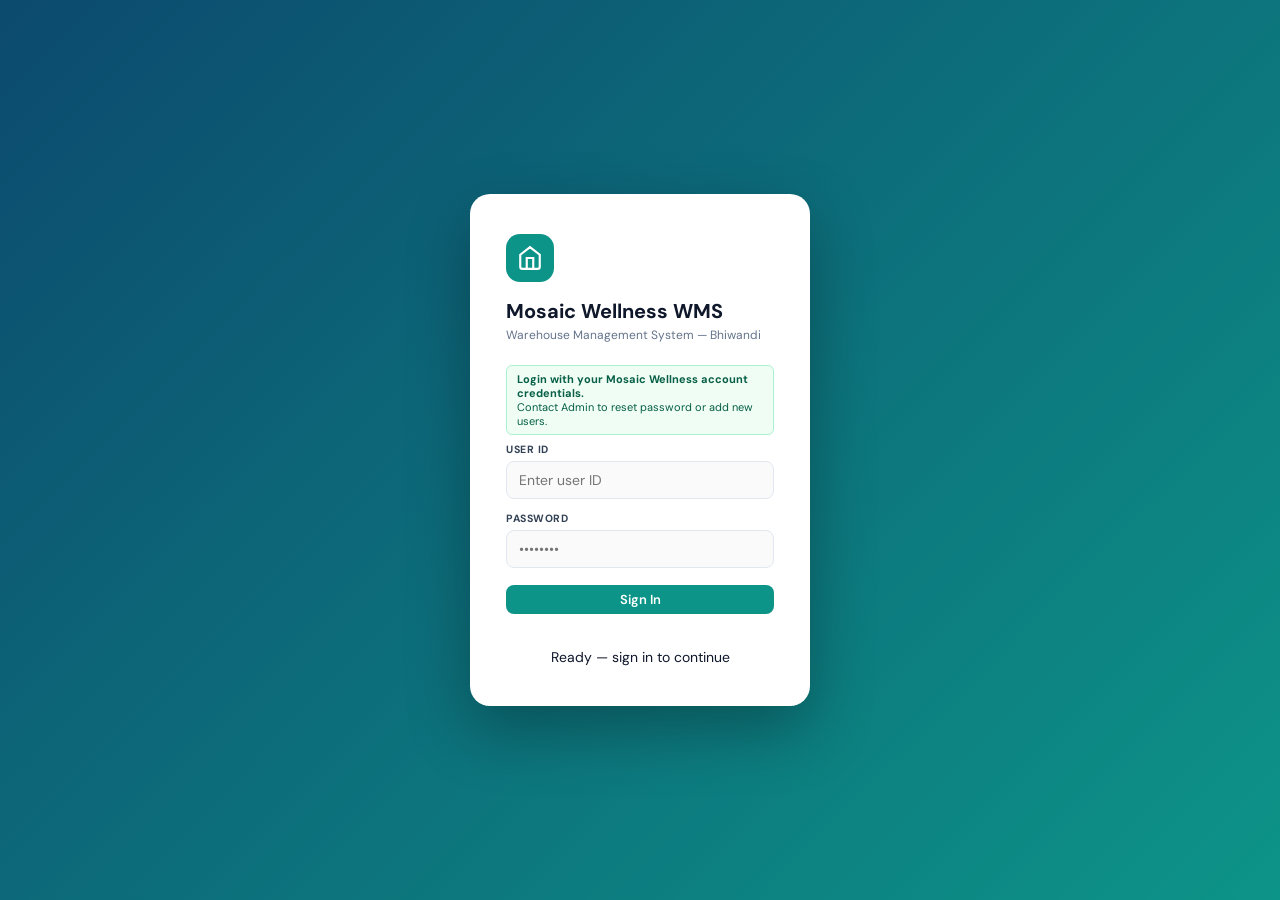
<file: index.html>
﻿<!DOCTYPE html>
<html lang="en">
<head>
<meta charset="UTF-8">
<meta name="viewport" content="width=device-width, initial-scale=1">
<title>Mosaic Wellness WMS — Bhiwandi</title>
<script>
let _xlsxLoaded=false,_xlsxCbs=[];
function ensureXLSX(fn){
  if(typeof XLSX!=='undefined'){fn();return;}
  _xlsxCbs.push(fn);
  if(_xlsxLoaded)return;
  _xlsxLoaded=true;
  const s=document.createElement('script');
  s.src='https://cdnjs.cloudflare.com/ajax/libs/xlsx/0.18.5/xlsx.full.min.js';
  s.onload=function(){_xlsxCbs.forEach(c=>c());_xlsxCbs=[];};
  document.head.appendChild(s);
}
</script>
<style>
@import url('https://fonts.googleapis.com/css2?family=DM+Sans:wght@300;400;500;600;700&family=DM+Mono:wght@400;500&display=swap');
*{box-sizing:border-box;margin:0;padding:0}
:root{
  --teal:#0d9488;--teal-l:#ccfbf1;--teal-d:#134e4a;
  --indigo:#4f46e5;--indigo-l:#e0e7ff;--indigo-d:#312e81;
  --amber:#d97706;--amber-l:#fef3c7;--amber-d:#78350f;
  --red:#dc2626;--red-l:#fee2e2;--red-d:#7f1d1d;
  --green:#059669;--green-l:#d1fae5;--green-d:#064e3b;
  --purple:#7c3aed;--purple-l:#ede9fe;--purple-d:#4c1d95;
  --slate:#0f172a;--slate2:#1e293b;--slate3:#334155;--slate4:#64748b;--slate5:#94a3b8;--slate6:#cbd5e1;
  --surface:#f8fafc;--card:#fff;--border:#e2e8f0;
  --sh:0 1px 3px rgba(15,23,42,.07),0 1px 2px rgba(15,23,42,.05);
}
body{font-family:'DM Sans',sans-serif;background:var(--surface);color:var(--slate);font-size:14px;min-height:100vh}

/* LOGIN */
#loginOverlay{position:fixed;inset:0;display:flex;align-items:center;justify-content:center;background:linear-gradient(135deg,#0c4a6e 0%,#0d9488 100%);z-index:999}
.login-box{background:#fff;border-radius:20px;padding:40px 36px;width:340px;box-shadow:0 24px 64px rgba(0,0,0,.3)}
.login-logo{width:48px;height:48px;background:var(--teal);border-radius:14px;display:flex;align-items:center;justify-content:center;margin-bottom:16px}
.login-logo svg{width:26px;height:26px;stroke:#fff;stroke-width:2;fill:none}
.login-box h1{font-size:20px;font-weight:700;margin-bottom:3px}
.login-box p{font-size:12px;color:var(--slate4);margin-bottom:22px}
.fg{margin-bottom:13px}
.fg label{display:block;font-size:10.5px;font-weight:700;color:var(--slate3);margin-bottom:5px;text-transform:uppercase;letter-spacing:.5px}
.fg input{width:100%;padding:9px 12px;border:1.5px solid var(--border);border-radius:8px;font-family:'DM Sans',sans-serif;font-size:14px;color:var(--slate);background:#fafafa;transition:border .15s}
.fg input:focus{outline:none;border-color:var(--teal);background:#fff}
.login-err{color:var(--red);font-size:12px;font-weight:500;min-height:16px;margin-top:8px}

/* BUTTONS */
.btn{display:inline-flex;align-items:center;justify-content:center;gap:6px;padding:8px 15px;border-radius:8px;font-family:'DM Sans',sans-serif;font-size:13px;font-weight:600;cursor:pointer;border:none;transition:all .15s;white-space:nowrap;line-height:1}
.btn:disabled{opacity:.45;cursor:not-allowed}
.btn svg{width:14px;height:14px;stroke:currentColor;fill:none;stroke-width:2;stroke-linecap:round;stroke-linejoin:round;flex-shrink:0}
.btn-primary{background:var(--teal);color:#fff}.btn-primary:hover:not(:disabled){background:var(--teal-d)}
.btn-indigo{background:var(--indigo);color:#fff}.btn-indigo:hover:not(:disabled){background:var(--indigo-d)}
.btn-purple{background:var(--purple);color:#fff}.btn-purple:hover:not(:disabled){background:var(--purple-d)}
.btn-danger{background:var(--red-l);color:var(--red)}.btn-danger:hover:not(:disabled){background:#fecaca}
.btn-warn{background:var(--amber-l);color:var(--amber)}.btn-warn:hover:not(:disabled){background:#fde68a}
.btn-success{background:var(--green-l);color:var(--green)}.btn-success:hover:not(:disabled){background:#a7f3d0}
.btn-ghost{background:transparent;color:var(--slate3);border:1.5px solid var(--slate6)}.btn-ghost:hover:not(:disabled){background:var(--surface)}
.btn-full{width:100%}
.btn-sm{padding:6px 12px;font-size:12px}
.btn-xs{padding:4px 8px;font-size:11px;border-radius:6px}

/* SHELL */
#appShell{display:none;min-height:100vh}
.topbar{background:var(--slate2);height:56px;padding:0 20px;display:flex;align-items:center;justify-content:space-between;position:sticky;top:0;z-index:100;border-bottom:1px solid rgba(255,255,255,.06)}
.tb-brand{display:flex;align-items:center;gap:10px}
.tb-icon{width:32px;height:32px;background:var(--teal);border-radius:8px;display:flex;align-items:center;justify-content:center}
.tb-icon svg{width:17px;height:17px;stroke:#fff;stroke-width:2;fill:none}
.tb-name{font-size:15px;font-weight:700;color:#fff}
.tb-sub{font-size:10px;color:var(--slate5)}
.tb-right{display:flex;align-items:center;gap:10px}
.user-chip{display:flex;align-items:center;gap:7px;background:rgba(255,255,255,.07);border-radius:7px;padding:5px 11px}
.user-chip span{font-size:12px;color:var(--slate5);font-weight:500}
.avatar{width:26px;height:26px;border-radius:50%;background:var(--teal);display:flex;align-items:center;justify-content:center;font-size:11px;font-weight:700;color:#fff;flex-shrink:0}

/* LAYOUT */
.layout{display:grid;grid-template-columns:220px 1fr;min-height:calc(100vh - 56px)}
.sidebar{background:var(--slate2);padding:14px 0;position:sticky;top:56px;height:calc(100vh - 56px);overflow-y:auto;border-right:1px solid rgba(255,255,255,.04)}
.nav-section{padding:0 10px;margin-bottom:6px}
.nav-label{font-size:9.5px;font-weight:700;color:#475569;text-transform:uppercase;letter-spacing:.8px;padding:0 8px;margin-bottom:4px}
.nav-item{display:flex;align-items:center;gap:9px;padding:8px 11px;border-radius:7px;color:var(--slate5);font-size:13px;font-weight:500;cursor:pointer;transition:all .12s;margin-bottom:1px;user-select:none}
.nav-item:hover{background:rgba(255,255,255,.05);color:#e2e8f0}
.nav-item.active{background:rgba(13,148,136,.22);color:#5eead4}
.nav-item svg{width:15px;height:15px;stroke:currentColor;fill:none;stroke-width:2;stroke-linecap:round;stroke-linejoin:round;flex-shrink:0}
.main{padding:20px;overflow:auto}

/* STATS */
.stats-grid{display:grid;grid-template-columns:repeat(6,1fr);gap:12px;margin-bottom:20px}
.stats-grid-4{display:grid;grid-template-columns:repeat(4,1fr);gap:12px;margin-bottom:16px}
.stat-card{background:var(--card);border-radius:10px;padding:14px 14px;border:1px solid var(--border);box-shadow:var(--sh)}
.stat-card .sv{font-size:24px;font-weight:700;font-family:'DM Mono',monospace}
.stat-card .sl{font-size:10px;color:var(--slate4);font-weight:600;margin-top:3px;text-transform:uppercase;letter-spacing:.4px}
.stat-card.c-teal .sv{color:var(--teal)}
.stat-card.c-indigo .sv{color:var(--indigo)}
.stat-card.c-amber .sv{color:var(--amber)}
.stat-card.c-red .sv{color:var(--red)}
.stat-card.c-green .sv{color:var(--green)}
.stat-card.c-purple .sv{color:var(--purple)}

/* CARD */
.section{display:none}.section.active{display:block}
.card{background:var(--card);border-radius:12px;border:1px solid var(--border);box-shadow:var(--sh);overflow:hidden;margin-bottom:18px}
.card-header{padding:13px 18px;border-bottom:1px solid var(--border);display:flex;align-items:center;justify-content:space-between;background:#fafbfc;gap:10px;flex-wrap:wrap}
.card-title{font-size:14px;font-weight:700;color:var(--slate);display:flex;align-items:center;gap:7px}
.card-title svg{width:15px;height:15px;stroke:var(--teal);stroke-width:2;fill:none;stroke-linecap:round;stroke-linejoin:round}
.card-body{padding:16px 18px}
.card-actions{display:flex;gap:8px;align-items:center;flex-wrap:wrap}

/* FORM */
.form-grid{display:grid;grid-template-columns:repeat(4,1fr);gap:10px;margin-bottom:14px}
.form-grid-3{display:grid;grid-template-columns:repeat(3,1fr);gap:10px;margin-bottom:14px}
.form-grid-2{display:grid;grid-template-columns:1fr 1fr;gap:10px;margin-bottom:14px}
.form-group{display:flex;flex-direction:column;gap:4px}
.form-group label{font-size:10.5px;font-weight:700;color:var(--slate3);text-transform:uppercase;letter-spacing:.5px}
.form-group input,.form-group select,.form-group textarea{padding:8px 11px;border:1.5px solid var(--border);border-radius:7px;font-family:'DM Sans',sans-serif;font-size:13px;color:var(--slate);background:#fafafa;transition:border .15s}
.form-group input:focus,.form-group select:focus{outline:none;border-color:var(--teal);background:#fff}
.form-group input[readonly]{background:var(--surface);color:var(--slate4);cursor:default}
.cc-input-counted{border-color:var(--teal)!important;background:#f0fdfa!important}
.sb-ok{background:var(--green-l);color:var(--green-d)}
.sb-diff{background:var(--red-l);color:var(--red-d)}
.help-text{font-size:10px;color:var(--slate5);margin-top:2px}

/* TABLE */
.tbl-wrap{overflow-x:auto}
table{width:100%;border-collapse:collapse;font-size:12.5px}
thead tr{background:#f8fafc}
thead th{padding:9px 12px;text-align:left;font-size:9.5px;font-weight:700;color:var(--slate4);text-transform:uppercase;letter-spacing:.5px;border-bottom:1px solid var(--border);white-space:nowrap}
tbody tr{border-bottom:1px solid var(--border);transition:background .1s}
tbody tr:last-child{border-bottom:none}
tbody tr:hover{background:#f8fafc}
tbody td{padding:8px 12px;color:var(--slate);vertical-align:middle}
.bin-badge{display:inline-block;background:var(--teal-l);color:var(--teal-d);font-weight:700;font-size:11px;padding:2px 8px;border-radius:5px;font-family:'DM Mono',monospace}
.sku-badge{display:inline-block;background:var(--indigo-l);color:var(--indigo-d);font-weight:600;font-size:10px;padding:2px 7px;border-radius:5px;font-family:'DM Mono',monospace;max-width:190px;overflow:hidden;text-overflow:ellipsis;white-space:nowrap;vertical-align:middle}
.status-badge{display:inline-block;font-size:10px;font-weight:600;padding:3px 9px;border-radius:20px;white-space:nowrap}
.sb-empty{background:#d1fae5;color:#065f46}
.sb-occupied{background:#fee2e2;color:#991b1b}
.sb-reserved{background:var(--amber-l);color:var(--amber-d)}
.sb-ok{background:var(--green-l);color:var(--green-d)}
.sb-diff{background:var(--red-l);color:var(--red-d)}
.sb-a{background:#dbeafe;color:#1e40af}
.sb-b{background:#fce7f3;color:#9d174d}
.sb-c{background:#f3e8ff;color:#6b21a8}
.sb-draft{background:#f1f5f9;color:#475569}

/* UPLOAD */
.upload-zone{border:2px dashed var(--slate6);border-radius:12px;padding:22px 20px;text-align:center;cursor:pointer;transition:all .2s;background:#fafcff;margin-bottom:14px}
.upload-zone:hover,.upload-zone.drag{border-color:var(--teal);background:var(--teal-l)}
.upload-zone svg{width:30px;height:30px;stroke:var(--slate5);stroke-width:1.5;fill:none;margin-bottom:8px}
.upload-zone.drag svg{stroke:var(--teal)}
.upload-zone p{font-size:13px;color:var(--slate4);margin-bottom:3px}
.upload-zone p strong{color:var(--teal)}
.upload-zone small{font-size:11px;color:var(--slate5)}

/* NOTICE */
.notice{padding:10px 14px;border-radius:8px;font-size:12.5px;font-weight:500;margin-bottom:12px;display:flex;align-items:flex-start;gap:8px;border:1px solid}
.notice svg{width:14px;height:14px;stroke:currentColor;fill:none;stroke-width:2;flex-shrink:0;margin-top:1px}
.notice.info{background:var(--indigo-l);color:var(--indigo);border-color:#c7d2fe}
.notice.success{background:var(--green-l);color:var(--green-d);border-color:#a7f3d0}
.notice.warn{background:var(--amber-l);color:var(--amber-d);border-color:#fde68a}
.notice.danger{background:var(--red-l);color:var(--red-d);border-color:#fecaca}

/* CHIPS */
.chip-row{display:flex;gap:8px;flex-wrap:wrap;margin-bottom:12px}
.chip{padding:3px 12px;border-radius:20px;font-size:12px;font-weight:600}
.chip-total{background:#dbeafe;color:#1e40af}
.chip-ok{background:var(--green-l);color:var(--green-d)}
.chip-warn{background:var(--amber-l);color:var(--amber-d)}
.chip-err{background:var(--red-l);color:var(--red-d)}
.chip-purple{background:var(--purple-l);color:var(--purple-d)}

/* MODE TABS */
.mode-tabs{display:flex;background:var(--surface);border-radius:9px;padding:3px;gap:2px;border:1px solid var(--border);margin-bottom:16px;width:fit-content}
.mode-tab{padding:7px 18px;border-radius:7px;font-size:13px;font-weight:600;cursor:pointer;color:var(--slate4);transition:all .15s;user-select:none}
.mode-tab.active{background:#fff;color:var(--slate);box-shadow:var(--sh)}

/* PUTAWAY */
.putaway-row{background:#fafcff;border:1px solid var(--border);border-radius:8px;padding:12px 16px;margin-bottom:8px;display:flex;align-items:center;gap:12px;flex-wrap:wrap}
.putaway-bin{font-size:22px;font-weight:800;font-family:'DM Mono',monospace;color:var(--teal-d);min-width:110px}
.putaway-info{flex:1;min-width:200px}
.pi-sku{font-size:11px;font-family:'DM Mono',monospace;color:var(--indigo);font-weight:600}
.pi-name{font-size:13px;font-weight:600;color:var(--slate)}
.pi-detail{font-size:11px;color:var(--slate4);margin-top:2px}
.putaway-qty{text-align:right;min-width:80px}
.pq-num{font-size:20px;font-weight:700;font-family:'DM Mono',monospace;color:var(--slate)}
.pq-label{font-size:10px;color:var(--slate5);font-weight:500}
.putaway-breakdown{background:var(--surface);border:1px solid var(--border);border-radius:6px;padding:8px 12px;font-size:11px;min-width:160px}

/* MODAL */
.modal-overlay{position:fixed;inset:0;background:rgba(15,23,42,.55);z-index:500;display:none;align-items:center;justify-content:center;padding:20px}
.modal-overlay.open{display:flex}
.modal{background:#fff;border-radius:16px;width:100%;max-width:700px;box-shadow:0 24px 64px rgba(0,0,0,.2);overflow:hidden;max-height:90vh;display:flex;flex-direction:column}
.modal-header{padding:18px 20px 14px;border-bottom:1px solid var(--border);display:flex;align-items:center;justify-content:space-between;flex-shrink:0}
.modal-title{font-size:15px;font-weight:700;color:var(--slate);display:flex;align-items:center;gap:8px}
.modal-title svg{width:16px;height:16px;stroke:var(--teal);stroke-width:2;fill:none}
.modal-close{width:28px;height:28px;border-radius:6px;border:none;background:var(--surface);cursor:pointer;display:flex;align-items:center;justify-content:center;color:var(--slate4);font-size:16px;transition:background .12s}
.modal-close:hover{background:var(--border)}
.modal-body{padding:20px;overflow-y:auto;flex:1}
.modal-footer{padding:14px 20px;border-top:1px solid var(--border);display:flex;gap:8px;justify-content:flex-end;flex-shrink:0}

/* PROGRESS */
.prog-wrap{background:var(--border);border-radius:4px;height:8px;overflow:hidden;margin-top:6px}
.prog-bar{height:100%;border-radius:4px;transition:width .4s}
.prog-teal{background:var(--teal)}
.prog-amber{background:var(--amber)}
.prog-red{background:var(--red)}

/* BIN GRID */
.bin-map{display:flex;flex-direction:column;gap:8px}
.bin-line{display:grid;grid-template-columns:112px 1fr;border:1px solid var(--border);border-radius:8px;background:#fff;overflow:hidden}
.bin-line-head{display:flex;flex-direction:column;justify-content:center;gap:4px;background:#f8fafc;border-right:1px solid var(--border);padding:8px;font-size:10px;font-weight:700;color:var(--slate4);min-height:46px}
.bin-line-title{font-size:13px;font-weight:800;color:var(--slate)}
.bin-line-grid{display:grid;grid-template-columns:repeat(auto-fill,minmax(68px,1fr));gap:5px;padding:8px}
.bin-grid{display:grid;grid-template-columns:repeat(auto-fill,minmax(80px,1fr));gap:6px;padding:4px}
.bin-cell{border-radius:6px;padding:6px 4px;text-align:center;font-size:9px;font-weight:700;font-family:'DM Mono',monospace;cursor:default;border:1px solid transparent}
.bin-cell.bc-empty{background:var(--green-l);color:var(--green-d);border-color:#a7f3d0}
.bin-cell.bc-occupied{background:var(--red-l);color:var(--red-d);border-color:#fecaca}
.bin-cell.bc-reserved{background:var(--amber-l);color:var(--amber-d);border-color:#fde68a}
.bin-cell-id{font-size:8px;display:block;margin-top:1px;overflow:hidden;text-overflow:ellipsis;white-space:nowrap}

/* MISC */
.empty-row td{text-align:center;padding:28px;color:var(--slate5);font-size:12px;font-style:italic}
.loading-row td{text-align:center;padding:28px;color:var(--slate5);font-size:12px}
.tbl-input{width:100%;padding:4px 7px;border:1.5px solid transparent;border-radius:5px;font-size:12px;font-family:'DM Sans',sans-serif;background:transparent;color:var(--slate);transition:border .12s}
.tbl-input:focus{outline:none;border-color:var(--teal);background:#fff}
.section-divider{font-size:11px;font-weight:700;color:var(--slate4);text-transform:uppercase;letter-spacing:.5px;margin:16px 0 8px;padding-bottom:6px;border-bottom:1px solid var(--border)}
.highlight-row{background:#f0fdf4!important}
.err-row td{background:#fff5f5!important}
/* v5 additions */
.sb-add{background:var(--green-l);color:var(--green-d)}
.sb-remove{background:var(--red-l);color:var(--red-d)}
.date-input-sm{border:1px solid var(--border);border-radius:5px;padding:3px 5px;font-size:11px;width:130px;font-family:'DM Sans',sans-serif}
.date-input-sm.missing{border-color:var(--amber)}
.batch-hint{font-size:10px;color:var(--teal);font-weight:600;margin-top:2px}
/* v7: Global refresh/flush styles */
.btn-flush{background:#fff3cd;color:#856404;border:1.5px solid #ffc107}.btn-flush:hover:not(:disabled){background:#ffc107;color:#fff}
.toast-container{position:fixed;bottom:24px;right:24px;z-index:9999;display:flex;flex-direction:column;gap:8px;pointer-events:none}
.toast{background:var(--slate2);color:#fff;padding:10px 18px;border-radius:10px;font-size:13px;font-weight:500;box-shadow:0 4px 20px rgba(0,0,0,.25);opacity:0;transform:translateY(10px);transition:all .25s;pointer-events:none;display:flex;align-items:center;gap:8px;max-width:360px}
.toast.show{opacity:1;transform:translateY(0)}
.toast.t-success{border-left:4px solid var(--green)}
.toast.t-warn{border-left:4px solid var(--amber)}
.toast.t-error{border-left:4px solid var(--red)}
.toast.t-info{border-left:4px solid var(--teal)}
.refresh-spin{animation:spin .6s linear infinite}
@keyframes spin{to{transform:rotate(360deg)}}
.pager{display:flex;align-items:center;gap:8px;padding:10px 18px;border-top:1px solid var(--border);background:#fafbfc;font-size:12px;color:var(--slate4)}
.pager-info{flex:1;font-weight:500}
.pager-btn{padding:5px 14px;border-radius:6px;border:1.5px solid var(--border);background:#fff;color:var(--slate3);font-size:12px;font-weight:600;cursor:pointer}
.pager-btn:disabled{opacity:.35;cursor:not-allowed}
.pager-btn:not(:disabled):hover{background:var(--teal);color:#fff;border-color:var(--teal)}
/* ── Processing Overlay ── */
#procOverlay{position:fixed;inset:0;background:rgba(15,23,42,.55);z-index:9000;display:none;align-items:center;justify-content:center}
#procOverlay.visible{display:flex}
.proc-box{background:#fff;border-radius:16px;padding:32px 40px;text-align:center;max-width:320px;width:90%;box-shadow:0 20px 60px rgba(0,0,0,.25)}
.proc-spinner{width:40px;height:40px;border:3px solid #e2e8f0;border-top-color:#0d9488;border-radius:50%;animation:proc-spin .8s linear infinite;margin:0 auto 16px}
@keyframes proc-spin{to{transform:rotate(360deg)}}
#procMsg{font-size:15px;font-weight:600;color:#0f172a;margin-bottom:6px}
#procSubMsg{font-size:12px;color:#64748b;min-height:16px}
</style>
</head>
<body>
<!-- ══ Processing Overlay ══ -->
<div id="procOverlay">
  <div class="proc-box">
    <div class="proc-spinner"></div>
    <div id="procMsg">Processing…</div>
    <div id="procSubMsg"></div>
  </div>
</div>

<!-- LOGIN -->
<div id="loginOverlay">
  <div class="login-box">
    <div class="login-logo"><svg viewBox="0 0 24 24"><path d="M3 9l9-7 9 7v11a2 2 0 01-2 2H5a2 2 0 01-2-2z"/><polyline points="9 22 9 12 15 12 15 22"/></svg></div>
    <h1>Mosaic Wellness WMS</h1>
    <p>Warehouse Management System — Bhiwandi</p>
    <div style="background:#f0fdf4;border:1px solid #a7f3d0;border-radius:6px;padding:6px 10px;font-size:11px;color:#065f46;margin-bottom:8px;text-align:left">
      <b>Login with your Mosaic Wellness account credentials.</b><br>
      Contact Admin to reset password or add new users.
    </div>
    <div class="fg"><label>User ID</label><input id="loginUser" placeholder="Enter user ID" autocomplete="username"></div>
    <div class="fg"><label>Password</label><input id="loginPass" type="password" placeholder="••••••••" onkeydown="if(event.key==='Enter'){event.preventDefault();doLogin();}"></div>
    <button class="btn btn-primary btn-full" onclick="doLogin()" style="margin-top:4px">Sign In</button>
    <div id="loginErr" class="login-err"></div>
    <div id="loginStatus" class="login-status" style="text-align:center;margin-top:10px"></div>
  </div>
</div>

<!-- APP -->
<div id="appShell">
  <header class="topbar">
    <div class="tb-brand">
      <div class="tb-icon"><svg viewBox="0 0 24 24"><path d="M3 9l9-7 9 7v11a2 2 0 01-2 2H5a2 2 0 01-2-2z"/><polyline points="9 22 9 12 15 12 15 22"/></svg></div>
      <div><div class="tb-name">Mosaic Wellness WMS</div><div class="tb-sub">Warehouse Management System</div></div>
    </div>
    <div class="tb-right">
      <div class="user-chip"><div class="avatar" id="avatarEl">?</div><span id="loginName">—</span></div>
      <button class="btn btn-primary btn-sm" onclick="globalRefresh()" id="globalRefreshBtn" title="Reload data from Google Sheet into browser (does not fetch new Uniware email — use Sync Now for that)">
        <svg viewBox="0 0 24 24" id="refreshIcon"><path d="M1 4v6h6"/><path d="M23 20v-6h-6"/><path d="M20.49 9A9 9 0 005.64 5.64L1 10M23 14l-4.64 4.36A9 9 0 013.51 15"/></svg>Refresh
      </button>
      <div class="sync-badge" onclick="openSyncModal()" title="Click for Sync options: Force Re-import · Restore Backup · Sync Now" style="cursor:pointer">
        <div class="sync-dot s-never" id="syncDot"></div>
        <div class="sync-text" id="syncLabel">Uniware ▾</div>
      </div>
      <button class="btn btn-ghost btn-sm" onclick="document.getElementById('gasModal').classList.add('open')" title="Connect to Google Sheet">⚙ Sheet</button>
      <button class="btn btn-danger btn-sm" onclick="location.reload()">Exit</button>
    </div>
  </header>

  <!-- Offline indicator banner -->
  <div class="offline-banner" id="offlineBanner">
    ⚠ No connection to Google Sheet — working offline. Data will sync when reconnected. &nbsp;<button onclick="document.getElementById('offlineBanner').classList.remove('show');_pingFailCount=0;" style="background:none;border:1px solid #fef3c7;border-radius:4px;color:#fef3c7;cursor:pointer;padding:2px 8px;font-size:11px;margin-left:8px">Dismiss</button>
  </div>

  <div class="layout">
    <nav class="sidebar">
      <div class="nav-section" data-section-group="OVERVIEW">
        <div class="nav-label">Overview</div>
        <div class="nav-item active" onclick="showSection('dashboard',this)">
          <svg viewBox="0 0 24 24"><rect x="3" y="3" width="7" height="7"/><rect x="14" y="3" width="7" height="7"/><rect x="3" y="14" width="7" height="7"/><rect x="14" y="14" width="7" height="7"/></svg>Dashboard
        </div>
      </div>
      <div class="nav-section" data-section-group="INBOUND">
        <div class="nav-label">Inbound</div>
        <div class="nav-item" onclick="showSection('grn',this);initGRNSection()">
          <svg viewBox="0 0 24 24"><path d="M1 3h15v13H1zM16 8h4l3 3v5h-7V8z"/><circle cx="5.5" cy="18.5" r="2.5"/><circle cx="18.5" cy="18.5" r="2.5"/></svg>GRN Entry
        </div>
        <div class="nav-item" onclick="showSection('grnList',this);renderGRNList()">
          <svg viewBox="0 0 24 24"><path d="M9 5H7a2 2 0 00-2 2v12a2 2 0 002 2h10a2 2 0 002-2V7a2 2 0 00-2-2h-2"/><rect x="9" y="3" width="6" height="4" rx="2"/><line x1="9" y1="12" x2="15" y2="12"/><line x1="9" y1="16" x2="15" y2="16"/></svg>GRN History
        </div>
        <div class="nav-item" onclick="showSection('putaway',this);loadPutawayFromSheet()">
          <svg viewBox="0 0 24 24"><path d="M21 16V8a2 2 0 00-1-1.73l-7-4a2 2 0 00-2 0l-7 4A2 2 0 003 8v8a2 2 0 001 1.73l7 4a2 2 0 002 0l7-4A2 2 0 0021 16z"/></svg>Putaway Plan
        </div>
      </div>
      <div class="nav-section" data-section-group="INVENTORY">
        <div class="nav-label">Inventory</div>
        <div class="nav-item" onclick="showSection('dump',this)">
          <svg viewBox="0 0 24 24"><path d="M14 2H6a2 2 0 00-2 2v16a2 2 0 002 2h12a2 2 0 002-2V8z"/><polyline points="14 2 14 8 20 8"/><line x1="12" y1="18" x2="12" y2="12"/></svg>Inventory Dump
        </div>
        <div class="nav-item" onclick="showSection('gatepass',this);renderGatepassTable();renderGatepassSummary()">
          <svg viewBox="0 0 24 24"><path d="M9 11l3 3L22 4"/><path d="M21 12v7a2 2 0 01-2 2H5a2 2 0 01-2-2V5a2 2 0 012-2h11"/></svg>Gatepass Upload
        </div>
        <div class="nav-item" onclick="showSection('bins',this);renderBinTable()">
          <svg viewBox="0 0 24 24"><rect x="2" y="3" width="20" height="14" rx="2"/><path d="M8 21h8M12 17v4"/></svg>Bin Status
        </div>
        <div class="nav-item" onclick="showSection('skumaster',this);renderSKUTable()">
          <svg viewBox="0 0 24 24"><path d="M9 5H7a2 2 0 00-2 2v12a2 2 0 002 2h10a2 2 0 002-2V7a2 2 0 00-2-2h-2"/><rect x="9" y="3" width="6" height="4" rx="2"/></svg>SKU Master
        </div>
      </div>
      <div class="nav-section" data-section-group="OPERATIONS">
        <div class="nav-label">Operations</div>
        <div class="nav-item" onclick="showSection('currentinventory',this);initCurrentInventory()">
          <svg viewBox="0 0 24 24"><rect x="3" y="3" width="18" height="14" rx="2"/><path d="M3 9h18M3 14h18M8 9v9M16 9v9"/></svg>Current Inventory
        </div>
        <div class="nav-item" onclick="showSection('cyclecount',this);initCycleCount()">
          <svg viewBox="0 0 24 24"><path d="M1 4v6h6"/><path d="M23 20v-6h-6"/><path d="M20.49 9A9 9 0 005.64 5.64L1 10M23 14l-4.64 4.36A9 9 0 013.51 15"/></svg>Cycle Count
        </div>
        <div class="nav-item" onclick="showSection('adjustment',this);initAdjustment()">
          <svg viewBox="0 0 24 24"><polyline points="17 1 21 5 17 9"/><path d="M3 11V9a4 4 0 014-4h14"/><polyline points="7 23 3 19 7 15"/><path d="M21 13v2a4 4 0 01-4 4H3"/></svg>Adjustment Log
        </div>
      </div>
      <div class="nav-section" data-section-group="PLANNING">
        <div class="nav-label">Planning</div>
        <div class="nav-item" onclick="showSection('fsnReplen',this);initFSNReplen()">
          <svg viewBox="0 0 24 24"><path d="M12 2L2 7l10 5 10-5-10-5z"/><path d="M2 17l10 5 10-5"/><path d="M2 12l10 5 10-5"/></svg>FSN Replenishment
        </div>
        <div class="nav-item" onclick="showSection('binConsolidate',this);initBinConsolidate()">
          <svg viewBox="0 0 24 24"><path d="M8 6h13M8 12h13M8 18h13M3 6h.01M3 12h.01M3 18h.01"/></svg>Bin Consolidation
        </div>
        <div class="nav-item" onclick="showSection('expiryWatch',this);initExpiryWatch()">
          <svg viewBox="0 0 24 24"><circle cx="12" cy="12" r="10"/><polyline points="12 6 12 12 16 14"/></svg>Expiry Watch
        </div>
      </div>
      <div class="nav-section" data-section-group="REPORTS">
        <div class="nav-label">Reports</div>
        <div class="nav-item" onclick="showSection('diffcheck',this)">
          <svg viewBox="0 0 24 24"><polyline points="22 12 18 12 15 21 9 3 6 12 2 12"/></svg>Uniwire Diff Check
        </div>
      </div>
    </nav>

    <main class="main">

      <!-- ═══ DASHBOARD ═══ -->
      <section class="section active" id="s-dashboard">
        <div class="stats-grid">
          <div class="stat-card c-teal"><div class="sv" id="db-total">—</div><div class="sl">Total Bins</div></div>
          <div class="stat-card c-green"><div class="sv" id="db-empty">—</div><div class="sl">Empty Bins</div></div>
          <div class="stat-card c-red"><div class="sv" id="db-occ">—</div><div class="sl">Occupied</div></div>
          <div class="stat-card c-amber"><div class="sv" id="db-res">—</div><div class="sl">Reserved</div></div>
          <div class="stat-card c-indigo"><div class="sv" id="db-sku">—</div><div class="sl">SKUs in Master</div></div>
          <div class="stat-card c-purple"><div class="sv" id="db-grns">—</div><div class="sl">Total GRNs</div></div>
        </div>
        <div class="stats-grid-4" style="margin-bottom:16px">
          <div class="stat-card c-amber" style="grid-column:1/-1"><div class="sv" id="db-gp" style="font-size:16px">—</div><div class="sl">Gatepass Blocked Stock</div></div>
        </div>

        <!-- Inventory Level cards -->
        <div class="stats-grid-4" id="db-invCards">
          <div class="stat-card c-teal"><div class="sv" id="db-invTotal">—</div><div class="sl">Total Inventory (Units)</div></div>
          <div class="stat-card c-green"><div class="sv" id="db-invGood">—</div><div class="sl">Good Stock</div></div>
          <div class="stat-card c-red"><div class="sv" id="db-invDamage">—</div><div class="sl">Damage Stock</div></div>
          <div class="stat-card c-indigo"><div class="sv" id="db-invSKUs">—</div><div class="sl">Active SKUs (in stock)</div></div>
        </div>

        <div style="display:grid;grid-template-columns:1fr 1fr;gap:18px">
          <!-- Occupancy -->
          <div class="card">
            <div class="card-header">
              <div class="card-title"><svg viewBox="0 0 24 24"><circle cx="12" cy="12" r="10"/><path d="M12 8v4l3 3"/></svg>Bin Occupancy</div>
              <button class="btn btn-ghost btn-sm" onclick="loadDashboard()">↻</button>
            </div>
            <div class="card-body">
              <div style="display:flex;flex-direction:column;gap:12px">
                <div><div style="display:flex;justify-content:space-between;font-size:12px;font-weight:600;margin-bottom:4px"><span style="color:var(--red)">● Occupied</span><span id="occ-pct">—</span></div><div class="prog-wrap"><div class="prog-bar prog-red" id="occ-bar" style="width:0%"></div></div></div>
                <div><div style="display:flex;justify-content:space-between;font-size:12px;font-weight:600;margin-bottom:4px"><span style="color:var(--amber)">● Reserved</span><span id="res-pct">—</span></div><div class="prog-wrap"><div class="prog-bar prog-amber" id="res-bar" style="width:0%"></div></div></div>
                <div><div style="display:flex;justify-content:space-between;font-size:12px;font-weight:600;margin-bottom:4px"><span style="color:var(--teal)">● Available</span><span id="avail-pct">—</span></div><div class="prog-wrap"><div class="prog-bar prog-teal" id="avail-bar" style="width:0%"></div></div></div>
              </div>
              <!-- Class breakdown -->
              <div style="margin-top:16px">
                <div class="section-divider">Bins by FSN Class</div>
                <div id="classBreakdown" style="display:flex;gap:8px;flex-wrap:wrap"></div>
              </div>
            </div>
          </div>

          <!-- Bin Wise Utilization -->
          <div class="card">
            <div class="card-header">
              <div class="card-title"><svg viewBox="0 0 24 24"><rect x="3" y="3" width="7" height="7"/><rect x="14" y="3" width="7" height="7"/><rect x="3" y="14" width="7" height="7"/><rect x="14" y="14" width="7" height="7"/></svg>Bin Utilization Map</div>
              <div style="display:flex;gap:8px;align-items:center;font-size:11px">
                <span style="background:var(--green-l);color:var(--green-d);padding:2px 7px;border-radius:4px;font-weight:600">Empty</span>
                <span style="background:var(--red-l);color:var(--red-d);padding:2px 7px;border-radius:4px;font-weight:600">Occupied</span>
                <span style="background:var(--amber-l);color:var(--amber-d);padding:2px 7px;border-radius:4px;font-weight:600">Reserved</span>
              </div>
            </div>
            <div style="max-height:420px;overflow-y:auto;padding:8px">
              <div class="bin-map" id="binUtilGrid"></div>
            </div>
          </div>
        </div>

        <!-- Current Inventory Level by SKU -->
        <div class="card">
          <div class="card-header">
            <div class="card-title"><svg viewBox="0 0 24 24"><line x1="8" y1="6" x2="21" y2="6"/><line x1="8" y1="12" x2="21" y2="12"/><line x1="8" y1="18" x2="21" y2="18"/></svg>Current Inventory Level</div>
            <div class="card-actions">
              <input id="dbInvSearch" placeholder="Search SKU…" oninput="renderDashboardInventory()" style="padding:6px 10px;border:1.5px solid var(--border);border-radius:7px;font-size:12px;width:200px">
            </div>
          </div>
          <div class="tbl-wrap">
            <table>
              <thead><tr><th>SKU Code</th><th>SKU Name</th><th style="text-align:right">Good Qty</th><th style="text-align:right">Damage Qty</th><th style="text-align:right">Total Qty</th><th>Bins Used</th><th>Expiry Status</th></tr></thead>
              <tbody id="dbInvBody"><tr class="empty-row"><td colspan="6">Upload inventory dump to see stock levels</td></tr></tbody>
            </table>
          </div>
        </div>

        <!-- Recent GRNs -->
        <div class="card">
          <div class="card-header">
            <div class="card-title"><svg viewBox="0 0 24 24"><path d="M1 3h15v13H1zM16 8h4l3 3v5h-7V8z"/></svg>Recent GRN Activity</div>
            <button class="btn btn-ghost btn-sm" onclick="showSection('grnList',document.querySelectorAll('.nav-item')[2]);renderGRNList()">View All →</button>
          </div>
          <div id="recentGRN" class="tbl-wrap" style="padding:0"><p style="padding:20px;color:var(--slate5);font-size:12px">No GRN entries yet.</p></div>
        </div>
      </section>

      <!-- ═══ GRN ENTRY ═══ -->
      <section class="section" id="s-grn">
        <div id="grnResult" style="display:none;margin-bottom:14px"></div>

        <!-- Mode Tabs -->
        <div class="mode-tabs">
          <div class="mode-tab active" onclick="setGRNMode('manual',this)">✏️ Manual Entry</div>
          <div class="mode-tab" onclick="setGRNMode('upload',this)">📂 Excel Upload</div>
        </div>

        <!-- Header -->
        <div class="card">
          <div class="card-header"><div class="card-title"><svg viewBox="0 0 24 24"><path d="M1 3h15v13H1zM16 8h4l3 3v5h-7V8z"/></svg>GRN Header</div></div>
          <div class="card-body">
            <div class="form-grid">
              <div class="form-group"><label>GRN Number</label><input id="grnNo" readonly style="background:var(--surface);color:var(--slate4)"></div>
              <div class="form-group"><label>Date</label><input id="grnDate" type="date"></div>
              <div class="form-group"><label>Supplier / Party</label><input id="grnSupplier" placeholder="Supplier name"></div>
              <div class="form-group"><label>Vehicle No</label><input id="grnVehicle" placeholder="Vehicle number"></div>
            </div>
          </div>
        </div>

        <!-- Excel Upload (hidden in manual mode) -->
        <div class="card" id="grnUploadCard" style="display:none">
          <div class="card-header">
            <div class="card-title"><svg viewBox="0 0 24 24"><path d="M21 15v4a2 2 0 01-2 2H5a2 2 0 01-2-2v-4"/><polyline points="17 8 12 3 7 8"/><line x1="12" y1="3" x2="12" y2="15"/></svg>Upload GRN Excel</div>
            <button class="btn btn-ghost btn-sm" onclick="ensureXLSX(downloadGRNTemplate)">⬇ Template</button>
          </div>
          <div class="card-body">
            <div class="notice info"><svg viewBox="0 0 24 24"><circle cx="12" cy="12" r="10"/><line x1="12" y1="8" x2="12" y2="12"/><line x1="12" y1="16" x2="12.01" y2="16"/></svg>Expected columns: <b>SKU Code, Batch, Qty, Box/Pallet, Case Pack, Classification</b> (SKU Name auto-filled from master)</div>
            <div class="upload-zone" id="grnUploadZone" onclick="document.getElementById('grnExcelFile').click()" ondragover="event.preventDefault();this.classList.add('drag')" ondragleave="this.classList.remove('drag')" ondrop="handleGRNExcelDrop(event)">
              <svg viewBox="0 0 24 24"><path d="M14 2H6a2 2 0 00-2 2v16a2 2 0 002 2h12a2 2 0 002-2V8z"/><polyline points="14 2 14 8 20 8"/><line x1="12" y1="18" x2="12" y2="12"/></svg>
              <p><strong>Click to upload GRN Excel</strong> or drag & drop</p>
              <small>.xlsx / .xls / .csv</small>
            </div>
            <input type="file" id="grnExcelFile" accept=".xlsx,.xls,.csv" style="display:none" onchange="parseGRNExcel(event)">
            <div id="grnExcelMsg" style="font-size:12px;color:var(--slate4);margin-top:4px"></div>
          </div>
        </div>

        <!-- Manual Add Line (hidden in upload mode) -->
        <div class="card" id="grnManualCard">
          <div class="card-header"><div class="card-title"><svg viewBox="0 0 24 24"><path d="M21 16V8a2 2 0 00-1-1.73l-7-4a2 2 0 00-2 0l-7 4A2 2 0 003 8v8a2 2 0 001 1.73l7 4a2 2 0 002 0l7-4A2 2 0 0021 16z"/></svg>Add SKU Line</div></div>
          <div class="card-body">
            <div class="form-grid">
              <div class="form-group">
                <label>SKU Code</label>
                <input id="grnSKU" placeholder="Type or scan SKU" oninput="lookupSKU()">
              </div>
              <div class="form-group"><label>SKU Name</label><input id="grnSKUName" placeholder="Auto-filled" readonly></div>
              <div class="form-group"><label>Batch No</label><input id="grnBatch" placeholder="Batch number"></div>
              <div class="form-group"><label>Total Quantity (Units)</label><input id="grnQty" type="number" placeholder="e.g. 1000" min="1" oninput="calcBreakdown()"></div>
              <div class="form-group">
                <label>Case Pack <small style="color:var(--amber);font-weight:600" id="cpHint"></small></label>
                <input id="grnCasePack" type="number" placeholder="Units per box" min="1" oninput="calcBreakdown()">
                <span class="help-text">How many units fit in 1 box</span>
              </div>
              <div class="form-group">
                <label>Box / Pallet <small style="color:var(--amber);font-weight:600" id="bpHint"></small></label>
                <input id="grnBoxPallet" type="number" placeholder="Boxes per pallet/shelf" min="1" oninput="calcBreakdown()">
                <span class="help-text">How many boxes fit on 1 shelf/pallet</span>
              </div>
              <div class="form-group"><label>Classification</label>
                <select id="grnClass">
                  <option value="">— Select —</option>
                  <option value="A">A (Fast Moving)</option>
                  <option value="B">B (Medium)</option>
                  <option value="C">C (Slow Moving)</option>
                </select>
              </div>
              <div class="form-group" style="justify-content:flex-end"><label>&nbsp;</label>
                <button class="btn btn-primary" onclick="addGRNLine()">+ Add Line</button>
              </div>
            </div>
            <!-- Live calculation preview -->
            <div id="calcPreview" style="display:none;background:var(--surface);border:1px solid var(--border);border-radius:8px;padding:10px 14px;font-size:12px;margin-top:-4px">
              <div style="font-weight:700;color:var(--slate3);margin-bottom:6px;font-size:11px;text-transform:uppercase;letter-spacing:.5px">📦 Allocation Preview</div>
              <div id="calcText" style="color:var(--slate);line-height:1.8"></div>
            </div>
            <div id="grnLookupMsg" style="font-size:12px;color:var(--red);font-weight:500;min-height:14px;margin-top:6px"></div>
          </div>
        </div>

        <!-- Lines Table -->
        <div class="card">
          <div class="card-header">
            <div class="card-title"><svg viewBox="0 0 24 24"><line x1="8" y1="6" x2="21" y2="6"/><line x1="8" y1="12" x2="21" y2="12"/><line x1="8" y1="18" x2="21" y2="18"/></svg>GRN Lines</div>
            <div class="card-actions">
              <span id="grnLineCount" style="font-size:11px;color:var(--slate4)">0 lines</span>
              <button class="btn btn-ghost btn-xs" onclick="clearGRNLines()" id="grnClearBtn" style="display:none">✕ Clear</button>
            </div>
          </div>
          <div class="tbl-wrap">
            <table>
              <thead><tr><th>#</th><th>SKU Code</th><th>SKU Name</th><th>Batch</th><th style="text-align:right">Total Qty</th><th style="text-align:right">Full Boxes</th><th style="text-align:right">Loose Units</th><th style="text-align:right">Total Boxes</th><th style="text-align:center">Pallets Needed</th><th>Class</th><th></th></tr></thead>
              <tbody id="grnBody"><tr class="empty-row"><td colspan="11">No lines added yet</td></tr></tbody>
            </table>
          </div>
          <div style="padding:14px 18px;border-top:1px solid var(--border);display:flex;gap:8px;flex-wrap:wrap">
            <button class="btn btn-primary" onclick="saveGRN()">
              <svg viewBox="0 0 24 24"><path d="M19 21H5a2 2 0 01-2-2V5a2 2 0 012-2h11l5 5v11a2 2 0 01-2 2z"/><polyline points="17 21 17 13 7 13 7 21"/></svg>Save GRN
            </button>
            <button class="btn btn-indigo" onclick="generatePutaway()">
              <svg viewBox="0 0 24 24"><path d="M21 16V8a2 2 0 00-1-1.73l-7-4a2 2 0 00-2 0l-7 4A2 2 0 003 8v8a2 2 0 001 1.73l7 4a2 2 0 002 0l7-4A2 2 0 0021 16z"/></svg>Generate Putaway
            </button>
              <button class="btn btn-danger btn-sm" onclick="cancelGRNAndReleaseBins()" title="Cancel GRN — releases Reserved bins back to Empty">✕ Cancel GRN</button>
            <button class="btn btn-ghost" onclick="printPalletLabels()">🏷️ Pallet Labels</button>
          </div>
        </div>
      </section>

      <!-- ═══ GRN HISTORY ═══ -->
      <section class="section" id="s-grnList">
        <div class="card">
          <div class="card-header">
            <div class="card-title"><svg viewBox="0 0 24 24"><path d="M9 5H7a2 2 0 00-2 2v12a2 2 0 002 2h10a2 2 0 002-2V7a2 2 0 00-2-2h-2"/><rect x="9" y="3" width="6" height="4" rx="2"/></svg>All GRN Entries</div>
            <div class="card-actions">
              <input id="grnListSearch" placeholder="Search GRN / Supplier…" oninput="renderGRNList()" style="padding:6px 10px;border:1.5px solid var(--border);border-radius:7px;font-size:12px;width:220px">
              <button class="btn btn-ghost btn-sm" onclick="renderGRNList()">↻ Refresh</button>
            </div>
          </div>
          <div class="tbl-wrap">
            <table>
              <thead><tr><th>GRN No</th><th>Date</th><th>Supplier</th><th>Vehicle</th><th style="text-align:center">Lines</th><th style="text-align:right">Total Qty</th><th>Created By</th><th>Actions</th></tr></thead>
              <tbody id="grnListBody"><tr class="empty-row"><td colspan="8">No GRN entries yet</td></tr></tbody>
            </table>
          </div>
        </div>
      </section>

      <!-- ═══ PUTAWAY PLAN ═══ -->
      <section class="section" id="s-putaway">
        <div class="card">
          <div class="card-header">
            <div class="card-title"><svg viewBox="0 0 24 24"><path d="M21 16V8a2 2 0 00-1-1.73l-7-4a2 2 0 00-2 0l-7 4A2 2 0 003 8v8a2 2 0 001 1.73l7 4a2 2 0 002 0l7-4A2 2 0 0021 16z"/></svg>Putaway Plan</div>
            <div class="card-actions">
              <span id="putawayGRN" style="font-size:12px;color:var(--teal);font-weight:700"></span>
              <button class="btn btn-danger btn-sm" onclick="cancelGRNAndReleaseBins()" title="Cancel GRN — releases all Reserved bins back to Empty">✕ Cancel GRN</button>
              <button class="btn btn-ghost btn-sm" onclick="printPutawayPlan()">🖨️ Print Plan</button>
              <button class="btn btn-ghost btn-sm" onclick="printPalletLabels()">🏷️ Labels</button>
              <button class="btn btn-success btn-sm" onclick="confirmAllPutaway_()" title="Mark all pallets as placed — bins become Occupied">✅ Confirm All Done</button>
            </div>
          </div>
          <div class="card-body">
            <div id="putawayNotice"></div>
            <div id="putawayRows"></div>
          </div>
        </div>
      </section>

      <!-- ═══ INVENTORY DUMP ═══ -->
      <section class="section" id="s-dump">
        <div class="card">
          <div class="card-header">
            <div class="card-title"><svg viewBox="0 0 24 24"><path d="M14 2H6a2 2 0 00-2 2v16a2 2 0 002 2h12a2 2 0 002-2V8z"/><polyline points="14 2 14 8 20 8"/></svg>Upload Daily Inventory Dump</div>
            <div class="card-actions">
              <button class="btn btn-flush btn-sm admin-only" onclick="flushData('INVENTORY_DUMP','dump')" title="Delete all data rows from Inventory Dump sheet">🗑 Flush</button>
              <button class="btn btn-ghost btn-sm" onclick="refreshTab('dump')">↻ Refresh</button>
              <button class="btn btn-ghost btn-sm" onclick="ensureXLSX(downloadDumpTemplate)">⬇ Template</button>
              <button class="btn btn-indigo btn-sm" onclick="ensureXLSX(exportDumpXLSX)">Export</button>
            </div>
          </div>
          <div class="card-body">
            <div class="notice info"><svg viewBox="0 0 24 24"><circle cx="12" cy="12" r="10"/><line x1="12" y1="8" x2="12" y2="12"/><line x1="12" y1="16" x2="12.01" y2="16"/></svg>Upload your daily inventory dump. System will <b>auto-update Bin Status</b> based on Bin column. Expected columns: <b>SKU Code, SKU Name, Batch, Bin, Qty, Stock Type</b></div>
            <div class="upload-zone" onclick="document.getElementById('dumpFile').click()" ondragover="event.preventDefault();this.classList.add('drag')" ondragleave="this.classList.remove('drag')" ondrop="handleDumpDrop(event)">
              <svg viewBox="0 0 24 24"><path d="M14 2H6a2 2 0 00-2 2v16a2 2 0 002 2h12a2 2 0 002-2V8z"/><polyline points="14 2 14 8 20 8"/><line x1="12" y1="18" x2="12" y2="12"/></svg>
              <p><strong>Click to upload</strong> or drag & drop inventory dump</p>
              <small>.xlsx / .xls / .csv — uploads update bin occupancy automatically</small>
            </div>
            <input type="file" id="dumpFile" accept=".xlsx,.xls,.csv" style="display:none" onchange="parseDumpFile(event)">
            <div id="dumpMsg" style="font-size:12px;color:var(--slate4);margin-top:6px"></div>
            <div class="chip-row" id="dumpSummary"></div>
            <div id="dumpBinUpdateNotice"></div>
          </div>
          <div class="card-header" style="border-top:1px solid var(--border)">
            <div class="card-title">Inventory Rows</div>
            <div class="card-actions">
              <input id="dumpSearch" placeholder="Search SKU / Batch / Bin" oninput="renderDumpTable()" style="padding:6px 10px;border:1.5px solid var(--border);border-radius:7px;font-size:12px;width:220px">
              <select id="dumpTypeFilter" onchange="renderDumpTable()" style="padding:6px 10px;border:1.5px solid var(--border);border-radius:7px;font-size:12px">
                <option value="">All Types</option>
                <option value="GOOD">Good</option>
                <option value="DAMAGE">Damage</option>
              </select>
            </div>
          </div>
          <div class="tbl-wrap">
            <table>
              <thead><tr><th>SKU Code</th><th>SKU Name</th><th>Batch</th><th>Bin</th><th>Stock Type</th><th style="text-align:right">Qty</th></tr></thead>
              <tbody id="dumpBody"><tr class="empty-row"><td colspan="6">Upload inventory dump to view</td></tr></tbody>
            </table>
          </div>
        </div>
      </section>

      <!-- ═══ BIN STATUS ═══ -->
      <section class="section" id="s-bins">
        <div class="card">
          <div class="card-header">
            <div class="card-title"><svg viewBox="0 0 24 24"><rect x="2" y="3" width="20" height="14" rx="2"/><path d="M8 21h8M12 17v4"/></svg>Bin Master</div>
            <div class="card-actions">
              <input id="binSearch" placeholder="Search bin / class" oninput="renderBinTable()" style="padding:6px 10px;border:1.5px solid var(--border);border-radius:7px;font-size:12px;width:160px">
              <select id="binStatusFilter" onchange="renderBinTable()" style="padding:6px 10px;border:1.5px solid var(--border);border-radius:7px;font-size:12px">
                <option value="">All Status</option>
                <option value="Empty">Empty</option>
                <option value="Occupied">Occupied</option>
                <option value="Reserved">Reserved</option>
                <option value="Blocked">🚫 Blocked</option>
              </select>
              <select id="binClassFilter" onchange="renderBinTable()" style="padding:6px 10px;border:1.5px solid var(--border);border-radius:7px;font-size:12px">
                <option value="">All Classes</option>
                <option value="A">Class A</option>
                <option value="B">Class B</option>
                <option value="C">Class C</option>
              </select>
              <button class="btn btn-flush btn-sm admin-only" onclick="flushData('BIN_MASTER_WMS','bins')" title="Delete all data rows from Bin Master sheet">🗑 Flush</button>
              <button class="btn btn-ghost btn-sm" onclick="refreshTab('bins')">↻ Refresh</button>
              <button class="btn btn-ghost btn-sm" onclick="openAddBinModal()">+ Add Bin</button>
              <button class="btn btn-ghost btn-sm" onclick="ensureXLSX(downloadBinTemplate)">⬇ Template</button>
              <button class="btn btn-warn btn-sm" onclick="document.getElementById('binUploadFile').click()">⬆ Bulk Upload</button>
              <input type="file" id="binUploadFile" accept=".xlsx,.xls,.csv" style="display:none" onchange="parseBinUpload(event)">
              <button class="btn btn-indigo btn-sm" onclick="ensureXLSX(exportBinXLSX)">Export</button>
            </div>
          </div>
          <div class="card-body" style="padding-bottom:0">
            <div id="binUploadResult" style="display:none;margin-bottom:8px"></div>
            <div class="chip-row" id="binSummaryChips"></div>
          </div>
          <div class="tbl-wrap">
            <table>
              <thead><tr><th>Bin ID</th><th>Row</th><th>Col</th><th>Brand Zone</th><th>FSN</th><th>SKU in Bin</th><th>Status</th><th>Change</th></tr></thead>
              <tbody id="binBody"><tr class="empty-row"><td colspan="7">Loading…</td></tr></tbody>
            </table>
          </div>
        </div>
      </section>

      <!-- ═══ SKU MASTER ═══ -->
      <section class="section" id="s-skumaster">
        <div class="card">
          <div class="card-header">
            <div class="card-title"><svg viewBox="0 0 24 24"><path d="M9 5H7a2 2 0 00-2 2v12a2 2 0 002 2h10a2 2 0 002-2V7a2 2 0 00-2-2h-2"/><rect x="9" y="3" width="6" height="4" rx="2"/></svg>SKU Master</div>
            <div class="card-actions">
              <input id="skuSearch" placeholder="Search SKU / name" oninput="renderSKUTable()" style="padding:6px 10px;border:1.5px solid var(--border);border-radius:7px;font-size:12px;width:200px">
              <button class="btn btn-flush btn-sm admin-only" onclick="flushData('SKU_MASTER','skumaster')" title="Delete all data rows from SKU Master sheet">🗑 Flush</button>
              <button class="btn btn-ghost btn-sm" onclick="refreshTab('skumaster')">↻ Refresh</button>
              <button class="btn btn-ghost btn-sm" onclick="openAddSKUModal()">+ Add SKU</button>
              <button class="btn btn-ghost btn-sm" onclick="ensureXLSX(downloadSKUTemplate)">⬇ Template</button>
              <button class="btn btn-warn btn-sm" onclick="document.getElementById('skuUploadFile').click()">⬆ Bulk Upload</button>
              <input type="file" id="skuUploadFile" accept=".xlsx,.xls,.csv" style="display:none" onchange="parseSKUUpload(event)">
              <button class="btn btn-indigo btn-sm" onclick="ensureXLSX(exportSKUXLSX)">Export</button>
            </div>
          </div>
          <div style="padding:8px 18px 0" id="skuUploadResult" style="display:none"></div>
          <div class="tbl-wrap">
            <table>
              <thead><tr><th>SKU Code</th><th>SKU Name</th><th>Brand</th><th style="text-align:center">Case Pack<br><small style="font-weight:400;text-transform:none">(units/box)</small></th><th style="text-align:center">Box/Pallet<br><small style="font-weight:400;text-transform:none">(boxes/shelf)</small></th><th>Class</th><th></th></tr></thead>
              <tbody id="skuBody"><tr class="empty-row"><td colspan="6">Loading SKU master…</td></tr></tbody>
            </table>
          </div>
        </div>
      </section>

      <!-- ═══ UNIWIRE DIFF ═══ -->
      <section class="section" id="s-diffcheck">
        <div class="card">
          <div class="card-header">
            <div class="card-title">
              <svg viewBox="0 0 24 24"><polyline points="22 12 18 12 15 21 9 3 6 12 2 12"/></svg>
              Uniware Diff Check
            </div>
            <div class="card-actions">
              <select class="tbl-input" id="diffFilterSelect" onchange="renderDiffTable()" style="font-size:11px;padding:4px 8px;border-radius:6px;border:1px solid var(--border)">
                <option value="DIFF">Mismatches Only</option>
                <option value="ALL">Show All</option>
                <option value="SHORT">Short Only</option>
                <option value="EXCESS">Excess Only</option>
              </select>
              <button class="btn btn-ghost btn-sm" onclick="runDiffFromCCLog()" title="Compare CC Log physical counts vs current inventory — no upload needed">⚡ From CC Log</button>
              <button class="btn btn-ghost btn-sm" onclick="ensureXLSX(downloadDiffTemplate)">⬇ Template</button>
              <button class="btn btn-indigo btn-sm" onclick="ensureXLSX(exportDiffXLSX)">Export XLSX</button>
            </div>
          </div>
          <div class="card-body">
            <div class="notice info" style="margin-bottom:10px">
              <svg viewBox="0 0 24 24"><circle cx="12" cy="12" r="10"/><line x1="12" y1="8" x2="12" y2="12"/><line x1="12" y1="16" x2="12.01" y2="16"/></svg>
              <div><b>Two ways:</b> (1) <b>⚡ From CC Log</b> — auto-compares your physical cycle counts vs current dump. No upload. (2) <b>Upload</b> the same Shelfwise CSV from email. Shows only SHORT/EXCESS by default.</div>
            </div>
            <div class="upload-zone" onclick="document.getElementById('diffFile').click()" ondragover="event.preventDefault();this.classList.add('drag')" ondragleave="this.classList.remove('drag')" ondrop="handleDiffDrop(event)">
              <svg viewBox="0 0 24 24"><path d="M14 2H6a2 2 0 00-2 2v16a2 2 0 002 2h12a2 2 0 002-2V8z"/><polyline points="14 2 14 8 20 8"/></svg>
              <p><strong>Upload Shelfwise CSV</strong> (same file from Uniware email) or drag & drop</p>
              <small>.csv · .xlsx · .xls — same format as the email attachment</small>
            </div>
            <input type="file" id="diffFile" accept=".xlsx,.xls,.csv" style="display:none" onchange="parseDiffFile(event)">
            <div id="diffMsg" style="font-size:12px;color:var(--slate4);margin-top:6px"></div>
            <div class="chip-row" id="diffSummary"></div>
          </div>
          <div class="tbl-wrap">
            <table>
              <thead><tr>
                <th>Bin / Shelf</th><th>SKU Code</th><th>SKU Name</th><th>Batch</th><th>Type</th>
                <th style="text-align:right">Physical Qty</th>
                <th style="text-align:right">WMS Qty</th>
                <th style="text-align:right">Raw Diff</th>
                <th style="text-align:right;color:var(--amber)">GP Pending</th>
                <th style="text-align:right">Net Variance</th>
                <th>Status</th><th>Count Date</th>
              </tr></thead>
              <tbody id="diffBody"><tr class="empty-row"><td colspan="10">Run ⚡ From CC Log or upload Shelfwise file to compare</td></tr></tbody>
            </table>
          </div>
        </div>
      </section>


      <!-- ═══ GATEPASS UPLOAD ═══ -->
      <section class="section" id="s-gatepass">
        <div class="card">
          <div class="card-header">
            <div class="card-title"><svg viewBox="0 0 24 24"><path d="M9 11l3 3L22 4"/><path d="M21 12v7a2 2 0 01-2 2H5a2 2 0 01-2-2V5a2 2 0 012-2h11"/></svg>Gatepass Upload</div>
            <div class="card-actions">
              <button class="btn btn-flush btn-sm admin-only" onclick="flushData('GATEPASS','gatepass')" title="Delete all rows from Gatepass sheet (keeps header)">🗑 Flush Sheet</button>
              <button class="btn btn-ghost btn-sm" onclick="refreshTab('gatepass')">↻ Refresh</button>
              <button class="btn btn-ghost btn-sm" onclick="ensureXLSX(downloadGatepassTemplate)">⬇ Template</button>
              <button class="btn btn-danger btn-sm" onclick="clearGatepasses()">✕ Clear Local</button>
              <button class="btn btn-indigo btn-sm" onclick="ensureXLSX(exportGatepassXLSX)">Export</button>
            </div>
          </div>
          <div class="card-body">
            <div class="notice info"><svg viewBox="0 0 24 24"><circle cx="12" cy="12" r="10"/><line x1="12" y1="8" x2="12" y2="12"/><line x1="12" y1="16" x2="12.01" y2="16"/></svg>Upload gatepass files with blocked/held stock. Each upload <b>appends</b> to existing records (does not replace). Columns: <b>Gatepass No, Date, SKU Code, SKU Name, Bin/Shelf, Qty, Reason</b></div>
            <div class="upload-zone" onclick="document.getElementById('gpFile').click()" ondragover="event.preventDefault();this.classList.add('drag')" ondragleave="this.classList.remove('drag')" ondrop="handleGpDrop(event)">
              <svg viewBox="0 0 24 24"><path d="M14 2H6a2 2 0 00-2 2v16a2 2 0 002 2h12a2 2 0 002-2V8z"/><polyline points="14 2 14 8 20 8"/><line x1="12" y1="18" x2="12" y2="12"/></svg>
              <p><strong>Click to upload Gatepass Excel</strong> or drag & drop</p>
              <small>.xlsx / .xls / .csv — multiple uploads accumulate</small>
            </div>
            <input type="file" id="gpFile" accept=".xlsx,.xls,.csv" style="display:none" onchange="parseGatepassFile(event)">
            <div id="gpMsg" style="font-size:12px;color:var(--slate4);margin-top:6px"></div>
            <div class="chip-row" id="gpSummary"></div>
          </div>
          <div class="card-header" style="border-top:1px solid var(--border)">
            <div class="card-title">Gatepass Records</div>
            <div class="card-actions">
              <input id="gpSearch" placeholder="Search GP / SKU / Bin…" oninput="renderGatepassTable()" style="padding:6px 10px;border:1.5px solid var(--border);border-radius:7px;font-size:12px;width:220px">
            </div>
          </div>
          <div class="tbl-wrap">
            <table>
              <thead><tr><th>Gatepass No</th><th>Date</th><th>SKU Code</th><th>SKU Name</th><th>Bin / Shelf</th><th style="text-align:right">Qty</th><th>Reason</th></tr></thead>
              <tbody id="gpBody"><tr class="empty-row"><td colspan="7">Upload gatepass file to view records</td></tr></tbody>
            </table>
          </div>
        </div>
      </section>

      <!-- ═══ CURRENT INVENTORY ═══ -->
      <section class="section" id="s-currentinventory">
        <div class="card">
          <div class="card-header">
            <div class="card-title">
              <svg viewBox="0 0 24 24"><rect x="3" y="3" width="18" height="14" rx="2"/><path d="M3 9h18M3 14h18"/></svg>
              Current Inventory
              <span id="ciLastSync" style="font-size:10px;color:var(--slate4);font-weight:400;margin-left:8px"></span>
            </div>
            <div class="card-actions">
              <input id="ciSearch" placeholder="Search SKU / Bin / Batch…" oninput="renderCurrentInventory()" style="padding:6px 10px;border:1.5px solid var(--border);border-radius:7px;font-size:12px;width:220px">
              <select id="ciBinFilter" onchange="renderCurrentInventory()" style="padding:6px 10px;border:1.5px solid var(--border);border-radius:7px;font-size:12px">
                <option value="">All Bins</option>
              </select>
              <select id="ciTypeFilter" onchange="renderCurrentInventory()" style="padding:6px 10px;border:1.5px solid var(--border);border-radius:7px;font-size:12px">
                <option value="">All Types</option>
                <option value="GOOD">GOOD</option>
                <option value="DAMAGE">DAMAGE</option>
                <option value="BLOCKED">BLOCKED</option>
              </select>
              <button class="btn btn-flush btn-sm admin-only" onclick="flushData('CURRENT_INVENTORY','currentinventory')" title="Delete all rows from Current Inventory sheet">🗑 Flush Sheet</button>
              <button class="btn btn-ghost btn-sm" onclick="refreshTab('currentinventory')">↻ Refresh</button>
              <button class="btn btn-primary btn-sm" onclick="doSyncCurrentInventory()" title="Rebuild Current Inventory sheet from INVENTORY_DUMP. Run after every Uniware sync.">☁ Sync Inventory</button>
              <button class="btn btn-ghost btn-sm" onclick="ensureXLSX(exportCurrentInventoryXLSX)">⬇ Export</button>
              <button class="btn btn-warn btn-sm admin-only" onclick="openAmendStockModal()" title="Admin: manually amend stock qty for a specific bin/SKU">✎ Amend Stock</button>
            </div>
          </div>
          <div class="card-body" style="padding-bottom:0">
            <div class="notice info" id="ciNotice">
              <svg viewBox="0 0 24 24"><circle cx="12" cy="12" r="10"/><line x1="12" y1="8" x2="12" y2="12"/><line x1="12" y1="16" x2="12.01" y2="16"/></svg>
              This view shows your <b>latest inventory state</b> aggregated at Bin + SKU + Batch level.
              Click <b>Sync Inventory</b> to push latest data to the <code>CURRENT_INVENTORY</code> Google Sheet.
              GP Block Qty is shown per shelf (not per SKU).
            </div>
            <div class="chip-row" id="ciSummary"></div>
          </div>
          <div class="tbl-wrap">
            <table>
              <thead><tr>
                <th>Bin / Shelf</th><th>SKU Code</th><th>SKU Name</th><th>Batch No</th>
                <th>MFG Date</th><th>EXP Date</th><th>MRP</th><th>Stock Type</th>
                <th style="text-align:right">System Qty</th>
                <th style="text-align:right">GP Block Qty</th>
                <th style="text-align:right">Net Available</th>
              </tr></thead>
              <tbody id="ciBody"><tr class="empty-row"><td colspan="11">Upload inventory dump to populate — then click "Sync Inventory"</td></tr></tbody>
            </table>
          </div>
        </div>
      </section>

      <!-- ═══ CYCLE COUNT ═══ -->
      <section class="section" id="s-cyclecount">
        <div id="ccResult" style="display:none;margin-bottom:14px"></div>

        <!-- Search + Session Stats -->
        <div style="display:grid;grid-template-columns:1fr 1fr;gap:18px;margin-bottom:18px">
          <div class="card">
            <div class="card-header"><div class="card-title"><svg viewBox="0 0 24 24"><circle cx="11" cy="11" r="8"/><line x1="21" y1="21" x2="16.65" y2="16.65"/></svg>Search Shelf</div></div>
            <div class="card-body">
              <div class="notice info" style="margin-bottom:10px"><svg viewBox="0 0 24 24"><circle cx="12" cy="12" r="10"/><line x1="12" y1="8" x2="12" y2="12"/><line x1="12" y1="16" x2="12.01" y2="16"/></svg>Search by Shelf/Bin. System shows existing inventory with MFG/EXP dates, batch info, and <b>shelf-level GP Block Qty</b>. Physical count ≠ excess if GP is pending.</div>
              <div class="form-group" style="margin-bottom:10px">
                <label>Shelf / Bin</label>
                <input id="cc_bin" list="cc_bin_list" placeholder="e.g. R1-C1-001" oninput="ccSearchByBin()" style="font-family:'DM Mono',monospace;font-weight:700">
                <datalist id="cc_bin_list"></datalist>
              </div>
              <div class="form-group">
                <label>SKU / Product</label>
                <input id="cc_sku" list="cc_sku_list" placeholder="SKU code or product name" oninput="ccSearchBySKU()">
                <datalist id="cc_sku_list"></datalist>
              </div>
              <div id="ccSearchMsg" style="font-size:12px;color:var(--amber);margin-top:6px;min-height:14px"></div>
              <div id="ccLoadingMsg" style="font-size:11px;color:var(--teal);margin-top:4px;display:none">⏳ Fetching live data from sheet…</div>
            </div>
          </div>
          <div class="card">
            <div class="card-header">
              <div class="card-title"><svg viewBox="0 0 24 24"><path d="M9 5H7a2 2 0 00-2 2v12a2 2 0 002 2h10a2 2 0 002-2V7a2 2 0 00-2-2h-2"/><rect x="9" y="3" width="6" height="4" rx="2"/></svg>Session Stats</div>
              <div class="card-actions">
                <button class="btn btn-flush btn-sm admin-only" onclick="flushData('CYCLE_COUNT_LOG','cyclecount')" title="Delete all rows from Cycle Count Log sheet">🗑 Flush Log</button>
                <button class="btn btn-ghost btn-sm" onclick="refreshTab('cyclecount')">↻ Refresh</button>
                <button class="btn btn-danger btn-sm admin-only" onclick="clearCCSessionFull()" title="Clears local view AND deletes from Google Sheet. Admin only.">🗑 Clear All</button>
                <button class="btn btn-ghost btn-sm" onclick="ensureXLSX(downloadCCTemplate)">⬇ Template</button>
                <button class="btn btn-ghost btn-sm" onclick="ensureXLSX(exportCCLogXLSX)">Export Log</button>
              </div>
            </div>
            <div class="card-body">
              <div style="display:grid;grid-template-columns:repeat(3,1fr);gap:8px">
                <div class="stat-card c-teal" style="padding:12px"><div class="sv" id="cc-counted" style="font-size:22px">0</div><div class="sl">Counted</div></div>
                <div class="stat-card c-green" style="padding:12px"><div class="sv" id="cc-match" style="font-size:22px">0</div><div class="sl">Match</div></div>
                <div class="stat-card c-red" style="padding:12px"><div class="sv" id="cc-diff" style="font-size:22px">0</div><div class="sl">Diff</div></div>
              </div>
            </div>
          </div>
        </div>

        <!-- Existing inventory on shelf -->
        <div class="card" id="ccLinesCard" style="display:none">
          <div class="card-header">
            <div class="card-title"><svg viewBox="0 0 24 24"><rect x="3" y="3" width="18" height="18" rx="2"/><line x1="3" y1="9" x2="21" y2="9"/><line x1="9" y1="21" x2="9" y2="9"/></svg>Inventory on Shelf: <span id="ccBinLabel" style="color:var(--teal);margin-left:6px"></span></div>
            <div class="card-actions">
              <button class="btn btn-primary btn-sm" onclick="saveCountLines()">💾 Save Count</button>
            </div>
          </div>
          <div class="tbl-wrap">
            <table>
              <thead><tr>
                <th>SKU Code</th><th>SKU Name</th><th>EAN</th><th>Batch No</th>
                <th>MFG Date</th><th>EXP Date</th><th>Stock Type</th>
                <th style="text-align:right">System Qty</th>
                <th style="text-align:right">GP Block</th>
                <th style="text-align:right;color:var(--teal)">Counted Qty ✏</th>
                <th style="text-align:right">Diff</th>
                <th>Remarks</th>
              </tr></thead>
              <tbody id="ccLinesBody"></tbody>
            </table>
          </div>
        </div>

        <!-- Add New Stock to empty/partial shelf -->
        <div class="card" id="ccAddStockCard" style="display:none">
          <div class="card-header">
            <div class="card-title" style="color:var(--green)"><svg viewBox="0 0 24 24"><circle cx="12" cy="12" r="10"/><line x1="12" y1="8" x2="12" y2="16"/><line x1="8" y1="12" x2="16" y2="12"/></svg>Add Stock to Shelf: <span id="ccAddBinLabel" style="color:var(--teal);margin-left:6px"></span></div>
            <div class="card-actions">
              <button class="btn btn-success btn-sm" onclick="saveNewStockOnShelf()">+ Add to Inventory</button>
            </div>
          </div>
          <div class="card-body">
            <div class="notice success" style="margin-bottom:14px"><svg viewBox="0 0 24 24"><path d="M22 11.08V12a10 10 0 11-5.93-9.14"/><polyline points="22 4 12 14.01 9 11.01"/></svg>No inventory found on this shelf — enter details to add new stock.</div>
            <div class="form-grid">
              <div class="form-group">
                <label>EAN / Barcode</label>
                <input id="ns_ean" placeholder="Scan or type EAN" oninput="ccLookupByEAN()">
              </div>
              <div class="form-group">
                <label>SKU Code</label>
                <input id="ns_skuCode" list="cc_sku_list" placeholder="SKU code" oninput="ccLookupBySKU()">
              </div>
              <div class="form-group" style="grid-column:span 2">
                <label>Product Name <span id="ns_nameHint" style="color:var(--teal);font-size:10px;font-weight:600"></span></label>
                <input id="ns_skuName" placeholder="Auto-filled from SKU master">
              </div>
              <div class="form-group">
                <label>Batch No</label>
                <input id="ns_batch" placeholder="Batch number" oninput="ccLookupBatchDates()">
                <span id="ns_batchHint" class="batch-hint"></span>
              </div>
              <div class="form-group">
                <label>MFG Date <span id="ns_mfgHint" style="color:var(--teal);font-size:10px"></span></label>
                <input id="ns_mfg" type="date">
              </div>
              <div class="form-group">
                <label>EXP Date <span id="ns_expHint" style="color:var(--teal);font-size:10px"></span></label>
                <input id="ns_exp" type="date">
              </div>
              <div class="form-group">
                <label>Quantity</label>
                <input id="ns_qty" type="number" min="1" placeholder="Units">
              </div>
              <div class="form-group">
                <label>Stock Type</label>
                <select id="ns_stockType">
                  <option value="GOOD">GOOD</option>
                  <option value="DAMAGE">DAMAGE</option>
                  <option value="BLOCKED">BLOCKED</option>
                </select>
              </div>
            </div>
            <div id="nsAddMsg" style="font-size:12px;color:var(--red);min-height:14px"></div>
          </div>
        </div>

        <!-- Other shelves with same SKU+Batch — pull to current shelf -->
        <div class="card" id="ccOtherShelvesCard" style="display:none">
          <div class="card-header">
            <div class="card-title"><svg viewBox="0 0 24 24"><polyline points="17 1 21 5 17 9"/><path d="M3 11V9a4 4 0 014-4h14"/><polyline points="7 23 3 19 7 15"/><path d="M21 13v2a4 4 0 01-4 4H3"/></svg>Same SKU+Batch on Other Shelves — Move to Current Shelf</div>
          </div>
          <div id="ccOtherShelvesBody" class="card-body" style="padding:0"></div>
        </div>

        <!-- Count Log -->
        <div class="card">
          <div class="card-header">
            <div class="card-title"><svg viewBox="0 0 24 24"><path d="M14 2H6a2 2 0 00-2 2v16a2 2 0 002 2h12a2 2 0 002-2V8z"/></svg>Count Log (This Session)</div>
          </div>
          <div class="tbl-wrap">
            <table>
              <thead><tr>
                <th>Date</th><th>Time</th><th>Bin</th><th>SKU Code</th><th>SKU Name</th><th>Batch</th>
                <th>MFG</th><th>EXP</th><th>Type</th>
                <th style="text-align:right">System</th><th style="text-align:right">Counted</th>
                <th style="text-align:right">Diff</th><th>Status</th><th>Remarks</th><th>By</th>
              </tr></thead>
              <tbody id="ccLogBody"><tr class="empty-row"><td colspan="15">No count entries yet</td></tr></tbody>
            </table>
          </div>
        </div>
      </section>

      <!-- ═══ ADJUSTMENT LOG ═══ -->
      <section class="section" id="s-adjustment">
        <div id="adjResult" style="display:none;margin-bottom:14px"></div>
        <div class="card">
          <div class="card-header">
            <div class="card-title"><svg viewBox="0 0 24 24"><polyline points="17 1 21 5 17 9"/><path d="M3 11V9a4 4 0 014-4h14"/><polyline points="7 23 3 19 7 15"/><path d="M21 13v2a4 4 0 01-4 4H3"/></svg>Adjustment Log</div>
            <div class="card-actions">
              <select id="adjActionFilter" onchange="renderAdjLog()" style="padding:6px 10px;border:1.5px solid var(--border);border-radius:7px;font-size:12px">
                <option value="">All Actions</option>
                <option value="ADD">ADD only</option>
                <option value="REMOVE">REMOVE only</option>
              </select>
              <input id="adjSearch" placeholder="Search SKU / Bin / Batch…" oninput="renderAdjLog()" style="padding:6px 10px;border:1.5px solid var(--border);border-radius:7px;font-size:12px;width:200px">
              <button class="btn btn-flush btn-sm admin-only" onclick="flushData('ADJUSTMENT_LOG','adjustment')" title="Delete all rows from Adjustment Log sheet (keeps header)">🗑 Flush Sheet</button>
              <button class="btn btn-ghost btn-sm" onclick="refreshTab('adjustment')">↻ Refresh</button>
              <button class="btn btn-ghost btn-sm" onclick="ensureXLSX(exportAdjLogXLSX)">⬇ Export</button>
              <button class="btn btn-indigo btn-sm" onclick="syncAdjLogToSheet()">☁ Sync to Sheet</button>
              <button class="btn btn-danger btn-sm admin-only" onclick="clearAdjLogFull()" title="Clears local view AND deletes from Google Sheet. Admin only.">🗑 Clear All</button>
            </div>
          </div>
          <div class="card-body" style="padding-bottom:0">
            <div class="notice info"><svg viewBox="0 0 24 24"><circle cx="12" cy="12" r="10"/><line x1="12" y1="8" x2="12" y2="12"/><line x1="12" y1="16" x2="12.01" y2="16"/></svg>Every <b>stock movement</b> (shelf transfer) and <b>new stock addition</b> is recorded here as separate entries. REMOVE = deducted from source shelf (negative qty). ADD = added to destination shelf (positive qty). Each transfer logs TWO rows: one REMOVE + one ADD.</div>
          </div>
          <div style="display:grid;grid-template-columns:repeat(4,1fr);gap:12px;padding:12px 18px">
            <div class="stat-card c-teal" style="padding:12px"><div class="sv" id="adj-total" style="font-size:22px">0</div><div class="sl">Total Movements</div></div>
            <div class="stat-card c-red" style="padding:12px"><div class="sv" id="adj-remove" style="font-size:22px">0</div><div class="sl">REMOVE Lines</div></div>
            <div class="stat-card c-green" style="padding:12px"><div class="sv" id="adj-add" style="font-size:22px">0</div><div class="sl">ADD Lines</div></div>
            <div class="stat-card c-indigo" style="padding:12px"><div class="sv" id="adj-skus" style="font-size:22px">0</div><div class="sl">SKUs Moved</div></div>
          </div>
          <div class="tbl-wrap">
            <table>
              <thead><tr>
                <th>Date</th><th>Time</th><th>Bin / Shelf</th>
                <th>SKU Code</th><th>SKU Name</th><th>Batch No</th>
                <th>MFG Date</th><th>EXP Date</th><th>Stock Type</th>
                <th style="text-align:right">Qty Moved</th>
                <th>Action</th><th>Reference</th><th>By</th>
              </tr></thead>
              <tbody id="adjLogBody"><tr class="empty-row"><td colspan="13">No adjustments yet — movements from Cycle Count appear here</td></tr></tbody>
            </table>
          </div>
        </div>
      </section>

       
      <!-- ═══ FSN REPLENISHMENT ═══ -->
      <section class="section" id="s-fsnReplen">
        <div class="stats-grid-4" style="margin-bottom:16px">
          <div class="stat-card c-red"><div class="sv" id="fsn-k-misplaced">—</div><div class="sl">Misplaced SKU Lines</div></div>
          <div class="stat-card c-amber"><div class="sv" id="fsn-k-down">—</div><div class="sl">A-Class to Bring Down</div></div>
          <div class="stat-card c-indigo"><div class="sv" id="fsn-k-up">—</div><div class="sl">B/C-Class to Move Up</div></div>
          <div class="stat-card c-green"><div class="sv" id="fsn-k-empty">—</div><div class="sl">Empty Class-A Bins Available</div></div>
        </div>

        <div class="card">
          <div class="card-header">
            <div class="card-title">
              <svg viewBox="0 0 24 24"><path d="M12 2L2 7l10 5 10-5-10-5z"/><path d="M2 17l10 5 10-5"/><path d="M2 12l10 5 10-5"/></svg>
              FSN Replenishment — From → To Plan
            </div>
            <div class="card-actions" style="display:flex; flex-wrap:wrap; gap:8px; align-items:center;">
              <select id="fsn-filter-brand" onchange="renderFSNTable()" style="padding:6px 10px;border:1.5px solid var(--border);border-radius:7px;font-size:12px">
                <option value="">All Brands</option>
                <option value="Bodywise">Bodywise</option>
                <option value="LittleJoys">LittleJoys</option>
                <option value="ManMatters">ManMatters</option>
              </select>
              <select id="fsn-filter-move" onchange="renderFSNTable()" style="padding:6px 10px;border:1.5px solid var(--border);border-radius:7px;font-size:12px">
                <option value="">All Move Types</option>
                <option value="BRING_DOWN">🟢 Bring Down (A-class)</option>
                <option value="MOVE_UP">🔴 Move Up (B/C-class)</option>
              </select>
              <select id="fsn-filter-cls" onchange="renderFSNTable()" style="padding:6px 10px;border:1.5px solid var(--border);border-radius:7px;font-size:12px">
                <option value="">All Classes</option>
                <option value="A">Class A</option>
                <option value="B">Class B</option>
                <option value="C">Class C</option>
              </select>
              <input id="fsn-search" placeholder="Search SKU / Bin / Batch…" oninput="renderFSNTable()" style="padding:6px 10px;border:1.5px solid var(--border);border-radius:7px;font-size:12px;width:200px">

              <div style="display:flex;align-items:center;gap:6px;background:var(--surface);border:1.5px solid var(--border);border-radius:7px;padding:4px 10px">
                <span style="font-size:11px;font-weight:600;color:var(--slate3)">Shelf Life %</span>
                <input type="number" id="fsn-sl-min" min="0" max="100" value="0" step="1" oninput="fsnSliderChange('min')" placeholder="Min" style="width:58px;padding:5px 6px;border:1px solid var(--border);border-radius:6px;font-size:12px">
                <span style="font-size:11px;color:var(--slate4)">to</span>
                <input type="number" id="fsn-sl-max" min="0" max="100" value="100" step="1" oninput="fsnSliderChange('max')" placeholder="Max" style="width:62px;padding:5px 6px;border:1px solid var(--border);border-radius:6px;font-size:12px">
                <span id="fsn-sl-range-label" style="font-size:12px;font-weight:700;color:var(--teal);min-width:32px">Any</span>
              </div>
              <span id="fsn-sl-hint" style="font-size:11px;color:var(--slate4)"></span>

              <button class="btn btn-success btn-sm" onclick="ensureXLSX(exportFSNXLSX)">
                <svg viewBox="0 0 24 24"><path d="M21 15v4a2 2 0 01-2 2H5a2 2 0 01-2-2v-4"/><polyline points="17 8 12 3 7 8"/><line x1="12" y1="3" x2="12" y2="15"/></svg> 
                Download XLSX
              </button>
              <button class="btn btn-ghost btn-sm" onclick="initFSNReplen()">↻ Refresh</button>
            </div>
          </div>

          <div id="fsn-notice" style="padding:0 18px;margin-top:8px"></div>

          <div class="tbl-wrap">
            <table>
              <thead>
                <tr>
                  <th>#</th>
                  <th>Move Type</th>
                  <th>Brand</th>
                  <th>SKU Code</th>
                  <th>SKU Name</th>
                  <th>Batch</th>
                  <th>EXP Date</th>
                  <th style="text-align:right">Shelf Life%</th>
                  <th>ABC</th>
                  <th style="text-align:right">Qty</th>
                  <th>📦 Current Bin</th>
                  <th>Current Class</th>
                  <th>✅ Suggested Bin</th>
                  <th>Reason</th>
                </tr>
              </thead>
              <tbody id="fsn-body">
                <tr class="empty-row">
                  <td colspan="14">Click ↻ Refresh to generate plan from current inventory</td>
                </tr>
              </tbody>
            </table>
          </div>

          <div style="padding:10px 18px;font-size:11px;color:var(--slate4);border-top:1px solid var(--border)">
            <b>Rules:</b> A-class SKU on Bin Class B/C → bring to Class A &nbsp;|&nbsp;
            B/C-class SKU on Class A bin → move up to Class B/C &nbsp;|&nbsp;
            Suggested bins are <b>empty bins only</b> within same brand zone.
            <br><b>Shelf Life%</b> = (EXP − Today) ÷ (EXP − MFG) × 100
          </div>
        </div>
      </section>

      <!-- ═══ BIN CONSOLIDATION ═══ -->
      <section class="section" id="s-binConsolidate">
        <div class="stats-grid-4" style="margin-bottom:16px">
          <div class="stat-card c-amber"><div class="sv" id="con-k-skus">—</div><div class="sl">SKUs with Loose Stock</div></div>
          <div class="stat-card c-red"><div class="sv" id="con-k-bins">—</div><div class="sl">Bins to Consolidate From</div></div>
          <div class="stat-card c-green"><div class="sv" id="con-k-qty">—</div><div class="sl">Total Loose Units</div></div>
          <div class="stat-card c-indigo"><div class="sv" id="con-k-moves">—</div><div class="sl">Move Suggestions</div></div>
        </div>

        <div class="card">
          <div class="card-header">
            <div class="card-title">
              <svg viewBox="0 0 24 24"><path d="M8 6h13M8 12h13M8 18h13M3 6h.01M3 12h.01M3 18h.01"/></svg>
              Bin Consolidation — Loose Stock → Max-Qty Bin
            </div>
            <div class="card-actions">
              <select id="con-filter-brand" onchange="renderConTable()" style="padding:6px 10px;border:1.5px solid var(--border);border-radius:7px;font-size:12px">
                <option value="">All Brands</option>
                <option value="Bodywise">Bodywise</option>
                <option value="LittleJoys">LittleJoys</option>
                <option value="ManMatters">ManMatters</option>
              </select>
              <select id="con-filter-cls" onchange="renderConTable()" style="padding:6px 10px;border:1.5px solid var(--border);border-radius:7px;font-size:12px">
                <option value="">All Classes</option>
                <option value="A">Class A</option>
                <option value="B">Class B</option>
                <option value="C">Class C</option>
              </select>
              <input id="con-search" placeholder="Search SKU / Bin / Batch…" oninput="renderConTable()" style="padding:6px 10px;border:1.5px solid var(--border);border-radius:7px;font-size:12px;width:200px">

              <button class="btn btn-success btn-sm" onclick="ensureXLSX(exportConXLSX)">
                <svg viewBox="0 0 24 24"><path d="M21 15v4a2 2 0 01-2 2H5a2 2 0 01-2-2v-4"/><polyline points="17 8 12 3 7 8"/><line x1="12" y1="3" x2="12" y2="15"/></svg> 
                Download XLSX
              </button>
              <button class="btn btn-ghost btn-sm" onclick="initBinConsolidate()">↻ Refresh</button>
            </div>
          </div>

          <div id="con-notice" style="padding:0 18px;margin-top:8px"></div>

          <div class="tbl-wrap">
            <table>
              <thead>
                <tr>
                  <th>#</th>
                  <th>Brand</th>
                  <th>SKU Code</th>
                  <th>SKU Name</th>
                  <th>ABC</th>
                  <th>Case Pack</th>
                  <th>Batch</th>
                  <th>📦 Pick FROM Bin</th>
                  <th style="text-align:right">Loose Qty</th>
                  <th>✅ Consolidate TO Bin</th>
                  <th style="text-align:right">Max Bin Qty</th>
                  <th style="text-align:right">Combined Qty</th>
                  <th>Total Bins</th>
                  <th>Reason</th>
                </tr>
              </thead>
              <tbody id="con-body">
                <tr class="empty-row">
                  <td colspan="14">Click ↻ Refresh to generate consolidation plan from current inventory</td>
                </tr>
              </tbody>
            </table>
          </div>

          <div style="padding:10px 18px;font-size:11px;color:var(--slate4);border-top:1px solid var(--border)">
            <b>Logic:</b> Loose = bin qty &lt; Case Pack for that SKU &nbsp;|&nbsp;
            Consolidate TO = bin with highest qty for same SKU &nbsp;|&nbsp;
            Only GOOD inventory • BAD/DAMAGE/BLOCKED excluded • Batch-aware
          </div>
        </div>
      </section>

      <!-- ═══ EXPIRY WATCH ═══ -->
      <section class="section" id="s-expiryWatch">
        <div class="stats-grid-4" style="margin-bottom:16px">
          <div class="stat-card c-red"><div class="sv" id="ew-k-expired">—</div><div class="sl">Expired Batches</div></div>
          <div class="stat-card c-amber"><div class="sv" id="ew-k-near">—</div><div class="sl">Near Expiry (&lt;90d)</div></div>
          <div class="stat-card c-green"><div class="sv" id="ew-k-qty">—</div><div class="sl">Total Affected Units</div></div>
          <div class="stat-card c-indigo"><div class="sv" id="ew-k-bins">—</div><div class="sl">Bins Affected</div></div>
        </div>
        <div class="card">
          <div class="card-header">
            <div class="card-title">
              <svg viewBox="0 0 24 24"><circle cx="12" cy="12" r="10"/><polyline points="12 6 12 12 16 14"/></svg>
              Expiry Watch — Expired &amp; Near-Expiry Inventory
            </div>
            <div class="card-actions">
              <select id="ew-filter-type" onchange="renderExpiryWatch()" style="padding:6px 10px;border:1.5px solid var(--border);border-radius:7px;font-size:12px">
                <option value="">All (Expired + Near)</option>
                <option value="expired">🔴 Expired Only</option>
                <option value="near">🟡 Near Expiry Only (&lt;90d)</option>
              </select>
              <select id="ew-filter-brand" onchange="renderExpiryWatch()" style="padding:6px 10px;border:1.5px solid var(--border);border-radius:7px;font-size:12px">
                <option value="">All Brands</option>
                <option value="Bodywise">Bodywise</option>
                <option value="LittleJoys">LittleJoys</option>
                <option value="ManMatters">ManMatters</option>
              </select>
              <input id="ew-search" placeholder="Search SKU / Bin / Batch…" oninput="renderExpiryWatch()" style="padding:6px 10px;border:1.5px solid var(--border);border-radius:7px;font-size:12px;width:200px">
              <button class="btn btn-ghost btn-sm" onclick="initExpiryWatch()">↻ Refresh</button>
            </div>
          </div>
          <div class="notice warn" style="margin:12px 18px 0">
            <svg viewBox="0 0 24 24"><path d="M10.29 3.86L1.82 18a2 2 0 001.71 3h16.94a2 2 0 001.71-3L13.71 3.86a2 2 0 00-3.42 0z"/><line x1="12" y1="9" x2="12" y2="13"/><line x1="12" y1="17" x2="12.01" y2="17"/></svg>
            <div>Move expired / near-expiry stock to designated quarantine area. This section shows GOOD stock only — Damage/Bad excluded.</div>
          </div>
          <div class="tbl-wrap">
            <table>
              <thead><tr>
                <th>#</th><th>Status</th><th>Brand</th><th>SKU Code</th><th>SKU Name</th>
                <th>Batch No</th><th>EXP Date</th><th>Days Left</th>
                <th>Bin</th><th style="text-align:right">Qty</th><th>Action</th>
              </tr></thead>
              <tbody id="ew-body"><tr class="empty-row"><td colspan="11">Click ↻ Refresh to load expiry data</td></tr></tbody>
            </table>
          </div>
          <div style="padding:10px 18px;font-size:11px;color:var(--slate4);border-top:1px solid var(--border)">
            <b>Expired</b> = EXP date &lt; today &nbsp;|&nbsp;
            <b>Near Expiry</b> = EXP date within 90 days &nbsp;|&nbsp;
            Sorted by days remaining (most urgent first) &nbsp;|&nbsp;
            Batch-level rows from current inventory
          </div>
        </div>
      </section>
    </main>
  </div>
</div>

<!-- MODALS -->
<div class="modal-overlay" id="addBinModal">
  <div class="modal" style="max-width:440px">
    <div class="modal-header"><div class="modal-title"><svg viewBox="0 0 24 24"><rect x="2" y="3" width="20" height="14" rx="2"/></svg>Add New Bin</div><button class="modal-close" onclick="closeModal('addBinModal')">✕</button></div>
    <div class="modal-body">
      <div class="form-grid-2">
        <div class="form-group"><label>Bin ID *</label><input id="nb_id" placeholder="e.g. R2-C1-001"></div>
        <div class="form-group"><label>Zone</label><input id="nb_zone" placeholder="e.g. R1"></div>
        <div class="form-group"><label>FSN Class *</label><select id="nb_fsn"><option value="A">A</option><option value="B">B</option><option value="C">C</option></select></div>
        <div class="form-group"><label>Capacity (boxes)</label><input id="nb_qty" type="number" placeholder="Max boxes" min="0"></div>
        <div class="form-group"><label>Status</label><select id="nb_status"><option value="Empty">Empty</option><option value="Occupied">Occupied</option><option value="Reserved">Reserved</option><option value="Blocked">🚫 Blocked</option></select></div>
      </div>
      <div id="nbMsg" style="color:var(--red);font-size:12px;min-height:14px"></div>
    </div>
    <div class="modal-footer"><button class="btn btn-ghost" onclick="closeModal('addBinModal')">Cancel</button><button class="btn btn-primary" onclick="saveNewBin()">Save Bin</button></div>
  </div>
</div>

<div class="modal-overlay" id="addSKUModal">
  <div class="modal" style="max-width:480px">
    <div class="modal-header"><div class="modal-title"><svg viewBox="0 0 24 24"><path d="M9 5H7a2 2 0 00-2 2v12a2 2 0 002 2h10a2 2 0 002-2V7a2 2 0 00-2-2h-2"/><rect x="9" y="3" width="6" height="4" rx="2"/></svg>Add / Edit SKU</div><button class="modal-close" onclick="closeModal('addSKUModal')">✕</button></div>
    <div class="modal-body">
      <div class="form-grid-2">
        <div class="form-group" style="grid-column:1/-1"><label>SKU Code *</label><input id="ns_code" placeholder="e.g. MWLJ..."></div>
        <div class="form-group" style="grid-column:1/-1"><label>SKU Name *</label><input id="ns_name" placeholder="Product name"></div>
        <div class="form-group"><label>Case Pack (Units/Box)</label><input id="ns_cp" type="number" placeholder="e.g. 24"><span class="help-text">Units per box/carton</span></div>
        <div class="form-group"><label>Box/Pallet (Boxes/Shelf)</label><input id="ns_bp" type="number" placeholder="e.g. 32"><span class="help-text">Boxes per pallet/shelf</span></div>
        <div class="form-group"><label>Classification</label><select id="ns_class"><option value="">—</option><option value="A">A</option><option value="B">B</option><option value="C">C</option></select></div>
      </div>
      <div id="nsMsg" style="color:var(--red);font-size:12px;min-height:14px"></div>
    </div>
    <div class="modal-footer"><button class="btn btn-ghost" onclick="closeModal('addSKUModal')">Cancel</button><button class="btn btn-primary" onclick="saveNewSKU()">Save SKU</button></div>
  </div>
</div>

<!-- GRN EDIT MODAL -->
<div class="modal-overlay" id="editGRNModal">
  <div class="modal" style="max-width:900px">
    <div class="modal-header">
      <div class="modal-title"><svg viewBox="0 0 24 24"><path d="M11 4H4a2 2 0 00-2 2v14a2 2 0 002 2h14a2 2 0 002-2v-7"/><path d="M18.5 2.5a2.121 2.121 0 013 3L12 15l-4 1 1-4 9.5-9.5z"/></svg>Edit GRN</div>
      <button class="modal-close" onclick="closeModal('editGRNModal')">✕</button>
    </div>
    <div class="modal-body">
      <div class="form-grid" style="margin-bottom:14px">
        <div class="form-group"><label>GRN No</label><input id="eg_no" readonly style="background:var(--surface);color:var(--slate4)"></div>
        <div class="form-group"><label>Date</label><input id="eg_date" type="date"></div>
        <div class="form-group"><label>Supplier</label><input id="eg_supplier" placeholder="Supplier name"></div>
        <div class="form-group"><label>Vehicle No</label><input id="eg_vehicle" placeholder="Vehicle number"></div>
      </div>
      <div class="section-divider">GRN Lines — edit, remove or add new lines</div>
      <div class="tbl-wrap" style="margin-bottom:12px">
        <table>
          <thead><tr><th>#</th><th>SKU Code</th><th>SKU Name</th><th>Batch</th><th style="text-align:right">Qty</th><th style="text-align:right">Case Pack</th><th style="text-align:right">Box/Pallet</th><th>Class</th><th></th></tr></thead>
          <tbody id="editGRNLines"></tbody>
        </table>
      </div>
      <!-- Add line within edit -->
      <div class="section-divider">Add New Line</div>
      <div class="form-grid">
        <div class="form-group"><label>SKU Code</label><input id="eg_sku" placeholder="Type SKU" oninput="lookupEditSKU()"></div>
        <div class="form-group"><label>SKU Name</label><input id="eg_skuName" readonly placeholder="Auto-filled"></div>
        <div class="form-group"><label>Batch</label><input id="eg_batch" placeholder="Batch no"></div>
        <div class="form-group"><label>Qty</label><input id="eg_qty" type="number" placeholder="Qty" min="1"></div>
        <div class="form-group"><label>Case Pack</label><input id="eg_cp" type="number" placeholder="Units/box"></div>
        <div class="form-group"><label>Box/Pallet</label><input id="eg_bp" type="number" placeholder="Boxes/pallet"></div>
        <div class="form-group"><label>Class</label><select id="eg_class"><option value="">—</option><option value="A">A</option><option value="B">B</option><option value="C">C</option></select></div>
        <div class="form-group" style="justify-content:flex-end"><label>&nbsp;</label><button class="btn btn-primary btn-sm" onclick="addEditGRNLine()">+ Add</button></div>
      </div>
      <div id="egMsg" style="color:var(--red);font-size:12px;min-height:14px"></div>
    </div>
    <div class="modal-footer">
      <button class="btn btn-ghost" onclick="closeModal('editGRNModal')">Cancel</button>
      <button class="btn btn-danger btn-sm" onclick="deleteGRN()">🗑 Delete GRN</button>
      <button class="btn btn-primary" onclick="saveEditGRN()">💾 Save Changes</button>
    </div>
  </div>
</div>

<!-- GAS Settings Modal -->
<div class="modal-overlay" id="gasModal">
  <div class="modal" style="max-width:520px">
    <div class="modal-header">
      <div class="modal-title"><svg viewBox="0 0 24 24"><circle cx="12" cy="12" r="3"/><path d="M19.4 15a1.65 1.65 0 00.33 1.82l.06.06a2 2 0 010 2.83 2 2 0 01-2.83 0l-.06-.06a1.65 1.65 0 00-1.82-.33 1.65 1.65 0 00-1 1.51V21a2 2 0 01-2 2 2 2 0 01-2-2v-.09A1.65 1.65 0 009 19.4a1.65 1.65 0 00-1.82.33l-.06.06a2 2 0 01-2.83-2.83l.06-.06A1.65 1.65 0 004.68 15a1.65 1.65 0 00-1.51-1H3a2 2 0 01-2-2 2 2 0 012-2h.09A1.65 1.65 0 004.6 9a1.65 1.65 0 00-.33-1.82l-.06-.06a2 2 0 012.83-2.83l.06.06A1.65 1.65 0 009 4.68a1.65 1.65 0 001-1.51V3a2 2 0 012-2 2 2 0 012 2v.09a1.65 1.65 0 001 1.51 1.65 1.65 0 001.82-.33l.06-.06a2 2 0 012.83 2.83l-.06.06A1.65 1.65 0 0019.4 9a1.65 1.65 0 001.51 1H21a2 2 0 012 2 2 2 0 01-2 2h-.09a1.65 1.65 0 00-1.51 1z"/></svg>Google Sheet Connection</div>
      <button class="modal-close" onclick="closeModal('gasModal')">✕</button>
    </div>
    <div class="modal-body">
      <div class="notice info" style="margin-bottom:14px"><svg viewBox="0 0 24 24"><circle cx="12" cy="12" r="10"/><line x1="12" y1="8" x2="12" y2="12"/><line x1="12" y1="16" x2="12.01" y2="16"/></svg>Paste your deployed Apps Script Web App URL (must end with <code>/exec</code>). Get it from: Apps Script → Deploy → Manage Deployments.</div>
      <div class="notice warn" style="margin-bottom:14px"><svg viewBox="0 0 24 24"><path d="M10.29 3.86L1.82 18a2 2 0 001.71 3h16.94a2 2 0 001.71-3L13.71 3.86a2 2 0 00-3.42 0z"/><line x1="12" y1="9" x2="12" y2="13"/><line x1="12" y1="17" x2="12.01" y2="17"/></svg>
        <div><b>Data kahan save hota hai?</b><br>
        Data <b>2 jagah</b> save hota hai:<br>
        • <b>Google Sheet</b> — permanent, server-side<br>
        • <b>Browser localStorage</b> — fast local cache (mwwms2_* keys)<br><br>
        <b>Flush button</b> = dono jagah se clean karta hai (sheet + localStorage).<br>
        <b>↻ Refresh</b> = Sheet se fresh data reload karta hai.<br>
        <b>Clear All Local Data</b> = Emergency reset — sirf browser clean.</div>
      </div>
      <div class="form-group" style="margin-bottom:12px">
        <label>Apps Script Web App URL</label>
        <input id="gasUrlInput" placeholder="https://script.google.com/macros/s/.../exec" style="font-size:12px;font-family:'DM Mono',monospace">
      </div>
      <div style="display:flex;gap:8px;margin-bottom:12px">
        <button class="btn btn-primary btn-sm" onclick="saveGASUrl()">💾 Save & Connect</button>
        <button class="btn btn-ghost btn-sm" onclick="testGASConnection()">🔌 Test Connection</button>
      </div>
      <div id="gasStatus" style="font-size:12px;color:var(--slate4);min-height:16px"></div>
    </div>
    <div class="modal-footer">
      <button class="btn btn-danger btn-sm" onclick="clearLocalData()" title="Nuclear option: clears all localStorage data. Use when data is corrupted.">🗑 Clear All Local Data</button>
      <button class="btn btn-ghost" onclick="closeModal('gasModal')">Close</button>
    </div>
  </div>
</div>

<div id="printArea"></div>

<script>
/* ════════════════════ STATE ════════════════════ */
// v6: Users now loaded from Google Sheet USERS tab via login()
// Hardcoded users kept ONLY as emergency offline fallback
const OFFLINE_USERS=[
  {id:'admin', pw:'admin123', name:'Admin User',  role:'ADMIN', allowedSections:'ALL'},
  {id:'wms1',  pw:'wms123',  name:'WMS Operator', role:'OPERATOR', allowedSections:'INBOUND'},
];

function ls(k){try{return JSON.parse(localStorage.getItem('mwwms2_'+k)||'null');}catch{return null;}}
function lsSet(k,v){try{localStorage.setItem('mwwms2_'+k,JSON.stringify(v));}catch{}}

// ══════════════════════════════════════════════════════════════
//  GOOGLE APPS SCRIPT WEB APP URL
//  Paste your deployed web app URL here (ending with /exec).
//  Get it from: Apps Script → Deploy → Manage Deployments
//  It looks like: https://script.google.com/macros/s/AKfycb.../exec
// ══════════════════════════════════════════════════════════════
const DEFAULT_GAS_URL = 'https://script.google.com/macros/s/AKfycbwOftOsHKyol0NPhQFy8waSCT5GFdaPkrqt45U8PEip8kLVn9tXJdd3HR1_ni5xbcM9/exec';
const GAS_URL = ls('gasUrl') || DEFAULT_GAS_URL;

function setGasUrl(url){
  lsSet('gasUrl', url.trim());
  location.reload();
}

// ── Universal Google Sheet caller ──
// Works whether HTML is opened as a file, hosted anywhere, or served by Apps Script.
// action: string name of the server function
// payload: object to send as JSON
// onSuccess: function(result)
// onError: optional function(errMsg)
async function callSheet(action, payload, onSuccess, onError) {
  // Method 1: Running inside Apps Script (served via doGet)
  if (typeof google !== 'undefined' && google.script) {
    const runner = google.script.run
      .withSuccessHandler(r => onSuccess && onSuccess(r))
      .withFailureHandler(e => onError ? onError(e.message) : console.warn('Sheet error:', e.message));
    if      (action === 'bulkSaveSKUMaster')  runner.bulkSaveSKUMaster(payload);
    else if (action === 'bulkSaveBinMaster')  runner.bulkSaveBinMaster(payload);
    else if (action === 'saveInventoryDump')  runner.saveInventoryDump(payload.rows, payload.mode);
    else if (action === 'saveGatepasses')     runner.saveGatepasses(payload);
    else if (action === 'clearGatepasses')    runner.clearGatepasses();
    else if (action === 'saveCycleCountLog')  runner.saveCycleCountLog(payload);
    else if (action === 'saveGRNToSheet')     runner.saveGRNToSheet(payload);
    else if (action === 'loadAllWMSData')     runner.loadAllWMSData();
    // ── NEW v5 ──
    else if (action === 'saveAdjustmentLog')  runner.saveAdjustmentLog(payload);
    else if (action === 'getInventoryByBin')  runner.getInventoryByBin(payload.bin);
    else if (action === 'getBatchDates')      runner.getBatchDates(payload.skuCode, payload.batch);
    else if (action === 'syncCurrentInventory') runner.syncCurrentInventory(payload);
    else if (action === 'getGPBlockByBin')    runner.getGPBlockByBin(payload.bin);
    else if (action === 'saveAdjLogIdempotent') runner.saveAdjustmentLogIdempotent(payload.rows, payload.key);
    else if (action === 'clearSheetData')       runner.clearSheetData(payload.sheetName);
    else if (action === 'refreshAllData')       runner.refreshAllData();
    else if (action === 'login')                runner.login(payload.userId, payload.password);
    else if (action === 'getLastSyncStatus')    runner.getLastSyncStatus();
    else if (action === 'manualUniwareSync')    runner.manualUniwareSync();
    else if (action === 'restorePreviousDump')  runner.restorePreviousDump();
    else if (action === 'forceReimportLatest')  runner.forceReimportLatest();

    else if (action === 'getOverflowOptions')   runner.getOverflowOptions();
    else if (action === 'savePutawayPlan')      runner.savePutawayPlan(payload.rows, payload.grnNo, payload.createdBy);
    else if (action === 'loadActivePutawayPlan') runner.loadActivePutawayPlan();
    else if (action === 'confirmPutawayRow')    runner.confirmPutawayRow(payload.planId, payload.lineNo, payload.binId, payload.confirmedBy);
    else if (action === 'swapPutawayBin')       runner.swapPutawayBin(payload.planId, payload.lineNo, payload.oldBinId, payload.newBinId, payload.updatedBy);
    else if (action === 'cancelPutawayPlan')    runner.cancelPutawayPlan(payload.planId, payload.releasedBy);
    else if (action === 'confirmAllPutaway')    runner.confirmAllPutaway(payload.planId, payload.confirmedBy);
    else if (action === 'updateBinStatus')      runner.updateBinStatus(payload.binId, payload.status, payload.updatedBy);
    else if (action === 'addOrUpdateSKURow')    runner.addOrUpdateSKURow(payload);
    else if (action === 'addOrUpdateBinRow')    runner.addOrUpdateBinRow(payload);
    else if (action === 'ping')                 runner.ping ? runner.ping() : onSuccess({success:true});
    else if (action === 'syncGatepasses')       runner.syncGatepasses();
    else if (action === 'forceReimportGatepass') runner.forceReimportGatepass();
    else if (action === 'getGatepasses')        runner.getGatepasses();
    else {
      // Unknown action — call onSuccess with null so callers handle gracefully
      if (onSuccess) onSuccess({ success: false, message: 'Unknown action: ' + action });
    }
    return;
  }
  // Method 2: Fetch to deployed web app URL
  const url = GAS_URL || ls('gasUrl');
  if (!url) {
    console.warn('GAS_URL not set');
    if (onError) onError('GAS URL not configured — open ⚙ Sheet settings to connect');
    return;
  }
  try {
    const body = JSON.stringify({ action, payload });
    const res  = await fetch(url, {
      method: 'POST',
      headers: { 'Content-Type': 'text/plain' },
      body
    });
    const text = await res.text();
    let data;
    try { data = JSON.parse(text); } catch(e) { data = { success: false, message: text }; }
    if (onSuccess) onSuccess(data);
  } catch(e) {
    console.warn('callSheet fetch error [' + action + ']:', e.message);
    if (onError) onError(e.message);
  }
}

let skuMaster   = ls('sku')     || initSKUs();
let binMaster   = ls('bin')     || initBins();
let grnList     = ls('grn')     || [];
let grnLines    = ls('grnLines')|| [];
let inventory   = ls('inv')     || [];
let gatepasses  = ls('gp')      || [];
let putawayPlan = ls('putaway') || [];
let currentGRN  = ls('curGRN')  || null;
let grnCounter  = ls('grnCtr')  || 1;
let editGRNIdx  = null;
let editGRNLines= [];
let grnMode     = 'manual';
let userName     = '';
let userRole     = 'OPERATOR'; // ADMIN or OPERATOR — controls UI visibility
let userIdGlobal = '';
let userSections = ['OVERVIEW','REPORTS'];
let _isOnline        = true;  // tracks GAS connectivity
let gatewayPasses    = [];   // gatepass rows loaded from GATEPASS_DUMP
let _gatewayPassesLoaded = false;
let _pingFailCount   = 0;    // consecutive ping failures before showing offline banner
const PING_FAIL_THRESHOLD = 3; // show offline after 3 consecutive failures (~3 min)
let diffRows    = [];
let dumpRows    = [];
let ccLog       = [];
let ccLines     = [];

const ALL_SECTION_GROUPS = ['OVERVIEW','INBOUND','INVENTORY','OPERATIONS','PLANNING','REPORTS'];
const SECTION_GROUP_BY_VIEW = {
  dashboard:'OVERVIEW',
  grn:'INBOUND',
  grnList:'INBOUND',
  putaway:'INBOUND',
  dump:'INVENTORY',
  gatepass:'INVENTORY',
  bins:'INVENTORY',
  skumaster:'INVENTORY',
  currentinventory:'OPERATIONS',
  cyclecount:'OPERATIONS',
  adjustment:'OPERATIONS',
  fsnReplen:'PLANNING',
  binConsolidate:'PLANNING',
  expiryWatch:'PLANNING',
  diffcheck:'REPORTS'
};

function parseAllowedSections_(raw, role){
  const normalizedRole = String(role || '').trim().toUpperCase();
  const allowed = new Set(['OVERVIEW','REPORTS']); // Dashboard + Reports for every user
  String(raw || '').split(/[,\|;]/).forEach(part => {
    const section = part.trim().toUpperCase();
    if(section) allowed.add(section);
  });
  if(normalizedRole === 'ADMIN') allowed.add('ALL');
  if(allowed.has('ALL')) ALL_SECTION_GROUPS.forEach(section => allowed.add(section));
  if(normalizedRole !== 'ADMIN') allowed.delete('INVENTORY'); // Inventory remains admin-only
  return Array.from(allowed);
}

function canAccessSection_(section){
  const s = String(section || '').trim().toUpperCase();
  return userSections.includes('ALL') || userSections.includes(s);
}

function applySectionAccess(){
  document.querySelectorAll('[data-section-group]').forEach(el => {
    const section = el.getAttribute('data-section-group');
    el.style.display = canAccessSection_(section) ? '' : 'none';
  });
  document.querySelectorAll('.section').forEach(el => {
    const name = String(el.id || '').replace(/^s-/,'');
    const group = SECTION_GROUP_BY_VIEW[name] || 'OVERVIEW';
    el.style.display = canAccessSection_(group) ? '' : 'none';
  });
  if(canAccessSection_('INVENTORY')) document.body.classList.add('can-inventory');
  else document.body.classList.remove('can-inventory');

  const active = document.querySelector('.section.active');
  if(active){
    const activeName = String(active.id || '').replace(/^s-/,'');
    const activeGroup = SECTION_GROUP_BY_VIEW[activeName] || 'OVERVIEW';
    if(!canAccessSection_(activeGroup)) showSection('dashboard', document.querySelector('.nav-item[onclick*="dashboard"]'));
  }
}

function saveAll(){
  lsSet('sku',skuMaster);    // SKU master
  lsSet('bin',binMaster);    // Bin master
  lsSet('grn',grnList);      // GRN list
  lsSet('grnLines',grnLines);// GRN lines
  lsSet('inv',inventory);    // Inventory dump rows
  lsSet('putaway',putawayPlan);
  lsSet('curGRN',currentGRN);
  lsSet('grnCtr',grnCounter);
  lsSet('gp',gatepasses);    // Gatepasses
  // Note: adjLog is saved separately via saveAdjLog()
  // Note: ccLog is session-only (intentionally not persisted across sessions)
}

/**
 * v8: clearLocalData — clears ALL mwwms2_* localStorage keys.
 * Called when user wants a completely fresh state.
 */
function clearLocalData(){
  const keys = ['sku','bin','grn','grnLines','inv','putaway','curGRN','grnCtr','gp','adjLog','ccLog','gasUrl'];
  keys.forEach(k => { try{ localStorage.removeItem('mwwms2_'+k); }catch(e){} });
  skuMaster=initSKUs(); binMaster=initBins(); grnList=[]; grnLines=[];
  inventory=[]; dumpRows=[]; gatepasses=[]; putawayPlan=[];
  currentGRN=null; grnCounter=1; ccLog=[]; adjLog=[];
  saveAll(); saveAdjLog();
  toast('All local data cleared. Page will reload…','warn',2000);
  setTimeout(()=>location.reload(), 2000);
}

/* ════════════════════ v9: STOCK TYPE NORMALIZER ════════════════════ */
/**
 * Maps any stockType string to a known WMS value.
 * Handles: BAD_INVENTORY, bad inventory, BLOCKED, damage, GOOD, etc.
 * Unknown values default to GOOD so data is never lost.
 */
function normalizeStockType_(val){
  if(!val || val === '') return 'GOOD';
  const v = String(val).trim().toUpperCase().replace(/[_\s-]+/g, '_');
  // DAMAGE variants
  if(['DAMAGE','DAMAGED','DAMAGE_STOCK','BAD_INVENTORY','BAD_STOCK',
      'BAD','DEFECTIVE','REJECTED','SCRAP','QUARANTINE','HOLD',
      'BAD_INVENTORY','EXPIRED','EXPIRY_HOLD'].includes(v)) return 'DAMAGE';
  // BLOCKED variants  
  if(['BLOCKED','BLOCK','BLOCKED_STOCK','QC_HOLD','CQA','QUALITY',
      'QI','QUALITY_HOLD','UNDER_INSPECTION','INSPECTION'].includes(v)) return 'BLOCKED';
  // GOOD variants
  if(['GOOD','GOOD_STOCK','UNRESTRICTED','AVAILABLE','SALEABLE',
      'FREE','OK','ACTIVE','SELLABLE'].includes(v)) return 'GOOD';
  // If still unknown, log it and default to GOOD
  console.warn('WMS: Unknown stockType "' + val + '" → defaulting to GOOD');
  return 'GOOD';
}

function normalizeBinIdForMaster(value){
  var bin = String(value || '').trim().toUpperCase();
  if(!bin) return '';
  bin = bin.replace(/\s+/g,'').replace(/[.。]+$/g,'');
  var m = bin.match(/^R(\d{1,3})-C(\d{1,3})-(\d{1,3})$/);
  if(!m) return '';
  var row = Number(m[1]), col = Number(m[2]), level = Number(m[3]);
  if(row < 1 || col < 1 || level < 1) return '';
  return 'R' + row + '-C' + col + '-' + String(level).padStart(3,'0');
}

function normalizeBinMasterRows(rows){
  var byBin={}, rank={EMPTY:1,OCCUPIED:2,RESERVED:3,BLOCKED:4};
  (rows||[]).forEach(function(b){
    var id=normalizeBinIdForMaster(b && b.id);
    if(!id) return;
    var m=id.match(/^R(\d+)-C(\d+)-(\d+)$/);
    var status=String((b && b.status) || 'Empty').trim() || 'Empty';
    var item={
      id:id,
      row:(b && Number(b.row)) || (m ? Number(m[1]) : 0),
      col:(b && Number(b.col)) || (m ? Number(m[2]) : 0),
      level:(b && Number(b.level)) || (m ? Number(m[3]) : 0),
      brand:(b && (b.brand || b.zone)) || '',
      zone:(b && (b.zone || b.brand)) || '',
      fsn:String((b && b.fsn) || 'B').trim().toUpperCase(),
      capacity:b && b.capacity,
      status:status,
      skuFromDump:(b && b.skuFromDump) || ''
    };
    var prev=byBin[id];
    if(!prev || (rank[status.toUpperCase()]||1) > (rank[String(prev.status).toUpperCase()]||1)){
      byBin[id]=item;
    }
  });
  return Object.values(byBin);
}

binMaster = normalizeBinMasterRows(binMaster);
lsSet('bin', binMaster);

/* ════════════════════ v7: CLIENT-SIDE DATE NORMALISER ════════════════════ */
/**
 * Convert Excel serial numbers and various date strings to DD-MM-YYYY.
 * Mirrors the server-side normaliseDate_() in Code.gs.
 */
function normDate(val){
  if(val===null||val===undefined||val==='') return '';
  const s = String(val).trim();
  if(!s) return '';
  // Pure 5-digit number = Excel serial
  if(/^\d{4,6}(\.\d+)?$/.test(s) && Number(s) > 40000 && Number(s) < 60000){
    const serial = Math.floor(Number(s));
    const d = new Date((serial - 25569) * 86400 * 1000);
    if(!isNaN(d.getTime())){
      const dd=String(d.getUTCDate()).padStart(2,'0');
      const mm=String(d.getUTCMonth()+1).padStart(2,'0');
      const yy=d.getUTCFullYear();
      return dd+'-'+mm+'-'+yy;
    }
  }
  // ISO or JS date string
  const parsed = new Date(s);
  if(!isNaN(parsed.getTime()) && s.length > 6){
    const dd=String(parsed.getDate()).padStart(2,'0');
    const mm=String(parsed.getMonth()+1).padStart(2,'0');
    const yy=parsed.getFullYear();
    return dd+'-'+mm+'-'+yy;
  }
  return s; // already formatted (e.g. 01-Jan-2024)
}

/**
 * Convert DD-MM-YYYY format to YYYY-MM-DD (for HTML date input)
 * Input: "26-05-2023" → Output: "2023-05-26"
 */
function dateToHTMLFormat(dateStr){
  if(!dateStr) return '';
  const s = String(dateStr).trim();
  const m = s.match(/^(\d{2})-(\d{2})-(\d{4})$/);
  if(m) return m[3] + '-' + m[2] + '-' + m[1];
  // If already in YYYY-MM-DD format, return as is
  if(/^\d{4}-\d{2}-\d{2}$/.test(s)) return s;
  return '';
}

/**
 * Convert YYYY-MM-DD format to DD-MM-YYYY (from HTML date input)
 * Input: "2023-05-26" → Output: "26-05-2023"
 */
function dateFromHTMLFormat(dateStr){
  if(!dateStr) return '';
  const s = String(dateStr).trim();
  const m = s.match(/^(\d{4})-(\d{2})-(\d{2})$/);
  if(m) return m[3] + '-' + m[2] + '-' + m[1];
  // If already in DD-MM-YYYY format, return as is
  if(/^\d{2}-\d{2}-\d{4}$/.test(s)) return s;
  return '';
}

/* ════════════════════ INITIAL DATA ════════════════════ */
function initSKUs(){
  return [
    {code:'MWLJNTP.0003.B0_N',name:'LJ NutriMix 2+ 350gm Chocolate Jar',casePack:24,boxPallet:32,cls:'A'},
    {code:'MWLJNTP.00059.B0_N',name:'LJ NutriMix 7+ 350gm Chocolate Jar',casePack:24,boxPallet:32,cls:'A'},
    {code:'MWMMHRP.0004.AAAA.B0_N',name:'MM Hair Gummies 30mcg - 30s',casePack:42,boxPallet:24,cls:'A'},
    {code:'MWMMHRP.6286.AAAA.B0_N',name:'MM Activator Regular Black 1mm',casePack:100,boxPallet:25,cls:'A'},
    {code:'MWBWHFP.00531.B0_N',name:'BW Hair Health Biotin Gummies - 30s',casePack:30,boxPallet:24,cls:'A'},
    {code:'MWLJNTP.00122.B0_N',name:'LJ NutriMix 2+ 350gm Vanilla Jar',casePack:24,boxPallet:32,cls:'A'},
    {code:'MWLJNTP.0002.B0_N',name:'LJ Multivitamin 2+ Gummies - 30s',casePack:30,boxPallet:24,cls:'A'},
    {code:'MWBWSKP.00436.B0_N',name:'BB 5% Pigmentation Cream',casePack:96,boxPallet:40,cls:'A'},
    {code:'MWMMHRP.1001.AAAA.B0_N',name:'MM Anti Dandruff Shampoo 100ml',casePack:64,boxPallet:36,cls:'A'},
    {code:'MWLJNTP.00027.B0_N',name:'LJ NutriMix 2+ 350gm Chocolate Pouch',casePack:15,boxPallet:30,cls:'A'},
    {code:'MWLJNTP.0007.B0_N',name:'LJ Brain Health 2+ Gummies - 30s',casePack:30,boxPallet:24,cls:'A'},
    {code:'MWLJNTS.0001.B0_N',name:'LJ NutriMix 2+ 20g Chocolate Mini',casePack:192,boxPallet:30,cls:'A'},
    {code:'MWBWSKP.00681.B0_N',name:'Be Bodywise 4% AHA BHA Underarm Roll-On (Aqua)',casePack:48,boxPallet:40,cls:'A'},
    {code:'MWLJNTP.00380.B0_N',name:'LJ Calcium Gummies (Strawberry) - 30s',casePack:30,boxPallet:24,cls:'A'},
    {code:'MWMMHRP.0001.AAAA.B0_N',name:'MM DHT Blocking Shampoo 200ml',casePack:48,boxPallet:30,cls:'A'},
    {code:'MWLJNTP.00248.B0_N',name:'LJ Brain Health 7+ Gummies - 30s',casePack:30,boxPallet:24,cls:'A'},
    {code:'MWMMHRP.2050.AAAA.B0_N',name:'MM Activator Regular Black 0.5mm',casePack:100,boxPallet:25,cls:'A'},
    {code:'MWLJNTP.00500.B0_N',name:'LJ NutriMix 7+ (Chocolate) - 1kg',casePack:11,boxPallet:30,cls:'B'},
    {code:'MWMMHRP.0003.AAAA.B0_N',name:'MM Hair Oil 100ml',casePack:70,boxPallet:48,cls:'B'},
    {code:'MWLJNTP.00507.B0_N',name:'LJ NutriMix 2+ (Chocolate) - 1kg',casePack:11,boxPallet:30,cls:'A'},
    {code:'MWBWHFP.00145.B0_N',name:'BW Hair Health Biotin Gummies - 60s',casePack:40,boxPallet:15,cls:'A'},
    {code:'MWMMPRK.2097.B0_N',name:'MM Shilajit Gummies - 60s',casePack:40,boxPallet:15,cls:'A'},
    {code:'MWLJNTP.00051.B0_N',name:'LJ Multivitamin 7+ Gummies - 30s',casePack:30,boxPallet:24,cls:'A'},
    {code:'MWMMPRP.2092.B0_N',name:'MM Shilajit Gummies - 30s',casePack:30,boxPallet:24,cls:'A'},
    {code:'MWBWSKP.00648.B0_N',name:'BB 10% Urea Lotion 200ml',casePack:39,boxPallet:40,cls:'A'},
    {code:'MWMMHRP.0010.AAAA.B0_N',name:'MM Nourish Hair 30mcg Gummies - 60s',casePack:40,boxPallet:15,cls:'B'},
    {code:'MWBWSKP.00240.B0_N',name:'BeBodywise 10% Niacinamide Body Lotion 200ml',casePack:40,boxPallet:40,cls:'B'},
    {code:'MWLJNTP.00034.B0_N',name:'LJ NutriMix 2+ 350gm Strawberry Jar',casePack:24,boxPallet:32,cls:'B'},
    {code:'MWLJNTP.00177.B0_N',name:'LJ NutriMix 7+ 350gm Strawberry Jar',casePack:24,boxPallet:32,cls:'B'},
    {code:'MWBWSKP.00241.B0_N',name:'BeBodywise 5% Lactic Acid Body Lotion 200ml',casePack:48,boxPallet:40,cls:'A'},
    {code:'MWLJNTP.00518.B0_N',name:'LJ Mother\'s Calcium Gummies - 30s',casePack:40,boxPallet:24,cls:'C'},
    {code:'MWBWHFP.00172.B0_N',name:'BeBodywise 1% Ketoconazole Shampoo 150ml',casePack:36,boxPallet:36,cls:'B'},
    {code:'MWLJNTP.00023.B0_N',name:'LJ Multivitamin 2+ Gummies - 60s',casePack:40,boxPallet:24,cls:'B'},
    {code:'MWLJNTP.00033.B0_N',name:'LJ NutriMix 2+ 700gm Chocolate Pouch',casePack:15,boxPallet:30,cls:'A'},
    {code:'MWMMHRP.0017.AAAA.B0_N',name:'MM Anti Dandruff Shampoo 200ml',casePack:48,boxPallet:36,cls:'B'},
    {code:'MWLJNTP.00056.B0_N',name:'LJ Multivitamin 2+ Gummies - 90s',casePack:24,boxPallet:12,cls:'B'},
    {code:'MWLJNTP.00339.B0_N',name:'LJ NutriMix for Mothers 400g Pouch',casePack:22,boxPallet:32,cls:'B'},
    {code:'MWMMNTL.0171.B0_N',name:'MM Shilajit BP Gummies - 60s',casePack:40,boxPallet:15,cls:'A'},
    {code:'MWLJNTS.0002.B0_N',name:'LJ Multivitamin 2+ Gummies - 4s Mini',casePack:250,boxPallet:24,cls:'A'},
    {code:'MWLJNTP.00241.B0_N',name:'LJ Calcium Gummies (Mango) - 30s',casePack:30,boxPallet:24,cls:'B'},
    {code:'MWLJNTP.00060.B0_N',name:'LJ Eye Gummies (Strawberry) - 30s',casePack:30,boxPallet:24,cls:'B'},
    {code:'MWLJNTP.00482.B0_N',name:'LJ NutriMix 2+ Hazelnut Chocolate 350g',casePack:24,boxPallet:32,cls:'B'},
    {code:'MWLJNTP.00529.B0_N',name:'LJ NutriMix 7+ Chocolate Hazelnut 350g',casePack:24,boxPallet:32,cls:'B'},
    {code:'MWLJNTP.00636.B0_N',name:'LJ NutriMix 7+ Vanilla 350gm Jar',casePack:24,boxPallet:32,cls:'B'},
    {code:'MWLJNTP.00534.B0_N',name:'LJ Multivitamin 7+ Gummies - 60s',casePack:40,boxPallet:15,cls:'B'},
    {code:'MWLJNTP.00698.B0_N',name:'LJ NutriMix Lite 7+ 350gm Chocolate Jar',casePack:24,boxPallet:32,cls:'B'},
    {code:'MWLJNTP.00699.B0_N',name:'LJ NutriMix 2+ Unsweetened 350gm Pouch',casePack:24,boxPallet:30,cls:'C'},
    {code:'MWLJNTP.000836.B0_N',name:'LJ Nutrimix 2+ Vanilla Lite 350gm',casePack:24,boxPallet:32,cls:'C'},
    {code:'MWBWNTL.00356.B0_N',name:'BB Magnesium Beads Gummies 60s',casePack:18,boxPallet:20,cls:'B'},
    {code:'MWMMNTL.00205.B0_N',name:'MM Creatine Monohydrate Powder Advanced 150g',casePack:36,boxPallet:30,cls:'C'},
    {code:'MWMMNTL.00207.B0_N',name:'MM Creatine Mixed Fruit Flavored 125g',casePack:24,boxPallet:32,cls:'B'},
    {code:'MWLJNTP.00536.B0_N',name:'LJ Millet Choco Crunch 250g',casePack:32,boxPallet:20,cls:'A'},
    {code:'MWLJNTP.00668.B0_N',name:'LJ Nutrimix 2+ Vanilla 1kg',casePack:11,boxPallet:30,cls:'B'},
  ];
}

function initBins(){
  const bins=[];
  for(let c=1;c<=17;c++){
    for(let i=1;i<=12;i++){
      const id=`R1-C${c}-${String(i).padStart(3,'0')}`;
      const classes=['A','B','C'];
      const fsn=classes[(c+i)%3];
      let status;
      if(c<=9) status=Math.random()<0.05?'Reserved':'Occupied';
      else if(c<=11) status=Math.random()<0.4?'Empty':Math.random()<0.5?'Reserved':'Occupied';
      else status='Empty';
      bins.push({id,zone:'R1',fsn,capacity:null,status,skuFromDump:''});
    }
  }
  return bins;
}

/* ════════════════════ LOGIN ════════════════════ */
/* ─────────────────────────────────────────────
   Sheet-based login with offline fallback
   ───────────────────────────────────────────── */
function doLogin(){
  const u   = document.getElementById('loginUser').value.trim();
  const p   = document.getElementById('loginPass').value.trim();
  const err = document.getElementById('loginErr');
  const btn = document.querySelector('#loginOverlay .btn-primary');

  if(!u || !p){ err.innerText = 'Enter User ID and Password'; return; }

  err.innerText = '';
  if(btn){ btn.disabled = true; btn.innerText = 'Signing in…'; }

  // Try sheet-based login first
  callSheet('login', { userId: u, password: p },
    function(data){
      if(btn){ btn.disabled = false; btn.innerText = 'Sign In'; }
      if(data && data.success){
        _completeLogin(data.name, data.role, data.userId, false, data.allowedSections);
      } else {
        err.innerText = (data && data.message) || 'Invalid credentials';
      }
    },
    function(sheetErr){
      if(btn){ btn.disabled = false; btn.innerText = 'Sign In'; }
      const gasConfigured = !!(GAS_URL || ls('gasUrl'));
      if (gasConfigured) {
        // GAS URL is set but call failed — server error, NOT offline
        // Don't use offline fallback — show the real error
        err.innerText = 'Server error: ' + sheetErr + '. Check GAS deployment is up to date.';
        return;
      }
      // GAS URL not configured — use offline fallback
      const offline = OFFLINE_USERS.find(x => x.id === u && x.pw === p);
      if(offline){
        _completeLogin(offline.name, offline.role, offline.id, true, offline.allowedSections);
      } else {
        err.innerText = 'Server not configured and credentials not in offline list.';
      }
    }
  );
}

/** Shared post-login setup — called whether online or offline */
function _completeLogin(name, role, userId, isOffline, allowedSections){
  userName     = name;
  userRole     = (role || 'OPERATOR').toUpperCase();
  userIdGlobal = userId;
  userSections = parseAllowedSections_(allowedSections, userRole);

  // Cache last successful login so offline works on re-open
  lsSet('lastUser', { name, role: userRole, userId, allowedSections: userSections.join(','), ts: Date.now() });

  // Apply admin class to body — shows/hides admin-only elements
  if(userRole === 'ADMIN'){
    document.body.classList.add('is-admin');
  } else {
    document.body.classList.remove('is-admin');
  }

  document.getElementById('loginName').innerText = name;
  document.getElementById('avatarEl').innerText  = name.charAt(0).toUpperCase();
  applySectionAccess();

  // Show offline warning if needed
  if(isOffline){
    showOfflineBanner(true);
    toast('⚠ Working offline — sync unavailable until connection restored', 'warn', 6000);
  } else {
    showOfflineBanner(false);
  }

  document.getElementById('loginOverlay').style.display = 'none';
  document.getElementById('appShell').style.display     = 'block';

  if(inventory.length > 0) dumpRows = inventory;
  initGRNSection();
  loadDashboard();
  if(_syncPollTimer) clearInterval(_syncPollTimer);
  _syncPollTimer = setInterval(pollSyncStatus, 10*60*1000);
  setTimeout(pollSyncStatus, 2000);
  // Gatepass dump is large; load it only when diff check needs it.

  // Load master data from sheet
  callSheet('loadAllWMSData', {},
    function(data){
      if(!data || !data.success) return;
      if(data.skuMaster  && data.skuMaster.length)  { skuMaster = data.skuMaster;   saveAll(); renderSKUTable(); document.getElementById('db-sku').innerText = skuMaster.length; }
      if(data.binMaster  && data.binMaster.length)  { binMaster = normalizeBinMasterRows(data.binMaster);   saveAll(); loadDashboard(); }
      if(data.binSummary) applyDashboardBinSummary(data.binSummary);
      if(data.gatepasses && data.gatepasses.length) { gatepasses = data.gatepasses; saveAll(); renderGatepassSummary(); }
    },
    function(){}
  );
}

function applyDashboardBinSummary(summary){
  if(!summary) return;
  const localTotal = normalizeBinMasterRows(binMaster).length;
  if(localTotal && Number(summary.total || 0) < localTotal) return;
  const set = (id, val) => {
    const el = document.getElementById(id);
    if(el) el.innerText = Number(val || 0).toLocaleString();
  };
  set('db-total', summary.total);
  set('db-empty', summary.empty);
  set('db-occ', summary.occupied);
  set('db-res', summary.reserved);
}

function parseDashboardBinId_(binId){
  const m = String(binId||'').match(/^R(\d+)-C(\d+)-(\d+)$/i);
  if(!m) return null;
  return { row:Number(m[1]), col:Number(m[2]), level:Number(m[3]) };
}

function renderBinUtilizationMap(bins){
  const grid=document.getElementById('binUtilGrid');
  if(!grid) return;
  const rows={};
  (bins||[]).forEach(b=>{
    const p=parseDashboardBinId_(b.id);
    if(!p) return;
    if(!rows[p.row]) rows[p.row]=[];
    rows[p.row].push({...b,_p:p});
  });
  const rowNos=Object.keys(rows).map(Number).sort((a,b)=>a-b);
  if(!rowNos.length){ grid.innerHTML='<div style="font-size:12px;color:var(--slate4);padding:8px">No valid rack bins found</div>'; return; }
  grid.className='bin-map';
  grid.innerHTML=rowNos.map(r=>{
    const line=rows[r].sort((a,b)=>a._p.col-b._p.col||a._p.level-b._p.level);
    const occ=line.filter(b=>b.status==='Occupied').length;
    const res=line.filter(b=>b.status==='Reserved').length;
    const empty=line.filter(b=>b.status==='Empty').length;
    return '<div class="bin-line">'
      +'<div class="bin-line-head"><span class="bin-line-title">R'+r+'</span><span>'+line.length+' bins</span><span>'+empty+' empty · '+occ+' occ · '+res+' res</span></div>'
      +'<div class="bin-line-grid">'
      +line.map(b=>'<div class="bin-cell bc-'+String(b.status||'Empty').toLowerCase()+'" title="'+b.id+' — '+b.status+' ('+(b.fsn||'')+')"><span class="bin-cell-id">C'+b._p.col+'-'+String(b._p.level).padStart(3,'0')+'</span></div>').join('')
      +'</div></div>';
  }).join('');
}

// v6: Track last active section to avoid re-rendering on same tab click
let _lastSection = '';
function showSection(name,el){
  const group = SECTION_GROUP_BY_VIEW[name] || 'OVERVIEW';
  if(!canAccessSection_(group)){
    toast('You do not have access to this section. Ask Admin to update USERS → Allowed Sections.', 'warn', 4000);
    return false;
  }
  document.querySelectorAll('.section').forEach(s=>s.classList.remove('active'));
  document.getElementById('s-'+name)?.classList.add('active');
  document.querySelectorAll('.nav-item').forEach(n=>n.classList.remove('active'));
  if(el) el.classList.add('active');
  _lastSection = name;
  return true;
}

/* ════════════════════ DASHBOARD ════════════════════ */
function loadDashboard(){
  const cleanBins=normalizeBinMasterRows(binMaster);
  if(cleanBins.length!==binMaster.length){ binMaster=cleanBins; lsSet('bin', binMaster); }
  // v8: gracefully handle empty arrays (post-flush state)
  const total=cleanBins.length;
  const empty=cleanBins.filter(b=>b.status==='Empty').length;
  const occ=cleanBins.filter(b=>b.status==='Occupied').length;
  const res=cleanBins.filter(b=>b.status==='Reserved').length;
  document.getElementById('db-total').innerText=total||'—';
  document.getElementById('db-empty').innerText=empty||'—';
  document.getElementById('db-occ').innerText=occ||'—';
  document.getElementById('db-res').innerText=res||'—';
  document.getElementById('db-sku').innerText=skuMaster.length||'—';
  document.getElementById('db-grns').innerText=grnList.length||'—';
  const gpTotal=gatepasses.reduce((s,r)=>s+(r.qty||0),0);
  document.getElementById('db-gp').innerText=gatepasses.length>0?gatepasses.length+' lines ('+gpTotal.toLocaleString()+' units)':'—';

  const pct=n=>total>0?Math.round(n/total*100)+'%':'0%';
  document.getElementById('occ-pct').innerText=pct(occ);
  document.getElementById('res-pct').innerText=pct(res);
  document.getElementById('avail-pct').innerText=pct(empty);
  document.getElementById('occ-bar').style.width=pct(occ);
  document.getElementById('res-bar').style.width=pct(res);
  document.getElementById('avail-bar').style.width=pct(empty);

  // Class breakdown
  const cg={A:0,B:0,C:0};
  cleanBins.forEach(b=>{if(cg[b.fsn]!==undefined)cg[b.fsn]++;});
  document.getElementById('classBreakdown').innerHTML=
    Object.entries(cg).map(([k,v])=>`<span class="status-badge sb-${k.toLowerCase()}">${k}: ${v} bins</span>`).join('');

  // Bin utilization map grouped by rack line
  renderBinUtilizationMap(cleanBins);

  // Inventory level cards
  const totalInv=inventory.reduce((s,r)=>s+r.qty,0);
  const goodInv=inventory.filter(r=>['GOOD','UNRESTRICTED'].includes((r.stockType||'GOOD').toUpperCase())).reduce((s,r)=>s+r.qty,0);
  const dmgInv=inventory.filter(r=>['DAMAGE','DAMAGED'].includes((r.stockType||'').toUpperCase())).reduce((s,r)=>s+r.qty,0);
  const activeSKUs=new Set(inventory.map(r=>r.skuCode)).size;
  document.getElementById('db-invTotal').innerText=totalInv.toLocaleString();
  document.getElementById('db-invGood').innerText=goodInv.toLocaleString();
  document.getElementById('db-invDamage').innerText=dmgInv.toLocaleString();
  document.getElementById('db-invSKUs').innerText=activeSKUs;

  renderDashboardInventory();
  renderRecentGRN();
}

function renderDashboardInventory(){
  const q=String(document.getElementById('dbInvSearch')?.value||'').toLowerCase();
  const skuMap={};
  const _dbToday=new Date(); _dbToday.setHours(0,0,0,0);
  function _dbParseExp(s){
    if(!s)return null;
    const str=String(s).trim();
    const m=str.match(/^(\d\d)-(\d\d)-(\d{4})$/);
    if(m)return new Date(+m[3],+m[2]-1,+m[1]);
    const d=new Date(str); return isNaN(d.getTime())?null:d;
  }
  inventory.forEach(r=>{
    const key=r.skuCode;
    if(!skuMap[key]) skuMap[key]={skuCode:r.skuCode,skuName:r.skuName||'',good:0,damage:0,bins:new Set(),minDays:null};
    const t=(r.stockType||'GOOD').toUpperCase();
    if(['GOOD','UNRESTRICTED'].includes(t)) skuMap[key].good+=r.qty;
    else if(['DAMAGE','DAMAGED'].includes(t)) skuMap[key].damage+=r.qty;
    if(r.bin) skuMap[key].bins.add(r.bin);
    const exp=_dbParseExp(r.expDate);
    if(exp){
      const days=Math.round((exp-_dbToday)/(1000*60*60*24));
      if(skuMap[key].minDays===null||days<skuMap[key].minDays) skuMap[key].minDays=days;
    }
  });
  const rows=Object.values(skuMap).filter(r=>`${r.skuCode} ${r.skuName}`.toLowerCase().includes(q));
  const body=document.getElementById('dbInvBody');
  if(!rows.length){body.innerHTML='<tr class="empty-row"><td colspan="7">Upload inventory dump to see stock levels</td></tr>';return;}
  body.innerHTML=rows.map(r=>{
    var exBadge='<span style="font-size:10px;color:var(--slate5)">—</span>';
    if(r.minDays!==null){
      if(r.minDays<0)        exBadge='<span style="font-size:10px;font-weight:700;padding:2px 8px;border-radius:999px;background:var(--red-l);color:var(--red-d)">🔴 Expired</span>';
      else if(r.minDays<=90) exBadge='<span style="font-size:10px;font-weight:700;padding:2px 8px;border-radius:999px;background:var(--amber-l);color:var(--amber-d)">🟡 Near Expiry ('+r.minDays+'d)</span>';
      else                   exBadge='<span style="font-size:10px;font-weight:700;padding:2px 8px;border-radius:999px;background:var(--green-l);color:var(--green-d)">🟢 Active</span>';
    }
    return '<tr>'
      +'<td><span class="sku-badge">'+r.skuCode+'</span></td>'
      +'<td style="font-size:12px">'+r.skuName+'</td>'
      +'<td style="text-align:right;font-weight:700;color:var(--green)">'+r.good.toLocaleString()+'</td>'
      +'<td style="text-align:right;font-weight:700;color:var(--red)">'+r.damage.toLocaleString()+'</td>'
      +'<td style="text-align:right;font-weight:700">'+(r.good+r.damage).toLocaleString()+'</td>'
      +'<td style="font-size:11px">'+[...r.bins].slice(0,3).map(b=>'<span class="bin-badge" style="margin:1px 2px;font-size:9px">'+b+'</span>').join('')+(r.bins.size>3?' <span style="color:var(--slate4);font-size:10px">+'+( r.bins.size-3)+' more</span>':'')+'</td>'
      +'<td>'+exBadge+'</td>'
      +'</tr>';
  }).join('');
}

function renderRecentGRN(){
  const el=document.getElementById('recentGRN');
  if(!grnList.length){el.innerHTML='<p style="padding:20px;color:var(--slate5);font-size:12px">No GRN entries yet.</p>';return;}
  const recent=grnList.slice(-5).reverse();
  el.innerHTML=`<table style="width:100%"><thead><tr><th>GRN No</th><th>Date</th><th>Supplier</th><th style="text-align:center">Lines</th><th style="text-align:right">Total Qty</th></tr></thead><tbody>${
    recent.map(g=>`<tr><td><code style="font-family:'DM Mono',monospace;font-size:11px">${g.grnNo}</code></td><td>${g.date}</td><td>${g.supplier||'—'}</td><td style="text-align:center">${g.lines?.length||0}</td><td style="text-align:right;font-weight:700">${(g.lines||[]).reduce((s,l)=>s+Number(l.qty||0),0).toLocaleString()}</td></tr>`).join('')
  }</tbody></table>`;
}

/* ════════════════════ GRN MODE ════════════════════ */
function setGRNMode(mode,el){
  grnMode=mode;
  document.querySelectorAll('.mode-tab').forEach(t=>t.classList.remove('active'));
  if(el) el.classList.add('active');
  document.getElementById('grnUploadCard').style.display=mode==='upload'?'block':'none';
  document.getElementById('grnManualCard').style.display=mode==='manual'?'block':'none';
}

function initGRNSection(){
  const no='GRN-'+String(grnCounter).padStart(5,'0');
  document.getElementById('grnNo').value=no;
  if(!document.getElementById('grnDate').value) document.getElementById('grnDate').valueAsDate=new Date();
  renderGRNTable();
}

/* ════════════════════ CALCULATION ENGINE ════════════════════ */
/*
 * Logic:
 *  totalUnits = e.g. 1000
 *  casePack   = units per box, e.g. 24  → totalBoxes = ceil(1000/24) = 42 boxes (41 full + 1 with 16 loose)
 *  boxPallet  = boxes per pallet/shelf, e.g. 25
 *  Pallets: floor(42/25) = 1 full pallet (25 boxes), remainder = 17 boxes → 2nd pallet
 *  Each bin gets one pallet's worth of boxes.
 *  Bin 1: 25 boxes × 24 units = 600 units
 *  Bin 2: 17 boxes: 16 full (16×24=384) + 1 box with 16 loose = 384+16 = 400 units
 */
function computeBreakdown(qty,casePack,boxPallet){
  qty=Number(qty)||0;casePack=Number(casePack)||0;boxPallet=Number(boxPallet)||0;
  if(qty<=0) return null;
  const fullBoxes=casePack>0?Math.floor(qty/casePack):0;
  const looseUnits=casePack>0?qty%casePack:qty;
  const totalBoxes=fullBoxes+(looseUnits>0?1:0);  // total cartons (last one may be partial)
  let pallets=[];
  if(boxPallet>0){
    let rem=totalBoxes;
    while(rem>0){
      const bInThisPallet=Math.min(rem,boxPallet);
      // count units in this pallet
      let units=0;
      for(let b=0;b<bInThisPallet;b++){
        const boxIdx=totalBoxes-rem+b;  // which box number (0-indexed)
        if(boxIdx<fullBoxes) units+=casePack;  // full box
        else units+=looseUnits;                 // last partial box
      }
      pallets.push({boxes:bInThisPallet,units});
      rem-=bInThisPallet;
    }
  }
  return {qty,casePack,boxPallet,fullBoxes,looseUnits,totalBoxes,pallets};
}

function calcBreakdown(){
  const qty=Number(document.getElementById('grnQty').value)||0;
  const cp=Number(document.getElementById('grnCasePack').value)||0;
  const bp=Number(document.getElementById('grnBoxPallet').value)||0;
  const preview=document.getElementById('calcPreview');
  const txt=document.getElementById('calcText');
  if(!qty){preview.style.display='none';return;}
  const b=computeBreakdown(qty,cp,bp);
  if(!b){preview.style.display='none';return;}
  preview.style.display='block';
  let html='';
  if(cp>0) html+=`<div>Total units: <b>${qty}</b> ÷ Case Pack <b>${cp}</b> = <b>${b.fullBoxes}</b> full boxes + <b>${b.looseUnits}</b> loose units = <b>${b.totalBoxes}</b> total boxes/cartons</div>`;
  else html+=`<div>Total units: <b>${qty}</b> (No Case Pack — each unit treated as 1 box)</div>`;
  if(bp>0&&b.pallets.length>0){
    html+=`<div style="margin-top:4px;color:var(--slate4)">Box/Pallet = ${bp} → <b>${b.pallets.length} bin(s)/shelf(s)</b> will be allocated:</div>`;
    b.pallets.forEach((p,i)=>{ html+=`<div style="margin-left:12px">🗂 Bin ${i+1}: <b>${p.boxes} boxes</b> = <b>${p.units} units</b></div>`; });
  } else if(bp<=0){
    html+=`<div style="margin-top:4px;color:var(--amber)">⚠ Enter Box/Pallet to see bin allocation preview</div>`;
  }
  txt.innerHTML=html;
}

/* ════════════════════ SKU LOOKUP ════════════════════ */
function lookupSKU(){
  const code=document.getElementById('grnSKU').value.trim();
  const cpHint=document.getElementById('cpHint');
  const bpHint=document.getElementById('bpHint');
  const msg=document.getElementById('grnLookupMsg');
  if(!code){clearGRNSKUFields();return;}
  const sku=skuMaster.find(s=>s.code.toLowerCase()===code.toLowerCase());
  if(sku){
    document.getElementById('grnSKUName').value=sku.name;
    document.getElementById('grnClass').value=sku.cls||'';
    if(sku.casePack){document.getElementById('grnCasePack').value=sku.casePack;cpHint.innerText='(from master)';}
    else{document.getElementById('grnCasePack').value='';cpHint.innerText='(enter manually)';}
    if(sku.boxPallet){document.getElementById('grnBoxPallet').value=sku.boxPallet;bpHint.innerText='(from master)';}
    else{document.getElementById('grnBoxPallet').value='';bpHint.innerText='(enter manually)';}
    msg.innerText='';calcBreakdown();
  }else{
    clearGRNSKUFields();
    msg.innerText='⚠ SKU not in master — add it first via SKU Master';
    cpHint.innerText='';bpHint.innerText='';
  }
}
/** Cancel current GRN and release all Reserved bins back to Empty */
function openAmendStockModal(){
  if(userRole !== 'ADMIN'){ toast('Admin only','error'); return; }
  document.getElementById('amendStockModal').classList.add('open');
}

function doAmendStock(){
  const bin    = document.getElementById('amend_bin').value.trim().toUpperCase();
  const sku    = document.getElementById('amend_sku').value.trim();
  const batch  = document.getElementById('amend_batch').value.trim();
  const qty    = Number(document.getElementById('amend_qty').value);
  const type   = document.getElementById('amend_type').value;
  const reason = document.getElementById('amend_reason').value.trim() || 'Manual amendment';
  const msg    = document.getElementById('amendMsg');

  if(!bin || !sku || !batch){ msg.innerHTML='<span style="color:var(--red)">Bin, SKU and Batch are required</span>'; return; }
  if(isNaN(qty) || qty < 0){ msg.innerHTML='<span style="color:var(--red)">Enter valid qty (0 or more)</span>'; return; }

  // Find row in local inventory
  const row = inventory.find(r => r.bin===bin && r.skuCode===sku && r.batch===batch && r.stockType===type);
  if(!row){ msg.innerHTML='<span style="color:var(--amber)">Row not found in local inventory. It will be added.</span>'; }

  const oldQty = row ? row.qty : 0;
  const diff   = qty - oldQty;

  // Update local inventory
  if(row){ row.qty = qty; }
  else {
    const skuM = skuMaster.find(s => s.code === sku);
    inventory.push({ bin, skuCode:sku, skuName:skuM?skuM.name:'', batch,
      mfgDate:'', expDate:'', mrp:'', stockType:type, skuStatus:'ACTIVE', qty, ean:'' });
  }
  lsSet('inv', inventory); dumpRows = inventory;

  // Log to adjustment log
  const ts = new Date();
  adjLog.push({
    time: ts.toISOString(), bin, skuCode: sku, batch, stockType: type,
    fromBin: bin, toBin: bin, moveQty: diff, remarks: reason + ' (Admin amend)',
    by: userName, type: 'AMEND'
  });
  saveAdjLog();

  // Sync to sheet
  msg.innerHTML = '<span style="color:var(--amber)">Saving to sheet…</span>';
  callSheet('saveInventoryDump', { rows: inventory.map(r=>[
    r.skuCode,r.skuName,r.batch,r.mfgDate,r.expDate,r.mrp,r.bin,r.stockType,r.skuStatus,r.qty,r.ean,'',''
  ]), mode:'replace' },
    function(r){
      renderCurrentInventory(); renderDumpTable();
      toast('Stock amended: ' + sku + ' in ' + bin + ' → ' + qty + ' units','success',4000);
      msg.innerHTML = '<span style="color:var(--green)">✅ Amendment applied. Old: '+oldQty+' → New: '+qty+' (Δ'+diff+')</span>';
    },
    function(e){ msg.innerHTML = '<span style="color:var(--red)">Local updated but sheet error: '+e+'</span>'; }
  );
}

function cancelGRNAndReleaseBins(){
  if(!putawayPlan.length && !grnLines.length){
    toast('No active GRN or putaway to cancel','warn'); return;
  }
  if(!confirm('Cancel current GRN and release all Reserved bins back to Empty?')) return;

  // Release bins that were Reserved by this putaway
  putawayPlan.forEach(p => {
    if(!p.binId || p.binId === 'NO_BIN') return;
    const bm = binMaster.find(b => b.id === p.binId);
    if(bm && bm.status === 'Reserved') bm.status = 'Empty';
  });
  const _cancelPlanId = currentGRN ? currentGRN.grnNo : '';

  // Clear state
  putawayPlan = [];
  grnLines    = [];
  currentGRN  = null;
  _overflowRows = [];
  saveAll();
  renderGRNTable();
  loadDashboard();
  toast('GRN cancelled — Reserved bins released back to Empty','success',3000);

  // Cancel plan on sheet
  if(_cancelPlanId){
    callSheet('cancelPutawayPlan',{planId:_cancelPlanId,releasedBy:userName},function(){},function(){});
  }
}

/** Change bin for a specific pallet in the putaway plan */
function changePalletBin(palletIdx){
  const row = putawayPlan[palletIdx];
  if(!row){ toast('Pallet not found','error'); return; }

  const brand    = row.binBrand || getBrandFromSKUCode_(row.sku) || '';
  const fsn      = row.cls || 'B';
  const usedBins = new Set(putawayPlan.map(p=>p.binId).filter(b=>b&&b!=='NO_BIN'&&b!==row.binId));

  const sameBrandFsn = binMaster.filter(b=>b.status==='Empty'&&!usedBins.has(b.id)&&b.brand===brand&&b.fsn===fsn);
  const sameBrandOth = binMaster.filter(b=>b.status==='Empty'&&!usedBins.has(b.id)&&b.brand===brand&&b.fsn!==fsn);
  const anyEmpty     = binMaster.filter(b=>b.status==='Empty'&&!usedBins.has(b.id)&&b.brand!==brand);

  if(!sameBrandFsn.length&&!sameBrandOth.length&&!anyEmpty.length){
    toast('No empty bins available','error',4000); return;
  }

  const el = document.getElementById('changeBinModal');
  if(el) el.remove();

  // Build select options
  let opts = '';
  const addGroup = (bins, label) => {
    if(!bins.length) return;
    opts += '<optgroup label="' + label + '">';
    bins.forEach(b=>{ opts += '<option value="' + b.id + '">' + b.id + ' — ' + b.brand + ' FSN-' + b.fsn + '</option>'; });
    opts += '</optgroup>';
  };
  addGroup(sameBrandFsn, 'Same Brand + FSN (recommended)');
  addGroup(sameBrandOth, 'Same Brand, Different FSN');
  addGroup(anyEmpty,     'Other Brand / Overflow');

  // Build modal using DOM API — avoids all quote escaping issues
  const overlay = document.createElement('div');
  overlay.id = 'changeBinModal';
  overlay.className = 'modal-overlay open';

  const modal = document.createElement('div');
  modal.className = 'modal';
  modal.style.maxWidth = '440px';
  modal.innerHTML =
    '<div class="modal-header">' +
      '<div class="modal-title">Change Bin — Pallet #' + (row.palletNo||1) + '</div>' +
      '<button class="modal-close" id="cbmClose">&#10005;</button>' +
    '</div>' +
    '<div class="modal-body">' +
      '<div class="notice info" style="margin-bottom:12px">' +
        '<svg viewBox="0 0 24 24"><circle cx="12" cy="12" r="10"/><line x1="12" y1="8" x2="12" y2="12"/><line x1="12" y1="16" x2="12.01" y2="16"/></svg>' +
        '<div>SKU: <b>' + row.sku + '</b> | Batch: <b>' + (row.batch||'—') + '</b><br>' +
             'Current bin: <b>' + row.binId + '</b><br>' +
             'Brand: <b>' + (brand||'—') + '</b> | FSN: <b>' + fsn + '</b></div>' +
      '</div>' +
      '<label class="form-label">Select New Bin</label>' +
      '<select id="changeBinSelect" class="form-control" style="font-family:DM Mono,monospace;margin-bottom:8px">' + opts + '</select>' +
      '<div style="font-size:11px;color:var(--slate4);margin-bottom:8px">Only empty bins shown. Bins already used in this plan are excluded.</div>' +
      '<div id="changeBinMsg" style="font-size:12px;min-height:14px"></div>' +
    '</div>' +
    '<div class="modal-footer">' +
      '<button class="btn btn-ghost" id="cbmCancel">Cancel</button>' +
      '<button class="btn btn-primary" id="cbmConfirm">Confirm Change</button>' +
    '</div>';

  overlay.appendChild(modal);
  document.body.appendChild(overlay);

  // Attach events via addEventListener — no inline onclick needed
  document.getElementById('cbmClose').addEventListener('click',  function(){ overlay.remove(); });
  document.getElementById('cbmCancel').addEventListener('click', function(){ overlay.remove(); });
  document.getElementById('cbmConfirm').addEventListener('click', function(){ applyBinChange(palletIdx); });
}


function applyBinChange(palletIdx){
  const row  = putawayPlan[palletIdx];
  const sel  = document.getElementById('changeBinSelect');
  const msgEl = document.getElementById('changeBinMsg');
  if(!sel||!sel.value){ if(msgEl) msgEl.innerHTML='<span style="color:var(--red)">Select a bin</span>'; return; }
  const newBinId = sel.value;
  const bm = binMaster.find(b=>b.id===newBinId);
  if(!bm||bm.status!=='Empty'){
    if(msgEl) msgEl.innerHTML='<span style="color:var(--red)">Bin no longer available</span>'; return;
  }
  const oldBinId = row.binId;
  const oldBm = binMaster.find(b=>b.id===oldBinId);
  if(oldBm&&oldBm.status==='Reserved') oldBm.status='Empty';
  bm.status='Reserved';
  putawayPlan[palletIdx].binId    = newBinId;
  putawayPlan[palletIdx].binBrand = bm.brand||'';
  putawayPlan[palletIdx].binFsn   = bm.fsn||'';
  putawayPlan[palletIdx].warning  = false;
  putawayPlan[palletIdx].warnReason='';
  // Sync bin swap to sheet
  const _planIdForSwap = currentGRN ? currentGRN.grnNo : '';
  if(_planIdForSwap){
    showProcessing('Updating bin reservation…');
    callSheet('swapPutawayBin',{planId:_planIdForSwap,lineNo:putawayPlan[palletIdx].lineNo,oldBinId:oldBinId,newBinId:newBinId,updatedBy:userName},
      function(r){ hideProcessing(); if(!r||!r.success) toast('Bin swap sync: '+(r&&r.message||'error'),'warn',3000); },
      function(e){ hideProcessing(); toast('Bin swap error: '+e,'warn',3000); }
    );
  }
  const m=document.getElementById('changeBinModal'); if(m) m.remove();
  saveAll(); showPutaway();
  toast('Pallet #'+(row.palletNo||1)+' → '+newBinId,'success',3000);
}

function clearGRNSKUFields(){
  ['grnSKUName','grnBoxPallet','grnCasePack'].forEach(id=>{const e=document.getElementById(id);if(e)e.value='';});
  document.getElementById('grnClass').value='';
  document.getElementById('cpHint').innerText='';
  document.getElementById('bpHint').innerText='';
  document.getElementById('calcPreview').style.display='none';
}

function lookupEditSKU(){
  const code=document.getElementById('eg_sku').value.trim();
  const sku=skuMaster.find(s=>s.code.toLowerCase()===code.toLowerCase());
  document.getElementById('eg_skuName').value=sku?sku.name:'';
  if(sku){
    if(sku.casePack) document.getElementById('eg_cp').value=sku.casePack;
    if(sku.boxPallet) document.getElementById('eg_bp').value=sku.boxPallet;
    document.getElementById('eg_class').value=sku.cls||'';
  }
}

/* ════════════════════ ADD GRN LINE ════════════════════ */
function addGRNLine(){
  const sku=document.getElementById('grnSKU').value.trim();
  const skuName=document.getElementById('grnSKUName').value.trim();
  const batch=document.getElementById('grnBatch').value.trim();
  const qty=Number(document.getElementById('grnQty').value);
  const cp=Number(document.getElementById('grnCasePack').value)||0;
  const bp=Number(document.getElementById('grnBoxPallet').value)||0;
  const cls=document.getElementById('grnClass').value;
  const msg=document.getElementById('grnLookupMsg');
  if(!sku){msg.innerText='⚠ SKU Code required';return;}
  if(!skuName){msg.innerText='⚠ SKU not found in master';return;}
  if(!batch){msg.innerText='⚠ Batch No required';return;}
  if(qty<=0){msg.innerText='⚠ Quantity must be > 0';return;}
  msg.innerText='';
  const bd=computeBreakdown(qty,cp,bp);
  grnLines.push({sku,skuName,batch,qty,casePack:cp||null,boxPallet:bp||null,cls:cls||'B',breakdown:bd});
  saveAll();renderGRNTable();
  ['grnSKU','grnSKUName','grnBatch','grnQty','grnBoxPallet','grnCasePack'].forEach(id=>{const e=document.getElementById(id);if(e)e.value='';});
  document.getElementById('grnClass').value='';
  document.getElementById('cpHint').innerText='';document.getElementById('bpHint').innerText='';
  document.getElementById('calcPreview').style.display='none';
}

function renderGRNTable(){
  const body=document.getElementById('grnBody');
  document.getElementById('grnLineCount').innerText=grnLines.length+' line'+(grnLines.length!==1?'s':'');
  document.getElementById('grnClearBtn').style.display=grnLines.length?'inline-flex':'none';
  if(!grnLines.length){body.innerHTML='<tr class="empty-row"><td colspan="11">No lines added yet</td></tr>';return;}
  body.innerHTML=grnLines.map((l,i)=>{
    const bd=l.breakdown||computeBreakdown(l.qty,l.casePack,l.boxPallet);
    return `<tr>
      <td style="color:var(--slate5);font-size:11px">${i+1}</td>
      <td><span class="sku-badge">${l.sku}</span></td>
      <td style="font-size:12px">${l.skuName}</td>
      <td>${l.batch}</td>
      <td style="text-align:right;font-family:'DM Mono',monospace;font-weight:700">${l.qty}</td>
      <td style="text-align:right;font-family:'DM Mono',monospace">${bd?bd.fullBoxes:'—'}</td>
      <td style="text-align:right;font-family:'DM Mono',monospace">${bd?bd.looseUnits:'—'}</td>
      <td style="text-align:right;font-family:'DM Mono',monospace">${bd?bd.totalBoxes:'—'}</td>
      <td style="text-align:center;font-family:'DM Mono',monospace;font-weight:700;color:var(--indigo)">${bd&&bd.pallets?bd.pallets.length:'—'}</td>
      <td><span class="status-badge sb-${(l.cls||'b').toLowerCase()}">${l.cls||'—'}</span></td>
      <td><button class="btn btn-ghost btn-xs" onclick="removeGRNLine(${i})" style="color:var(--red);border-color:#fecaca">✕</button></td>
    </tr>`;
  }).join('');
}

function removeGRNLine(i){grnLines.splice(i,1);saveAll();renderGRNTable();}
function clearGRNLines(){if(confirm('Clear all GRN lines?')){grnLines=[];saveAll();renderGRNTable();}}

/* ════════════════════ GRN EXCEL UPLOAD ════════════════════ */
function handleGRNExcelDrop(e){e.preventDefault();e.currentTarget.classList.remove('drag');const f=e.dataTransfer.files[0];if(f)parseGRNExcel({target:{files:[f]}});}
function parseGRNExcel(e){
  const file=e.target.files[0];if(!file)return;
  const msg=document.getElementById('grnExcelMsg');
  msg.innerText='Reading…';
  const reader=new FileReader();
  reader.onload=ev=>{
    try{
      const wb=XLSX.read(new Uint8Array(ev.target.result),{type:'array'});
      const rows=XLSX.utils.sheet_to_json(wb.Sheets[wb.SheetNames[0]],{defval:''});
      if(!rows.length){msg.innerText='No rows found';return;}
      const heads=Object.keys(rows[0]);
      const fa=aliases=>heads.find(h=>aliases.includes(String(h).toLowerCase().trim()));
      const skuCol=fa(['sku code','sku_code','sku','material code','material_code','item code']);
      const batchCol=fa(['batch','batch no','batch_no','lot','lot no']);
      const qtyCol=fa(['qty','quantity','units','total qty']);
      const cpCol=fa(['case pack','casepack','case_pack','units/box','units per box']);
      const bpCol=fa(['box/pallet','box per pallet','boxes per pallet','pallet','shelf','boxes/shelf']);
      const clsCol=fa(['class','classification','fsn','category']);
      if(!skuCol||!qtyCol){msg.innerText='⚠ SKU Code and Qty columns required';return;}
      let added=0,skipped=0;
      rows.forEach(r=>{
        const code=String(r[skuCol]||'').trim();
        const batch=batchCol?String(r[batchCol]||'').trim():'';
        const qty=Number(String(r[qtyCol]||'0').replace(/,/g,''));
        if(!code||qty<=0){skipped++;return;}
        const sku=skuMaster.find(s=>s.code.toLowerCase()===code.toLowerCase());
        const cp=cpCol?Number(r[cpCol]||0)||(sku?.casePack||0):sku?.casePack||0;
        const bp=bpCol?Number(r[bpCol]||0)||(sku?.boxPallet||0):sku?.boxPallet||0;
        const cls=clsCol?String(r[clsCol]||'').trim()||(sku?.cls||'B'):(sku?.cls||'B');
        const bd=computeBreakdown(qty,cp,bp);
        grnLines.push({sku:code,skuName:sku?.name||code,batch,qty,casePack:cp||null,boxPallet:bp||null,cls,breakdown:bd});
        added++;
      });
      saveAll();renderGRNTable();
      msg.innerText=`✓ ${added} line(s) loaded${skipped?`, ${skipped} skipped`:''}`;
    }catch(err){msg.innerText='Error: '+err.message;}
  };
  reader.readAsArrayBuffer(file);
  e.target.value='';
}

function downloadGRNTemplate(){
  const ws=XLSX.utils.aoa_to_sheet([
    ['SKU Code','Batch No','Qty','Case Pack (Units/Box)','Box/Pallet (Boxes/Shelf)','Classification'],
    ['MWLJNTP.0003.B0_N','BATCH001',1000,24,32,'A'],
    ['MWMMHRP.0004.AAAA.B0_N','BATCH002',500,42,24,'A'],
  ]);
  ws['!cols']=[{wch:26},{wch:14},{wch:8},{wch:22},{wch:28},{wch:14}];
  const wb=XLSX.utils.book_new();XLSX.utils.book_append_sheet(wb,ws,'GRN Template');XLSX.writeFile(wb,'GRN_Upload_Template.xlsx');
}

/* ════════════════════ SAVE GRN ════════════════════ */
function saveGRN(){
  if(!grnLines.length){alert('Add at least one line');return;}
  const no=document.getElementById('grnNo').value;
  const date=document.getElementById('grnDate').value;
  const supplier=document.getElementById('grnSupplier').value||'';
  const vehicle=document.getElementById('grnVehicle').value||'';
  if(!date){alert('GRN Date required');return;}
  const entry={grnNo:no,date,supplier,vehicle,lines:[...grnLines],savedBy:userName,savedAt:new Date().toISOString()};
  // update existing or add
  const existIdx=grnList.findIndex(g=>g.grnNo===no);
  if(existIdx>=0) grnList[existIdx]=entry; else grnList.push(entry);
  currentGRN=entry;
  grnCounter++;
  saveAll();
  showResult('grnResult','GRN #'+no+' saved. Now click "Generate Putaway" to allocate bins.','success');
  loadDashboard();
  // Sync to Google Sheet
  showProcessing('Saving GRN to Google Sheet…');
  callSheet('saveGRNToSheet', entry,
    r=>{ hideProcessing(); if(r&&r.success) showResult('grnResult','GRN #'+no+' saved and synced to Google Sheet.','success'); },
    ()=>{}
  );
}

/* ════════════════════ GRN LIST ════════════════════ */
function renderGRNList(){
  const q=String(document.getElementById('grnListSearch')?.value||'').toLowerCase();
  const body=document.getElementById('grnListBody');
  const filtered=grnList.filter(g=>`${g.grnNo} ${g.supplier||''} ${g.vehicle||''}`.toLowerCase().includes(q)).slice().reverse();
  if(!filtered.length){body.innerHTML='<tr class="empty-row"><td colspan="8">No GRN entries found</td></tr>';return;}
  body.innerHTML=filtered.map((g,i)=>{
    const totalQty=(g.lines||[]).reduce((s,l)=>s+Number(l.qty||0),0);
    return `<tr>
      <td><code style="font-family:'DM Mono',monospace;font-size:11px">${g.grnNo}</code></td>
      <td>${g.date}</td>
      <td>${g.supplier||'—'}</td>
      <td>${g.vehicle||'—'}</td>
      <td style="text-align:center">${(g.lines||[]).length}</td>
      <td style="text-align:right;font-weight:700;font-family:'DM Mono',monospace">${totalQty.toLocaleString()}</td>
      <td>${g.savedBy||'—'}</td>
      <td style="display:flex;gap:6px">
        <button class="btn btn-warn btn-xs" onclick="openEditGRN('${g.grnNo}')">✏ Edit</button>
        <button class="btn btn-indigo btn-xs" onclick="reloadGRNToPutaway('${g.grnNo}')">📦 Putaway</button>
      </td>
    </tr>`;
  }).join('');
}

function openEditGRN(grnNo){
  const grn=grnList.find(g=>g.grnNo===grnNo);
  if(!grn){alert('GRN not found');return;}
  editGRNIdx=grnList.indexOf(grn);
  editGRNLines=JSON.parse(JSON.stringify(grn.lines||[]));
  document.getElementById('eg_no').value=grn.grnNo;
  document.getElementById('eg_date').value=grn.date;
  document.getElementById('eg_supplier').value=grn.supplier||'';
  document.getElementById('eg_vehicle').value=grn.vehicle||'';
  ['eg_sku','eg_skuName','eg_batch','eg_qty','eg_cp','eg_bp'].forEach(id=>document.getElementById(id).value='');
  document.getElementById('eg_class').value='';
  document.getElementById('egMsg').innerText='';
  renderEditGRNLines();
  document.getElementById('editGRNModal').classList.add('open');
}

function renderEditGRNLines(){
  const body=document.getElementById('editGRNLines');
  if(!editGRNLines.length){body.innerHTML='<tr class="empty-row"><td colspan="9">No lines</td></tr>';return;}
  body.innerHTML=editGRNLines.map((l,i)=>`<tr>
    <td style="color:var(--slate5);font-size:11px">${i+1}</td>
    <td><input class="tbl-input" value="${l.sku}" onchange="editGRNLines[${i}].sku=this.value" style="width:160px"></td>
    <td><input class="tbl-input" value="${l.skuName}" onchange="editGRNLines[${i}].skuName=this.value" style="width:140px"></td>
    <td><input class="tbl-input" value="${l.batch}" onchange="editGRNLines[${i}].batch=this.value" style="width:90px"></td>
    <td style="text-align:right"><input class="tbl-input" type="number" value="${l.qty}" onchange="editGRNLines[${i}].qty=Number(this.value);editGRNLines[${i}].breakdown=computeBreakdown(Number(this.value),l.casePack,l.boxPallet)" style="width:70px;text-align:right"></td>
    <td style="text-align:right"><input class="tbl-input" type="number" value="${l.casePack||''}" onchange="editGRNLines[${i}].casePack=Number(this.value)||null" style="width:60px;text-align:right"></td>
    <td style="text-align:right"><input class="tbl-input" type="number" value="${l.boxPallet||''}" onchange="editGRNLines[${i}].boxPallet=Number(this.value)||null" style="width:60px;text-align:right"></td>
    <td><span class="status-badge sb-${(l.cls||'b').toLowerCase()}">${l.cls||'—'}</span></td>
    <td><button class="btn btn-ghost btn-xs" onclick="editGRNLines.splice(${i},1);renderEditGRNLines()" style="color:var(--red);border-color:#fecaca">✕</button></td>
  </tr>`).join('');
}

function addEditGRNLine(){
  const sku=document.getElementById('eg_sku').value.trim();
  const skuName=document.getElementById('eg_skuName').value.trim()||sku;
  const batch=document.getElementById('eg_batch').value.trim();
  const qty=Number(document.getElementById('eg_qty').value);
  const cp=Number(document.getElementById('eg_cp').value)||null;
  const bp=Number(document.getElementById('eg_bp').value)||null;
  const cls=document.getElementById('eg_class').value||'B';
  if(!sku||qty<=0){document.getElementById('egMsg').innerText='SKU Code and Qty required';return;}
  editGRNLines.push({sku,skuName,batch,qty,casePack:cp,boxPallet:bp,cls,breakdown:computeBreakdown(qty,cp,bp)});
  renderEditGRNLines();
  document.getElementById('egMsg').innerText='';
}

function saveEditGRN(){
  if(editGRNIdx===null){alert('No GRN loaded');return;}
  const no=document.getElementById('eg_no').value;
  grnList[editGRNIdx]={...grnList[editGRNIdx],date:document.getElementById('eg_date').value,supplier:document.getElementById('eg_supplier').value,vehicle:document.getElementById('eg_vehicle').value,lines:[...editGRNLines],editedBy:userName,editedAt:new Date().toISOString()};
  saveAll();closeModal('editGRNModal');renderGRNList();loadDashboard();
  alert('GRN #'+no+' updated successfully');
}

function deleteGRN(){
  if(editGRNIdx===null)return;
  const no=grnList[editGRNIdx]?.grnNo;
  if(!confirm('Delete GRN #'+no+'? This cannot be undone.'))return;
  grnList.splice(editGRNIdx,1);
  saveAll();closeModal('editGRNModal');renderGRNList();loadDashboard();
}

function reloadGRNToPutaway(grnNo){
  const grn=grnList.find(g=>g.grnNo===grnNo);
  if(!grn){alert('GRN not found');return;}
  currentGRN=grn;
  grnLines=[...grn.lines];
  saveAll();
  generatePutaway();
}

/* ════════════════════ PUTAWAY ════════════════════ */
/* ─────────────────────────────────────────────────────
   Brand-aware putaway plan generator
   ───────────────────────────────────────────────────── */

// Overflow rows selected by user (persists within session)
let _overflowRows = [];

function generatePutaway(){
  if(!grnLines.length){ alert('No GRN lines to process'); return; }
  if(!currentGRN){
    const no = document.getElementById('grnNo').value || 'GRN-DRAFT';
    currentGRN = { grnNo: no, date: document.getElementById('grnDate').value || new Date().toISOString().slice(0,10), lines:[...grnLines] };
  }

  // Check if any lines might need overflow — fetch options first
  callSheet('getOverflowOptions', {},
    function(res){
      _runPutawayAllocation(res && res.rows ? res.rows : []);
    },
    function(){
      // Offline — run without overflow info
      _runPutawayAllocation([]);
    }
  );
}

function _runPutawayAllocation(overflowRowOptions){
  const plan     = [];
  const usedBins = new Set();
  let   needsOverflow = false;
  const warnings = [];

  grnLines.forEach((line, li) => {
    const bd      = line.breakdown || computeBreakdown(line.qty, line.casePack, line.boxPallet);
    const brand   = getBrandFromSKUCode_(line.sku);
    const fsnPref = line.cls || 'B';
    const pallets = (bd && bd.pallets && bd.pallets.length) ? bd.pallets : [{ units: line.qty, boxes: bd ? bd.totalBoxes : 0 }];

    pallets.forEach((pallet, pi) => {
      const result = findBestBinLocal_(brand, fsnPref, usedBins, _overflowRows);

      if(!result){
        needsOverflow = true;
        warnings.push('No bin for ' + line.sku + ' (Brand: ' + (brand||'Unknown') + ')');
        plan.push({
          ...line, lineNo: li+1, palletNo: pi+1,
          binId: 'NO_BIN', binBrand: brand||'?',
          allocQty: pallet.units, allocBoxes: pallet.boxes,
          isFullPallet: pallet.boxes === Number(line.boxPallet||0),
          warning: true, warnReason: 'No empty bin — zone full'
        });
      } else {
        usedBins.add(result.binId);
        // Mark bin reserved in local binMaster
        const bm = binMaster.find(b => b.id === result.binId);
        if(bm) bm.status = 'Reserved';
        plan.push({
          ...line, lineNo: li+1, palletNo: pi+1,
          binId: result.binId, binBrand: result.zone,
          binFsn: result.fsn, isOverflow: result.isOverflow,
          suggestion: result.suggestion,
          allocQty: pallet.units, allocBoxes: pallet.boxes,
          isFullPallet: pallet.boxes === Number(line.boxPallet||0),
          warning: false
        });
      }
    });
  });

  // If overflow needed and no overflow rows selected → prompt user
  if(needsOverflow && _overflowRows.length === 0){
    showOverflowSelector_(overflowRowOptions, warnings, function(selectedRows){
      _overflowRows = selectedRows;
      _runPutawayAllocation(overflowRowOptions); // re-run with overflow rows
    });
    return;
  }

  putawayPlan = plan; saveAll();
  showPutaway();
  // Save plan to Google Sheet (source of truth)
  const _planGrnNo = currentGRN ? currentGRN.grnNo : ('GRN-'+Date.now());
  showProcessing('Saving putaway plan to Google Sheet…');
  callSheet('savePutawayPlan', { rows: plan, grnNo: _planGrnNo, createdBy: userName },
    function(r){
      hideProcessing();
      if(r && r.success){ toast('Putaway plan saved — visible to all users','success',3000); }
      else toast('Plan sheet sync: '+(r&&r.message||'error'),'warn',3000);
    },
    function(e){ hideProcessing(); toast('Plan sheet sync error: '+e,'warn',3000); }
  );
  showSection('putaway', document.querySelectorAll('.nav-item')[3]);
  grnLines = []; saveAll(); renderGRNTable();
  document.getElementById('grnNo').value = 'GRN-' + String(grnCounter).padStart(5,'0');
  loadDashboard();
}

/** Identify brand from SKU code prefix */
/** Infer brand from Bin ID on client side — mirrors server inferBrandFromBin_ */
function inferBrandClient_(binId){
  const m = String(binId).match(/^R(\d+)-C(\d+)/i);
  if(!m) return 'Unknown';
  const row=parseInt(m[1]), col=parseInt(m[2]);
  for(const [brand,zones] of Object.entries(BRAND_ZONES_CLIENT)){
    if(zones.some(z=>row>=z.rMin&&row<=z.rMax&&col>=z.cMin&&col<=z.cMax)) return brand;
  }
  if(row>=27&&row<=35) return 'Overflow';
  return 'Unknown';
}

function getBrandFromSKUCode_(skuCode){
  skuCode = String(skuCode||'').trim().toUpperCase();
  if(skuCode.startsWith('MWBW')) return 'Bodywise';
  if(skuCode.startsWith('OWN'))  return 'OWN';
  if(skuCode.startsWith('MWLJ')) return 'LittleJoys';
  if(skuCode.startsWith('MWMM')) return 'ManMatters';
  return null; // unknown — will fall back to FSN-only search
}

/** Brand zone definitions (mirrors server-side BRAND_ZONES) */
const BRAND_ZONES_CLIENT = {
  'Bodywise':   [ {rMin:1,rMax:6,cMin:1,cMax:10}, {rMin:7,rMax:13,cMin:1,cMax:20} ],
  'OWN':        [ {rMin:1,rMax:6,cMin:11,cMax:20} ],
  'LittleJoys': [ {rMin:14,rMax:23,cMin:1,cMax:20} ],
  'ManMatters': [ {rMin:24,rMax:26,cMin:1,cMax:20} ],
};

function parseBinIdClient_(binId){
  const m = String(binId).match(/^R(\d+)-C(\d+)-(\d+)$/i);
  return m ? {row:parseInt(m[1]),col:parseInt(m[2]),level:parseInt(m[3])} : null;
}

function binInBrandZone_(binId, brand){
  const p = parseBinIdClient_(binId);
  if(!p) return false;
  const zones = BRAND_ZONES_CLIENT[brand];
  if(!zones) return false;
  return zones.some(z => p.row>=z.rMin && p.row<=z.rMax && p.col>=z.cMin && p.col<=z.cMax);
}

/** Find best empty bin from local binMaster — brand-aware with FSN fallback */
function findBestBinLocal_(brand, fsnPref, usedBins, overflowRows){
  const fsns = fsnPref==='A' ? ['A','B','C'] : fsnPref==='B' ? ['B','C','A'] : ['C','B','A'];

  // Search brand zone first
  if(brand && BRAND_ZONES_CLIENT[brand]){
    for(const fsn of fsns){
      const bin = binMaster.find(b =>
        b.status === 'Empty' &&
        b.fsn    === fsn &&
        !usedBins.has(b.id) &&
        binInBrandZone_(b.id, brand)
      );
      if(bin) return { binId: bin.id, fsn: bin.fsn, zone: brand, isOverflow: false,
                       suggestion: brand + ' zone — FSN ' + fsn };
    }
  }

  // Brand zone full — try overflow rows
  if(overflowRows && overflowRows.length){
    for(const fsn of fsns){
      const bin = binMaster.find(b => {
        if(b.status !== 'Empty' || b.fsn !== fsn || usedBins.has(b.id)) return false;
        const p = parseBinIdClient_(b.id);
        return p && overflowRows.includes(p.row);
      });
      if(bin){
        const p = parseBinIdClient_(bin.id);
        return { binId: bin.id, fsn: bin.fsn, zone: 'Overflow R'+(p&&p.row),
                 isOverflow: true, suggestion: 'Overflow zone (brand zone full)' };
      }
    }
  }

  return null;
}

/** Show overflow row selector modal */
function showOverflowSelector_(rowOptions, warnings, onConfirm){
  const existing = document.getElementById('overflowModal');
  if(existing) existing.remove();

  const availHtml = rowOptions.length
    ? rowOptions.map(r => '<label style="display:flex;align-items:center;gap:8px;padding:6px 0;border-bottom:1px solid var(--border)"><input type="checkbox" value="'+r.row+'" '+(r.emptyBins===0?'disabled':'')+'> <span>Row R'+r.row+' &nbsp;<span style="color:var(--slate4);font-size:11px">('+r.emptyBins+' empty bins)</span></span></label>').join('')
    : '<p style="color:var(--amber);font-size:12px">Could not load overflow availability — select rows manually.</p>' +
      [27,28,29,30,31,32,33,34,35].map(r=>'<label style="display:flex;align-items:center;gap:8px;padding:6px 0"><input type="checkbox" value="'+r+'"> Row R'+r+'</label>').join('');

  const modal = document.createElement('div');
  modal.id        = 'overflowModal';
  modal.className = 'modal-overlay open';
  modal.innerHTML = `
    <div class="modal" style="max-width:440px">
      <div class="modal-header">
        <div class="modal-title">⚠ Brand Zone Full — Select Overflow Rows</div>
      </div>
      <div class="modal-body">
        <div class="notice warn" style="margin-bottom:12px">
          <svg viewBox="0 0 24 24"><path d="M10.29 3.86L1.82 18a2 2 0 001.71 3h16.94a2 2 0 001.71-3L13.71 3.86a2 2 0 00-3.42 0z"/><line x1="12" y1="9" x2="12" y2="13"/><line x1="12" y1="17" x2="12.01" y2="17"/></svg>
          <div><b>No empty bins in brand zone for:</b><br>${warnings.join('<br>')}<br><br>Select overflow rows (R27–R35) to use:</div>
        </div>
        <div id="overflowCheckboxes" style="max-height:280px;overflow-y:auto">${availHtml}</div>
      </div>
      <div class="modal-footer">
        <button class="btn btn-ghost" onclick="document.getElementById('overflowModal').remove();_overflowRows=[];">Cancel</button>
        <button class="btn btn-primary" onclick="
          const rows=[...document.querySelectorAll('#overflowCheckboxes input:checked')].map(x=>parseInt(x.value));
          if(!rows.length){alert('Select at least one overflow row');return;}
          document.getElementById('overflowModal').remove();
          overflowConfirmCallback(rows);
        ">Use Selected Rows</button>
      </div>
    </div>`;
  document.body.appendChild(modal);
  window.overflowConfirmCallback = onConfirm;
}

function getFreeBin(cls, usedBins){
  // Legacy fallback — used only if brand not identified
  return binMaster.find(b=>b.status==='Empty'&&b.fsn===cls&&!usedBins.has(b.id))||
         binMaster.find(b=>b.status==='Empty'&&!usedBins.has(b.id))||null;
}

/* ════════════════════ PUTAWAY SHEET SYNC ════════════════════ */

function loadPutawayFromSheet(){
  showProcessing('Loading putaway plan…');
  callSheet('loadActivePutawayPlan', {},
    function(data){
      hideProcessing();
      if(!data || !data.success){ toast('Could not load plan: '+(data&&data.message||'error'),'warn'); return; }
      if(!data.rows || !data.rows.length){ toast('No active putaway plan found','info',3000); return; }
      // Map sheet rows back to local putawayPlan format
      putawayPlan = data.rows.map(function(r){
        return {
          sku: r.sku, skuName: r.skuName, batch: r.batch,
          binId: r.binId, allocQty: r.allocQty, allocBoxes: r.allocBoxes,
          lineNo: r.lineNo, palletNo: r.palletNo,
          cls: r.cls, binBrand: r.binBrand,
          isFullPallet: r.isFullPallet, warning: r.warning,
          _confirmed: r.status === 'CONFIRMED',
          _planId: r.planId
        };
      });
      lsSet('putaway', putawayPlan);
      if(currentGRN && data.planId) currentGRN.grnNo = data.planId;
      showPutaway();
      toast('Putaway plan loaded — '+putawayPlan.length+' pallets','success',2000);
    },
    function(e){ hideProcessing(); toast('Load error: '+e,'warn'); }
  );
}

function confirmPutawayRow_(palletIdx){
  const row = putawayPlan[palletIdx];
  if(!row){ toast('Row not found','error'); return; }
  if(row._confirmed){ toast('Already confirmed','info',2000); return; }
  const planId = (currentGRN && currentGRN.grnNo) || row._planId || '';
  showProcessing('Confirming bin '+row.binId+'…');
  callSheet('confirmPutawayRow', { planId, lineNo: row.lineNo, binId: row.binId, confirmedBy: userName },
    function(r){
      hideProcessing();
      if(!r || !r.success){ toast('Confirm failed: '+(r&&r.message||'error'),'error'); return; }
      putawayPlan[palletIdx]._confirmed = true;
      // Mark bin Occupied locally
      const bm = binMaster.find(b=>b.id===row.binId);
      if(bm) bm.status = 'Occupied';
      lsSet('putaway', putawayPlan);
      saveAll();
      showPutaway();
      if(r.allConfirmed){
        toast('✅ All pallets confirmed! Putaway complete.','success',5000);
        putawayPlan = []; currentGRN = null; lsSet('putaway',[]); lsSet('curGRN',null); loadDashboard();
      } else {
        toast('Bin '+row.binId+' confirmed — Occupied','success',2000);
      }
    },
    function(e){ hideProcessing(); toast('Confirm error: '+e,'error'); }
  );
}

function confirmAllPutaway_(){
  if(!putawayPlan.length){ toast('No active putaway plan','warn'); return; }
  const unconfirmed = putawayPlan.filter(r=>!r._confirmed&&!r.warning);
  if(!unconfirmed.length){ toast('All pallets already confirmed','info',2000); return; }
  if(!confirm('Confirm all '+unconfirmed.length+' remaining pallets as placed? All bins will be marked Occupied.')) return;
  const planId = (currentGRN && currentGRN.grnNo) || (putawayPlan[0]&&putawayPlan[0]._planId) || '';
  showProcessing('Confirming all pallets…');
  callSheet('confirmAllPutaway', { planId, confirmedBy: userName },
    function(r){
      hideProcessing();
      if(!r||!r.success){ toast('Confirm all failed: '+(r&&r.message||'error'),'error'); return; }
      // Mark all bins Occupied locally
      putawayPlan.forEach(p=>{
        if(!p.warning){ p._confirmed=true; const bm=binMaster.find(b=>b.id===p.binId); if(bm) bm.status='Occupied'; }
      });
      saveAll();
      toast('✅ Putaway complete! All bins marked Occupied.','success',5000);
      putawayPlan=[]; currentGRN=null; lsSet('putaway',[]); lsSet('curGRN',null); loadDashboard();
      showPutaway();
    },
    function(e){ hideProcessing(); toast('Error: '+e,'error'); }
  );
}

function showPutaway(){
  const el=document.getElementById('putawayRows');
  const grnEl=document.getElementById('putawayGRN');
  const notice=document.getElementById('putawayNotice');
  if(currentGRN) grnEl.innerText='GRN: '+currentGRN.grnNo;
  if(!putawayPlan.length){el.innerHTML='<p style="color:var(--slate4);font-size:13px">No putaway plan yet. Generate from GRN Entry.</p>';return;}
  const warns=putawayPlan.filter(r=>r.warning).length;
  notice.innerHTML=warns?`<div class="notice warn"><svg viewBox="0 0 24 24"><path d="M10.29 3.86L1.82 18a2 2 0 001.71 3h16.94a2 2 0 001.71-3L13.71 3.86a2 2 0 00-3.42 0z"/><line x1="12" y1="9" x2="12" y2="13"/><line x1="12" y1="17" x2="12.01" y2="17"/></svg>${warns} pallet(s) have no bin available.</div>`:'<div class="notice success"><svg viewBox="0 0 24 24"><path d="M22 11.08V12a10 10 0 11-5.93-9.14"/><polyline points="22 4 12 14.01 9 11.01"/></svg>All pallets allocated!</div>';
  // Group by lineNo+SKU for cleaner view
  let lastKey='';
  el.innerHTML=putawayPlan.map((r,i)=>{
    const key=r.sku+'|'+r.batch;
    const isNewGroup=key!==lastKey;lastKey=key;
    const groupHeader=isNewGroup?`<div style="font-size:11px;font-weight:700;color:var(--slate3);margin:${i>0?'16px':0} 0 6px;padding-bottom:4px;border-bottom:1px solid var(--border)">
      <span class="sku-badge">${r.sku}</span> &nbsp;${r.skuName}&nbsp;|&nbsp;Batch: ${r.batch}&nbsp;|&nbsp;Total: ${putawayPlan.filter(x=>x.sku===r.sku&&x.batch===r.batch).reduce((s,x)=>s+x.allocQty,0)} units
    </div>`:'';
    const cp=Number(r.casePack||0);
    return groupHeader+`<div class="putaway-row" style="${r.warning?'border-color:#fecaca;background:#fff8f8':''}">
      <div class="putaway-bin" style="display:flex;flex-direction:column;align-items:center;gap:6px">
        <span style="${r.warning?'color:var(--red);font-size:13px;font-weight:700':''}">${r.warning?'⚠ NO BIN':r.binId}</span>
        <div style="display:flex;gap:6px;width:100%;justify-content:space-between;margin-top:4px">
          <button onclick="changePalletBin(${i})" style="flex:1;font-size:11px;padding:5px 8px;border:1.5px solid var(--border);border-radius:6px;background:var(--surface);cursor:pointer;color:var(--slate3);font-weight:600" title="Change bin for this pallet">✎ Change</button>
          ${!r.warning?`<button onclick="confirmPutawayRow_(${i})" style="flex:1;font-size:11px;padding:5px 8px;border:1.5px solid #059669;border-radius:6px;background:${r._confirmed?'#d1fae5':'var(--surface)'};cursor:pointer;color:${r._confirmed?'#065f46':'#059669'};font-weight:600" title="Mark this pallet as placed">${r._confirmed?'✅ Done':'✓ Confirm'}</button>`:'<div style="flex:1"></div>'}
        </div>
      </div>
      <div class="putaway-info">
        <div class="pi-sku">
          Pallet #${r.palletNo||'1'} &nbsp;|&nbsp;
          <span class="status-badge" style="background:#dbeafe;color:#1e40af;font-size:9px">${r.binBrand||r.cls||'—'}</span>
          &nbsp;FSN: <span class="status-badge sb-${(r.cls||'b').toLowerCase()}">${r.cls||'—'}</span>
          &nbsp;|&nbsp; ${r.isOverflow?'<span style="color:var(--amber);font-weight:700;font-size:11px">⚠ OVERFLOW</span>':r.isFullPallet?'<span style="color:var(--green);font-weight:700;font-size:11px">✓ FULL PALLET</span>':'<span style="color:var(--amber);font-weight:700;font-size:11px">PARTIAL PALLET</span>'}
          ${r.suggestion?'<span style="color:var(--slate4);font-size:10px;margin-left:6px">'+r.suggestion+'</span>':''}
        </div>
        <div class="pi-detail">${r.allocBoxes} boxes${cp>0?` (${r.allocBoxes-1} full + 1 partial)`:''} on this pallet</div>
      </div>
      <div class="putaway-breakdown">
        <div style="font-weight:700;font-size:10px;color:var(--slate4);margin-bottom:4px">THIS BIN</div>
        <div style="color:var(--slate)"><b>${r.allocQty}</b> units</div>
        <div style="color:var(--slate4)">${r.allocBoxes} boxes × ${cp>0?cp+' u/box':'-'}</div>
      </div>
      <div class="putaway-qty"><div class="pq-num">${r.allocQty}</div><div class="pq-label">UNITS</div></div>
    </div>`;
  }).join('');
}

/* ════════════════════ INVENTORY DUMP ════════════════════ */
const DUMP_ALIASES={
  skuCode:  ['sku code','sku_code','material code','material_code','sku','item code','product code'],
  skuName:  ['sku name','sku_name','material name','material_name','description','name','product name'],
  batch:    ['batch','batch no','batch_no','batchno','lot','lot no'],
  bin:      ['bin','bin no','bin_no','bin id','location','shelf','bin / shelf'],
  qty:      ['qty','quantity','balance','balance qty','stock qty','units'],
  stockType:['stock type','stock_type','type','category'],
  ean:      ['ean','barcode','ean code','ean no'],
  mfgDate:  ['mfg date','mfg_date','manufacture date','mfd date','mfg','mfg. date'],
  expDate:  ['exp date','exp_date','expiry date','expiry','best before','exp. date'],
  mrp:      ['mrp','mrp (rs)','mrp rs','price','unit price','selling price'],
  skuStatus:['sku status','sku_status','product status','item status'],
};
function findA(heads,als){return heads.find(h=>als.includes(String(h).toLowerCase().trim()))||null;}

function handleDumpDrop(e){e.preventDefault();e.currentTarget.classList.remove('drag');parseDumpFile({target:{files:[e.dataTransfer.files[0]]}});}
function parseDumpFile(e){
  const file=e.target.files[0];if(!file)return;
  const msg=document.getElementById('dumpMsg');msg.innerText='Reading…';
  const reader=new FileReader();
  reader.onload=ev=>{
    try{
      const wb=XLSX.read(new Uint8Array(ev.target.result),{type:'array'});
      const rows=XLSX.utils.sheet_to_json(wb.Sheets[wb.SheetNames[0]],{defval:''});
      if(!rows.length){msg.innerText='No rows found';return;}
      const heads=Object.keys(rows[0]);
      const cm={};Object.keys(DUMP_ALIASES).forEach(k=>cm[k]=findA(heads,DUMP_ALIASES[k]));
      if(!cm.skuCode||!cm.qty){msg.innerText='⚠ SKU Code and Qty columns required';return;}
      dumpRows=rows.map(r=>({
        skuCode:String(r[cm.skuCode]||'').trim(),
        brand:getBrandFromSKUCode_(String(r[cm.skuCode]||'').trim()),
        skuName:cm.skuName?String(r[cm.skuName]||'').trim():'',
        batch:cm.batch?String(r[cm.batch]||'').trim():'',
        bin:cm.bin?normalizeBinIdForMaster(r[cm.bin]):'',
        qty:Number(String(r[cm.qty]||'0').replace(/,/g,'')),
        stockType:normalizeStockType_(cm.stockType?String(r[cm.stockType]||'').trim():''),
        ean:cm.ean?String(r[cm.ean]||'').trim():'',
        mfgDate:normDate(cm.mfgDate?r[cm.mfgDate]:''),    // v7: resolve Excel serials
        expDate:normDate(cm.expDate?r[cm.expDate]:''),
        mrp:cm.mrp?String(r[cm.mrp]||'').trim():'',
        skuStatus:cm.skuStatus?String(r[cm.skuStatus]||'ACTIVE').trim().toUpperCase():'ACTIVE',
      })).filter(r=>r.skuCode&&r.qty>0);

      inventory=dumpRows;saveAll();

      // ── UPDATE BIN STATUS FROM DUMP ──
      updateBinsFromDump();

      msg.innerText=`✓ ${dumpRows.length} rows loaded from ${file.name}. Bin status updated.`;
      renderDumpSummary();renderDumpTable();loadDashboard();
      // Sync to Google Sheet
      msg.innerText+=' Syncing to Google Sheet…';
      callSheet('saveInventoryDump', {rows:dumpRows, mode:'replace'},
        r=>{
          msg.innerText=`✓ ${dumpRows.length} rows synced to Google Sheet.`;
          _ciFlushMode = false; // v9: new dump uploaded — allow CI to rebuild
          // v6: Auto-sync Current Inventory after dump upload
          callSheet('syncCurrentInventory', {},
            r2=>{ if(r2&&r2.success){ renderCurrentInventory(); msg.innerText+=` Current Inventory updated (${r2.count} rows).`; } },
            ()=>{}
          );
        },
        e=>{ msg.innerText+=` ⚠ Sheet sync failed: ${e}`; }
      );
    }catch(err){msg.innerText='Error: '+err.message;}
  };
  reader.readAsArrayBuffer(file);
  e.target.value='';
}

function updateBinsFromDump(){
  // Build map: which normalized master bins have stock.
  const binsWithStock={};
  dumpRows.forEach(r=>{
    const binId=normalizeBinIdForMaster(r.bin);
    if(binId){
      if(!binsWithStock[binId]) binsWithStock[binId]={qty:0,skus:new Set()};
      binsWithStock[binId].qty+=r.qty;
      binsWithStock[binId].skus.add(r.skuCode);
    }
  });

  let updated=0,ignoredBins=0;
  const masterIdMap={};
  binMaster.forEach(b=>{ const id=normalizeBinIdForMaster(b.id); if(id) masterIdMap[id]=b; });

  binMaster.forEach(b=>{
    const masterId=normalizeBinIdForMaster(b.id);
    if(masterId&&binsWithStock[masterId]){
      // Bin has stock -> Occupied
      if(b.status!=='Occupied'){b.status='Occupied';updated++;}
      b.skuFromDump=[...binsWithStock[masterId].skus].slice(0,2).join(', ');
    } else {
      // No stock in dump -> mark Empty (unless reserved by putaway)
      if(b.status==='Blocked') return;
      const reservedByPutaway=putawayPlan.some(p=>normalizeBinIdForMaster(p.binId)===masterId&&!p.warning);
      if(!reservedByPutaway&&b.status!=='Reserved'){
        if(b.status==='Occupied'){b.status='Empty';updated++;}
      }
      b.skuFromDump='';
    }
  });

  // Dump bins that are not in master are ignored. Bin Master is source of truth.
  Object.keys(binsWithStock).forEach(binId=>{
    if(!masterIdMap[binId]) ignoredBins++;
  });

  saveAll();
  const notice=document.getElementById('dumpBinUpdateNotice');
  notice.innerHTML=`<div class="notice success" style="margin-top:8px"><svg viewBox="0 0 24 24"><path d="M22 11.08V12a10 10 0 11-5.93-9.14"/><polyline points="22 4 12 14.01 9 11.01"/></svg>Bin status auto-updated: <b>${updated}</b> existing bin(s) changed. <b>${ignoredBins}</b> dump bin(s) ignored because they are not in Bin Master.</div>`;
}

function renderDumpSummary(){
  const total=dumpRows.length,totalQty=dumpRows.reduce((s,r)=>s+r.qty,0),skus=new Set(dumpRows.map(r=>r.skuCode)).size;
  const dmg=dumpRows.filter(r=>['DAMAGE','DAMAGED'].includes(r.stockType)).length;
  document.getElementById('dumpSummary').innerHTML=`<span class="chip chip-total">${total} Lines</span><span class="chip chip-ok">${skus} SKUs</span><span class="chip chip-ok">Total: ${totalQty.toLocaleString()}</span>${dmg?`<span class="chip chip-err">${dmg} Damage Rows</span>`:''}`;
}
function renderDumpTable(){
  const q=String(document.getElementById('dumpSearch')?.value||'').toLowerCase();
  const tf=String(document.getElementById('dumpTypeFilter')?.value||'');
  const rows=dumpRows.filter(r=>`${r.skuCode} ${r.skuName} ${r.batch} ${r.bin}`.toLowerCase().includes(q)&&(!tf||r.stockType===tf));
  const body=document.getElementById('dumpBody');
  if(!rows.length){body.innerHTML='<tr class="empty-row"><td colspan="6">No inventory rows found</td></tr>';return;}
  const visible=rows.slice(0,500);
  const more=rows.length-visible.length;
  body.innerHTML=(more?`<tr><td colspan="6" style="font-size:11px;color:var(--slate4);background:#f8fafc">Showing first 500 of ${rows.length.toLocaleString()} inventory rows. Use search/filter to narrow the list.</td></tr>`:'')+
  visible.map(r=>`<tr>
    <td><span class="sku-badge">${r.skuCode}</span></td>
    <td style="font-size:12px">${r.skuName}</td>
    <td>${r.batch||'—'}</td>
    <td><span class="bin-badge">${r.bin||'—'}</span></td>
    <td><span class="status-badge ${['GOOD','UNRESTRICTED'].includes(r.stockType)?'sb-ok':r.stockType==='DAMAGE'||r.stockType==='DAMAGED'?'sb-diff':'sb-reserved'}">${r.stockType}</span></td>
    <td style="text-align:right;font-family:'DM Mono',monospace;font-weight:700">${r.qty.toLocaleString()}</td>
  </tr>`).join('');
}
function downloadDumpTemplate(){
  const ws=XLSX.utils.aoa_to_sheet([
    ['SKU Code','SKU Name','Batch No','MFG Date','EXP Date','MRP','Bin / Shelf','Stock Type','SKU Status','Qty','EAN'],
    ['MWLJNTP.0003.B0_N','LJ NutriMix 2+ 350gm Chocolate Jar','BATCH001','01-Jan-2024','31-Dec-2025','399','R1-C1-001','GOOD','ACTIVE',100,''],
    ['MWLJNTP.00059.B0_N','LJ NutriMix 7+ 350gm Chocolate Jar','BATCH002','15-Feb-2024','28-Feb-2026','449','R1-C2-001','GOOD','ACTIVE',200,''],
    ['MWMMHRP.0004.AAAA.B0_N','MM Hair Gummies 30mcg - 30s','BATCH003','01-Mar-2024','31-Mar-2026','599','R1-C3-001','DAMAGE','ACTIVE',5,''],
  ]);
  ws['!cols']=[{wch:28},{wch:34},{wch:12},{wch:12},{wch:12},{wch:8},{wch:14},{wch:10},{wch:10},{wch:8},{wch:14}];
  const wb=XLSX.utils.book_new();XLSX.utils.book_append_sheet(wb,ws,'Inventory Dump');XLSX.writeFile(wb,'Inventory_Dump_Template.xlsx');
}
function exportDumpXLSX(){
  if(!dumpRows.length){alert('Upload inventory dump first');return;}
  const ws=XLSX.utils.json_to_sheet(dumpRows.map(r=>({'SKU Code':r.skuCode,'SKU Name':r.skuName,'Batch':r.batch,'Bin':r.bin,'Stock Type':r.stockType,'Qty':r.qty})));
  const wb=XLSX.utils.book_new();XLSX.utils.book_append_sheet(wb,ws,'Inventory');XLSX.writeFile(wb,'WMS_Inventory.xlsx');
}

/* ════════════════════ BIN TABLE ════════════════════ */
function renderBinTable(){
  const cleanBins=normalizeBinMasterRows(binMaster);
  if(cleanBins.length!==binMaster.length){ binMaster=cleanBins; lsSet('bin', binMaster); }
  const q=String(document.getElementById('binSearch')?.value||'').toLowerCase();
  const sf=String(document.getElementById('binStatusFilter')?.value||'');
  const cf=String(document.getElementById('binClassFilter')?.value||'');
  const filtered=cleanBins.filter(b=>`${b.id} ${b.zone||''} ${b.fsn}`.toLowerCase().includes(q)&&(!sf||b.status===sf)&&(!cf||b.fsn===cf));
  const total=cleanBins.length,empty=cleanBins.filter(b=>b.status==='Empty').length,occ=cleanBins.filter(b=>b.status==='Occupied').length,res=cleanBins.filter(b=>b.status==='Reserved').length;
  const _blk=cleanBins.filter(b=>b.status==='Blocked').length;
  document.getElementById('binSummaryChips').innerHTML='<span class="chip chip-total">'+total+' Total</span><span class="chip chip-ok">'+empty+' Empty</span><span class="chip chip-err">'+occ+' Occupied</span><span class="chip chip-warn">'+res+' Reserved</span>'+(_blk?'<span class="chip" style="background:#fce4d6;color:#7f1d1d">🚫 '+_blk+' Blocked</span>':'');
  const body=document.getElementById('binBody');
  // v8: binMaster could be empty after flush — show correct message
  if(!cleanBins.length){
    document.getElementById('binSummaryChips').innerHTML='<span class="chip chip-total">0 bins (data flushed)</span>';
    body.innerHTML='<tr class="empty-row"><td colspan="7">No bin data — upload Bin Master or click ↻ Refresh</td></tr>';
    return;
  }
  if(!filtered.length){body.innerHTML='<tr class="empty-row"><td colspan="7">No bins match filter</td></tr>';return;}
  const visible=filtered.slice(0,500);
  const more=filtered.length-visible.length;
  body.innerHTML=(more?`<tr><td colspan="8" style="font-size:11px;color:var(--slate4);background:#f8fafc">Showing first 500 of ${filtered.length.toLocaleString()} bins. Use search/filter to narrow the list.</td></tr>`:'')+
  visible.map(b=>`<tr>
    <td><span class="bin-badge">${b.id}</span></td>
    <td style="font-family:'DM Mono',monospace;font-size:11px">${b.row||'—'}</td>
    <td style="font-family:'DM Mono',monospace;font-size:11px">${b.col||'—'}</td>
    <td><span class="status-badge" style="background:#dbeafe;color:#1e40af;font-size:9px">${b.brand||'—'}</span></td>
    <td><span class="status-badge sb-${(b.fsn||'b').toLowerCase()}">${b.fsn||'—'}</span></td>
    <td style="font-size:10px;color:var(--slate4);max-width:160px;overflow:hidden;text-overflow:ellipsis;white-space:nowrap">${b.skuFromDump||'—'}</td>
    <td><span class="status-badge ${b.status==='Empty'?'sb-empty':b.status==='Occupied'?'sb-occupied':'sb-reserved'}">${b.status}</span></td>
    <td>
      <select class="tbl-input" onchange="updateBinStatus('${b.id}',this.value)" style="font-size:11px;width:100px">
        ${['Empty','Occupied','Reserved','Blocked'].map(s=>`<option ${b.status===s?'selected':''}>${s==='Blocked'?'🚫 Blocked':s}</option>`).join('')}
      </select>
    </td>
  </tr>`).join('');
}
function updateBinStatus(id,status){
  var b=binMaster.find(function(x){return x.id===id;});
  if(!b)return;
  var wasBlocked=b.status==='Blocked', goingBlocked=status==='Blocked';
  b.status=status; saveAll(); loadDashboard();
  if(goingBlocked||wasBlocked) toast(goingBlocked?'Bin '+id+' blocked locally':'Bin '+id+' unblocked locally','success',3000);
}
function openAddBinModal(){['nb_id','nb_zone','nb_qty'].forEach(id=>document.getElementById(id).value='');document.getElementById('nbMsg').innerText='';document.getElementById('addBinModal').classList.add('open');}
function saveNewBin(){
  const id=normalizeBinIdForMaster(document.getElementById('nb_id').value);
  if(!id){document.getElementById('nbMsg').innerText='Bin ID required';return;}
  if(binMaster.find(b=>normalizeBinIdForMaster(b.id)===id)){document.getElementById('nbMsg').innerText='Bin ID exists';return;}
  const newBinEntry={id,zone:document.getElementById('nb_zone').value.trim(),brand:document.getElementById('nb_zone').value.trim(),fsn:document.getElementById('nb_fsn').value,capacity:Number(document.getElementById('nb_qty').value)||null,status:document.getElementById('nb_status').value,skuFromDump:''};
  binMaster.push(newBinEntry);
  saveAll();closeModal('addBinModal');renderBinTable();loadDashboard();
  showProcessing('Saving bin to Google Sheet…');
  callSheet('addOrUpdateBinRow',{'Bin ID':id,'Brand Zone':newBinEntry.brand,'FSN Class':newBinEntry.fsn,'Status':newBinEntry.status},
    function(r){ hideProcessing(); if(r&&r.success) toast('Bin '+id+' saved to sheet','success',2000); else toast('Sheet sync: '+(r&&r.message||'error'),'warn',3000); },
    function(e){ hideProcessing(); toast('Sheet sync error: '+e,'warn',3000); }
  );
}
function exportBinXLSX(){
  const ws=XLSX.utils.json_to_sheet(binMaster.map(b=>({'Bin ID':b.id,'Zone':b.zone||'','FSN Class':b.fsn,'Capacity (Boxes)':b.capacity||'','Status':b.status})));
  const wb=XLSX.utils.book_new();XLSX.utils.book_append_sheet(wb,ws,'Bin_Master');XLSX.writeFile(wb,'Bin_Master.xlsx');
}

function downloadBinTemplate(){
  // Generate sample rows covering all brand zones
  // Columns: Bin ID | Row | Column No | Level | Brand Zone | FSN Class | Status
  // NOTE: Capacity removed — pallet size comes from SKU Master (Box/Pallet field)
  const samples = [
    ['Bin ID','Row','Column No','Level','Brand Zone','FSN Class (A/B/C)','Status'],
    // Bodywise — R1-R6, C1-C10
    ['R1-C1-001',1,1,1,'Bodywise','A','Empty'],
    ['R1-C1-002',1,1,2,'Bodywise','A','Empty'],
    ['R1-C5-001',1,5,1,'Bodywise','B','Empty'],
    ['R4-C1-001',4,1,1,'Bodywise','A','Empty'],
    // OWN — R1-R6, C11-C12
    ['R1-C11-001',1,11,1,'OWN','B','Empty'],
    ['R2-C12-001',2,12,1,'OWN','B','Empty'],
    // LittleJoys — R14-R23
    ['R14-C1-001',14,1,1,'LittleJoys','A','Empty'],
    ['R18-C10-001',18,10,1,'LittleJoys','B','Empty'],
    // ManMatters — R24-R26
    ['R24-C1-001',24,1,1,'ManMatters','A','Empty'],
    ['R25-C5-001',25,5,1,'ManMatters','B','Empty'],
    // Overflow — R27-R35
    ['R27-C1-001',27,1,1,'Overflow','B','Empty'],
    ['R30-C1-001',30,1,1,'Overflow','C','Empty'],
  ];
  const ws = XLSX.utils.aoa_to_sheet(samples);
  ws['!cols']=[{wch:14},{wch:6},{wch:10},{wch:7},{wch:14},{wch:18},{wch:10}];
  // Bold header row
  const hdr = ws['A1'];
  const wb  = XLSX.utils.book_new();
  XLSX.utils.book_append_sheet(wb, ws, 'Bin_Master');
  XLSX.writeFile(wb, 'Bin_Master_Template.xlsx');
  toast('Bin Master template downloaded — fill in all bins and upload via ⬆ Bulk Upload', 'info', 5000);
}

const BIN_UPLOAD_ALIASES={
  id:     ['bin id','bin_id','bin no','binid','bin'],
  row:    ['row'],
  col:    ['column no','column','col','col no'],
  level:  ['level'],
  brand:  ['brand zone','brand','zone'],
  fsn:    ['fsn class (a/b/c)','fsn class','fsn','class','classification'],
  status: ['status','bin status']
  // Capacity removed — pallet size comes from SKU Master (Box/Pallet field)
};

function parseBinUpload(e){
  const file=e.target.files[0];if(!file)return;
  const reader=new FileReader();
  reader.onload=ev=>{
    try{
      const wb=XLSX.read(new Uint8Array(ev.target.result),{type:'array'});
      const rows=XLSX.utils.sheet_to_json(wb.Sheets[wb.SheetNames[0]],{defval:''});
      if(!rows.length){showBinUploadResult('No data rows found in file.','danger');return;}
      const heads=Object.keys(rows[0]).map(h=>String(h).toLowerCase().trim());
      const fa=als=>Object.keys(rows[0]).find(h=>als.includes(String(h).toLowerCase().trim()))||null;
      const cm={
        id:     fa(BIN_UPLOAD_ALIASES.id),
        row:    fa(BIN_UPLOAD_ALIASES.row),
        col:    fa(BIN_UPLOAD_ALIASES.col),
        level:  fa(BIN_UPLOAD_ALIASES.level),
        brand:  fa(BIN_UPLOAD_ALIASES.brand),
        fsn:    fa(BIN_UPLOAD_ALIASES.fsn),
        status: fa(BIN_UPLOAD_ALIASES.status),
      };
      if(!cm.id){showBinUploadResult('⚠ "Bin ID" column is required. Check your file headers.','danger');return;}
      let added=0,updated=0,skipped=0;
      rows.forEach(r=>{
        const id=normalizeBinIdForMaster(r[cm.id]);if(!id){skipped++;return;}
        // Parse row/col/level from ID if not in separate columns
        const mParsed=id.match(/^R(\d+)-C(\d+)-(\d+)$/i);
        const rowNo  =cm.row?Number(r[cm.row])||'':(mParsed?parseInt(mParsed[1]):'');
        const colNo  =cm.col?Number(r[cm.col])||'':(mParsed?parseInt(mParsed[2]):'');
        const level  =cm.level?Number(r[cm.level])||'':(mParsed?parseInt(mParsed[3]):'');
        const brand  =cm.brand?String(r[cm.brand]||'').trim():inferBrandClient_(id);
        const fsn    =(cm.fsn?String(r[cm.fsn]||'').trim().toUpperCase():'B');
        const validFsn=['A','B','C'].includes(fsn)?fsn:'B';
        const stRaw  =cm.status?String(r[cm.status]||'').trim():'Empty';
        const status =['Empty','Occupied','Reserved'].find(s=>s.toLowerCase()===stRaw.toLowerCase())||'Empty';
        const existing=binMaster.find(b=>normalizeBinIdForMaster(b.id)===id);
        if(existing){
          existing.row=rowNo||existing.row; existing.col=colNo||existing.col;
          existing.level=level||existing.level; existing.brand=brand||existing.brand;
          existing.fsn=validFsn; existing.status=status; updated++;
        } else {
          // Capacity not stored — pallet size comes from SKU Master
          binMaster.push({id,row:rowNo,col:colNo,level,brand,fsn:validFsn,status,skuFromDump:''});
          added++;
        }
      });
      saveAll();renderBinTable();loadDashboard();
      const msg=`✅ Bin Master updated from <b>${file.name}</b> — ${added} added, ${updated} updated, ${skipped} skipped.`;
      showBinUploadResult(msg,'success');
      // Sync to Google Sheet if connected
      if(typeof google!=='undefined'&&google.script){
        syncBinMasterToSheet();
      }
    }catch(err){showBinUploadResult('Error reading file: '+err.message,'danger');}
  };
  reader.readAsArrayBuffer(file);e.target.value='';
}

function showBinUploadResult(msg,type){
  const el=document.getElementById('binUploadResult');
  el.style.display='block';
  el.className='notice '+(type||'info');
  el.innerHTML=`<svg viewBox="0 0 24 24"><circle cx="12" cy="12" r="10"/><line x1="12" y1="8" x2="12" y2="12"/><line x1="12" y1="16" x2="12.01" y2="16"/></svg>${msg}`;
}

function syncBinMasterToSheet(){
  const byBin={};
  binMaster.forEach(b=>{
    const id=normalizeBinIdForMaster(b.id);
    if(!id) return;
    byBin[id]={'Bin ID':id,'Zone':b.zone||'','FSN Class':b.fsn,'Capacity (Boxes)':b.capacity||'','Status':b.status};
  });
  const rows=Object.values(byBin);
  callSheet('bulkSaveBinMaster', rows,
    r=>showBinUploadResult(r&&r.success?'✅ Bin Master synced to Google Sheet ('+rows.length+' bins)':'⚠ Sync issue: '+(r&&r.message||'unknown'), r&&r.success?'success':'warn'),
    err=>showBinUploadResult('⚠ Sheet sync error: '+err,'warn')
  );
}

/* ════════════════════ SKU MASTER ════════════════════ */
function renderSKUTable(){
  const q=String(document.getElementById('skuSearch')?.value||'').toLowerCase();
  const filtered=skuMaster.filter(s=>`${s.code} ${s.name}`.toLowerCase().includes(q));
  const body=document.getElementById('skuBody');
  // v8: skuMaster could be empty after flush
  if(!skuMaster.length){
    body.innerHTML='<tr class="empty-row"><td colspan="6">No SKU data — upload SKU Master or click ↻ Refresh</td></tr>';
    return;
  }
  if(!filtered.length){body.innerHTML='<tr class="empty-row"><td colspan="6">No SKUs match search</td></tr>';return;}
  body.innerHTML=filtered.map(s=>`<tr>
    <td><span class="sku-badge">${s.code}</span></td>
    <td style="font-size:12px">${s.name}</td>
    <td><span class="status-badge" style="background:#dbeafe;color:#1e40af;font-size:9px">${s.brand||getBrandFromSKUCode_(s.code)||'—'}</span></td>
    <td style="text-align:center;font-family:'DM Mono',monospace">${s.casePack!=null?s.casePack:'<span style="color:var(--amber)">—</span>'}</td>
    <td style="text-align:center;font-family:'DM Mono',monospace">${s.boxPallet!=null?s.boxPallet:'<span style="color:var(--amber)">—</span>'}</td>
    <td><span class="status-badge sb-${(s.cls||'b').toLowerCase()}">${s.cls||'—'}</span></td>
    <td><button class="btn btn-ghost btn-xs" onclick="editSKU(${skuMaster.indexOf(s)})">Edit</button></td>
  </tr>`).join('');
}
let editSKUIdx=null;
function openAddSKUModal(){editSKUIdx=null;['ns_code','ns_name','ns_cp','ns_bp'].forEach(id=>document.getElementById(id).value='');document.getElementById('ns_class').value='';document.getElementById('nsMsg').innerText='';document.getElementById('addSKUModal').classList.add('open');}
function editSKU(idx){
  editSKUIdx=idx;const s=skuMaster[idx];
  document.getElementById('ns_code').value=s.code;document.getElementById('ns_name').value=s.name;
  document.getElementById('ns_cp').value=s.casePack!=null?s.casePack:'';document.getElementById('ns_bp').value=s.boxPallet!=null?s.boxPallet:'';
  document.getElementById('ns_class').value=s.cls||'';document.getElementById('nsMsg').innerText='';
  document.getElementById('addSKUModal').classList.add('open');
}
function saveNewSKU(){
  const code=document.getElementById('ns_code').value.trim(),name=document.getElementById('ns_name').value.trim();
  if(!code||!name){document.getElementById('nsMsg').innerText='Code and Name required';return;}
  const entry={code,name,brand:getBrandFromSKUCode_(code)||'',casePack:document.getElementById('ns_cp').value?Number(document.getElementById('ns_cp').value):null,boxPallet:document.getElementById('ns_bp').value?Number(document.getElementById('ns_bp').value):null,cls:document.getElementById('ns_class').value||'B'};
  if(editSKUIdx!==null){skuMaster[editSKUIdx]=entry;}
  else{if(skuMaster.find(s=>s.code===code)){document.getElementById('nsMsg').innerText='Code already exists';return;}skuMaster.push(entry);}
  saveAll();closeModal('addSKUModal');renderSKUTable();document.getElementById('db-sku').innerText=skuMaster.length;
  showProcessing('Saving SKU to Google Sheet…');
  const skuPayload={'SKU Code':entry.code,'SKU Name':entry.name,'Brand':entry.brand||'','Case Pack (Units/Box)':entry.casePack||'','Box/Pallet (Boxes/Shelf)':entry.boxPallet||'','Classification (A/B/C)':entry.cls||'B'};
  callSheet('addOrUpdateSKURow',skuPayload,
    function(r){ hideProcessing(); if(r&&r.success) toast('SKU '+entry.code+' saved to sheet','success',2000); else toast('Sheet sync: '+(r&&r.message||'error'),'warn',3000); },
    function(e){ hideProcessing(); toast('Sheet sync error: '+e,'warn',3000); }
  );
}
function exportSKUXLSX(){
  const ws=XLSX.utils.json_to_sheet(skuMaster.map(s=>({'SKU Code':s.code,'SKU Name':s.name,'Case Pack (Units/Box)':s.casePack||'','Box/Pallet (Boxes/Shelf)':s.boxPallet||'','Classification (A/B/C)':s.cls||''})));
  const wb=XLSX.utils.book_new();XLSX.utils.book_append_sheet(wb,ws,'SKU_Master');XLSX.writeFile(wb,'SKU_Master.xlsx');
}

function downloadSKUTemplate(){
  const ws=XLSX.utils.aoa_to_sheet([
    ['SKU Code','SKU Name','Case Pack (Units/Box)','Box/Pallet (Boxes/Shelf)','Classification (A/B/C)'],
    ['MWLJNTP.0003.B0_N','LJ NutriMix 2+ 350gm Chocolate Jar',24,32,'A'],
    ['MWLJNTP.00059.B0_N','LJ NutriMix 7+ 350gm Chocolate Jar',24,32,'A'],
    ['MWMMHRP.0004.AAAA.B0_N','MM Hair Gummies 30mcg - 30s',42,24,'A'],
    ['MWMMHRP.6286.AAAA.B0_N','MM Activator Regular Black 1mm',100,25,'A'],
    ['MWBWHFP.00531.B0_N','BW Hair Health Biotin Gummies - 30s',30,24,'B'],
  ]);
  ws['!cols']=[{wch:28},{wch:38},{wch:20},{wch:22},{wch:20}];
  const wb=XLSX.utils.book_new();XLSX.utils.book_append_sheet(wb,ws,'SKU_Master');XLSX.writeFile(wb,'SKU_Master_Template.xlsx');
}

const SKU_UPLOAD_ALIASES={
  code:     ['sku code','sku_code','material code','material_code','sku','item code','product code','code'],
  name:     ['sku name','sku_name','material name','material_name','description','name','product name'],
  brand:    ['brand','brand zone','brand name'],
  casePack: ['case pack','case pack (units/box)','case_pack','casepack','units per box','units/box','cp'],
  boxPallet:['box/pallet','box/pallet (boxes/shelf)','box_pallet','boxpallet','boxes per shelf','boxes/shelf','pallet size','bp'],
  cls:      ['classification','classification (a/b/c)','class','fsn','fsn class','category']
};

function parseSKUUpload(e){
  const file=e.target.files[0];if(!file)return;
  const reader=new FileReader();
  reader.onload=ev=>{
    try{
      const wb=XLSX.read(new Uint8Array(ev.target.result),{type:'array'});
      const rows=XLSX.utils.sheet_to_json(wb.Sheets[wb.SheetNames[0]],{defval:''});
      if(!rows.length){showSKUUploadResult('No data rows found in file.','danger');return;}
      const fa=als=>Object.keys(rows[0]).find(h=>als.includes(String(h).toLowerCase().trim()))||null;
      const cm={code:fa(SKU_UPLOAD_ALIASES.code),name:fa(SKU_UPLOAD_ALIASES.name),casePack:fa(SKU_UPLOAD_ALIASES.casePack),boxPallet:fa(SKU_UPLOAD_ALIASES.boxPallet),cls:fa(SKU_UPLOAD_ALIASES.cls)};
      if(!cm.code){showSKUUploadResult('⚠ "SKU Code" column is required. Check your file headers.','danger');return;}
      if(!cm.name){showSKUUploadResult('⚠ "SKU Name" column is required. Check your file headers.','danger');return;}
      let added=0,updated=0,skipped=0;
      rows.forEach(r=>{
        const code=String(r[cm.code]||'').trim();if(!code){skipped++;return;}
        const name=String(r[cm.name]||'').trim();if(!name){skipped++;return;}
        const casePack=cm.casePack&&r[cm.casePack]!==''?Number(r[cm.casePack])||null:null;
        const boxPallet=cm.boxPallet&&r[cm.boxPallet]!==''?Number(r[cm.boxPallet])||null:null;
        const clsRaw=cm.cls?String(r[cm.cls]||'').trim().toUpperCase():'B';
        const cls=['A','B','C'].includes(clsRaw)?clsRaw:'B';
        const brand = cm.brand && r[cm.brand] ? String(r[cm.brand]).trim() : getBrandFromSKUCode_(code);
        const existing=skuMaster.find(s=>s.code===code);
        if(existing){
          existing.name=name; existing.brand=brand||existing.brand;
          existing.casePack=casePack!=null?casePack:existing.casePack;
          existing.boxPallet=boxPallet!=null?boxPallet:existing.boxPallet;
          existing.cls=cls; updated++;
        } else {
          skuMaster.push({code,name,brand,casePack,boxPallet,cls}); added++;
        }
      });
      saveAll();renderSKUTable();
      document.getElementById('db-sku').innerText=skuMaster.length;
      // Refresh SKU datalist for GRN entry
      const dl=document.getElementById('skuList');
      if(dl)dl.innerHTML=skuMaster.map(s=>`<option value="${s.code}">${s.name}</option>`).join('');
      const msg=`✅ SKU Master updated from <b>${file.name}</b> — ${added} added, ${updated} updated, ${skipped} skipped (${skuMaster.length} total SKUs).`;
      showSKUUploadResult(msg,'success');
      if(typeof google!=='undefined'&&google.script){
        syncSKUMasterToSheet();
      }
    }catch(err){showSKUUploadResult('Error reading file: '+err.message,'danger');}
  };
  reader.readAsArrayBuffer(file);e.target.value='';
}

function showSKUUploadResult(msg,type){
  const el=document.getElementById('skuUploadResult');
  el.style.display='block';
  el.className='notice '+(type||'info');
  el.innerHTML=`<svg viewBox="0 0 24 24"><circle cx="12" cy="12" r="10"/><line x1="12" y1="8" x2="12" y2="12"/><line x1="12" y1="16" x2="12.01" y2="16"/></svg>${msg}`;
}

function syncSKUMasterToSheet(){
  const rows=skuMaster.map(s=>({'SKU Code':s.code,'SKU Name':s.name,'Brand':s.brand||getBrandFromSKUCode_(s.code)||'','Case Pack (Units/Box)':s.casePack||'','Box/Pallet (Boxes/Shelf)':s.boxPallet||'','Classification (A/B/C)':s.cls||''}));
  callSheet('bulkSaveSKUMaster', rows,
    r=>showSKUUploadResult(r&&r.success?'✅ SKU Master synced to Google Sheet ('+skuMaster.length+' SKUs)':'⚠ Sync issue: '+(r&&r.message||'unknown'), r&&r.success?'success':'warn'),
    err=>showSKUUploadResult('⚠ Sheet sync error: '+err,'warn')
  );
}

/* ════════════════════ UNIWIRE DIFF ════════════════════ */
const DIFF_ALIASES={
  skuCode:     ['item type sku code','sku code','sku_code','material code','material','sku'],
  skuName:     ['item type name','sku name','sku_name','material name','description','name'],
  batch:       ['vendor batch code','vendor batch','batch code','batch','batch no','batch_no','lot'],
  qty:         ['quantity','qty','unrestricted','unrestricted qty','good qty','available qty'],
  stockType:   ['inventory type','stock type','type'],
  bin:         ['shelf','bin','bin id','bin / shelf','location'],
  mfgDate:     ['manufacturing','mfg date','manufacturing date'],
  expDate:     ['expiry','exp date','expiry date','best before'],
  unrestricted:['unrestricted','unrestricted qty','unrestricted quantity'],
  blocked:     ['blocked','blocked qty','bad inventory','bad stock'],
};
function runDiffFromCCLog(){
  if(!ccLog.length){toast('No Cycle Count log entries. Run a cycle count first.','warn',4000);return;}
  if(!inventory.length){toast('No inventory data — sync from Uniware first.','warn',4000);return;}
  const msg=document.getElementById('diffMsg');
  if(!_gatewayPassesLoaded){
    msg.innerHTML='<span style="color:var(--amber)">Loading gatepass pending data...</span>';
    loadGatepasses(function(){ runDiffFromCCLog(); });
    return;
  }
  // Build latest-count-per-bin+sku+batch+type map
  const ccMap={};
  ccLog.forEach(r=>{
    const key=(r.bin||r.Bin||r['Bin / Shelf']||'')+'|'+(r.skuCode||r['SKU Code']||'')+'|'+(r.batch||r.Batch||r['Batch No']||'')+'|'+normalizeStockType_(r.stockType||r['Stock Type']||'GOOD');
    const existing=ccMap[key];
    const ts=new Date(r.time||r.Date||0).getTime();
    if(!existing||ts>new Date(existing.time||existing.Date||0).getTime()) ccMap[key]=r;
  });
  const ccRows=Object.values(ccMap).map(r=>({
    bin:      r.bin||r.Bin||r['Bin / Shelf']||'',
    skuCode:  r.skuCode||r['SKU Code']||'',
    skuName:  r.skuName||r['SKU Name']||'',
    batch:    r.batch||r.Batch||r['Batch No']||'',
    stockType:normalizeStockType_(r.stockType||r['Stock Type']||'GOOD'),
    qty:      Number(r.countedQty||r['Counted Qty']||r.counted||0),
    mfgDate:  normDate(r.mfgDate||r['MFG Date']||''),
    expDate:  normDate(r.expDate||r['EXP Date']||''),
    ccDate:   r.time||r.Date||'',
  })).filter(r=>r.skuCode&&r.batch);
  if(!ccRows.length){toast('CC log found but no valid rows with SKU+Batch','warn');return;}
  msg.innerHTML='<span style="color:var(--amber)">Comparing '+ccRows.length+' CC entries vs '+inventory.length+' inventory rows…</span>';
  _buildDiffRows(ccRows,'CC Log');
}

function _buildDiffRows(inputRows,source){
  // WMS inventory map: bin|sku|batch|type → qty
  const wmsMap={};
  inventory.forEach(r=>{
    const k=(r.bin||'')+'|'+r.skuCode+'|'+(r.batch||'')+'|'+normalizeStockType_(r.stockType||'');
    wmsMap[k]=(wmsMap[k]||0)+r.qty;
  });
  // Input map
  const inMap={};
  inputRows.forEach(r=>{
    const k=(r.bin||'')+'|'+r.skuCode+'|'+(r.batch||'')+'|'+normalizeStockType_(r.stockType||'GOOD');
    if(!inMap[k])inMap[k]={...r,qty:0};
    inMap[k].qty+=r.qty;
  });
  const allKeys=new Set([...Object.keys(inMap),...Object.keys(wmsMap)]);
  diffRows=[];
  allKeys.forEach(key=>{
    const [bin,skuCode,batch,stockType]=key.split('|');
    const inQ  = inMap[key] ? inMap[key].qty : 0;
    const wQ   = wmsMap[key] || 0;
    const rawDiff = wQ - inQ;

    // ── Gatepass adjustment ──
    // If there is a pending gatepass (CREATED/RETURN_AWAITED) for this bin+sku+batch,
    // that qty is already picked/pending dispatch — accounts for apparent excess
    const gpPending = getGpPendingQty(bin, skuCode, batch, stockType);
    // Net variance = raw diff minus pending gatepass
    // e.g. WMS=1300, Physical=1296, rawDiff=+4, GP pending=4 → netDiff=0 → MATCH
    const netDiff  = rawDiff - gpPending;

    const inR = inMap[key] || {};
    const ivR = inventory.find(r=>r.bin===bin&&r.skuCode===skuCode&&r.batch===batch)||{};

    diffRows.push({
      bin, skuCode, batch, stockType,
      skuName:   inR.skuName  || ivR.skuName  || '',
      mfgDate:   inR.mfgDate  || ivR.mfgDate  || '',
      expDate:   inR.expDate  || ivR.expDate  || '',
      sourceQty: inQ,
      wmsQty:    wQ,
      gpPending,                              // gatepass pending qty for this line
      rawDiff,                                // WMS - Physical (before GP adjustment)
      diff:      netDiff,                     // net variance after GP adjustment
      status:    netDiff===0 ? 'MATCH' : netDiff>0 ? 'EXCESS' : 'SHORT',
      rawStatus: rawDiff===0 ? 'MATCH' : rawDiff>0 ? 'EXCESS' : 'SHORT',
      ccDate:    inR.ccDate || '',
      source
    });
  });
  diffRows.sort((a,b)=>{
    const o={SHORT:0,EXCESS:1,MATCH:2};
    return o[a.status]!==o[b.status]?o[a.status]-o[b.status]:(a.bin||'').localeCompare(b.bin||'');
  });
  renderDiffTable();
  const sh=diffRows.filter(r=>r.status==='SHORT').length;
  const ex=diffRows.filter(r=>r.status==='EXCESS').length;
  const msg=document.getElementById('diffMsg');
  msg.innerHTML='<span style="color:var(--green)">✅ Done — Source: '+source+' | Total: '+diffRows.length+' | Short: '+sh+' | Excess: '+ex+'</span>';
  if(sh+ex===0) toast('All entries match!','success',4000);
  else toast((sh+ex)+' discrepancies found','warn',3000);
}

function handleDiffDrop(e){e.preventDefault();e.currentTarget.classList.remove('drag');parseDiffFile({target:{files:[e.dataTransfer.files[0]]}});}
function parseDiffFile(e){
  const file=e.target.files[0]; if(!file)return;
  const msg=document.getElementById('diffMsg');
  msg.innerHTML='<span style="color:var(--amber)">Reading…</span>';
  const reader=new FileReader();
  reader.onload=ev=>{
    try{
      const wb   = XLSX.read(new Uint8Array(ev.target.result),{type:'array'});
      const rows = XLSX.utils.sheet_to_json(wb.Sheets[wb.SheetNames[0]],{defval:''});
      if(!rows.length){msg.innerText='⚠ File is empty';return;}
      const fa = al=>{const lo=al.map(a=>a.toLowerCase());return Object.keys(rows[0]).find(h=>lo.includes(h.toLowerCase().trim()))||null;};
      const cm = {};
      Object.keys(DIFF_ALIASES).forEach(k=>cm[k]=fa(DIFF_ALIASES[k]));
      if(!cm.skuCode){msg.innerText='⚠ SKU Code column not found. Expected: "Item Type SKU Code"';return;}
      if(!cm.batch)  {msg.innerText='⚠ Batch column not found. Expected: "Vendor batch code"';return;}
      const uploaded = rows.map(r=>({
        bin:       cm.bin       ? String(r[cm.bin]||'').trim()       : '',
        skuCode:   String(r[cm.skuCode]||'').trim(),
        skuName:   cm.skuName  ? String(r[cm.skuName]||'').trim()   : '',
        batch:     String(r[cm.batch]||'').trim(),
        stockType: cm.stockType? normalizeStockType_(r[cm.stockType]||'') : 'GOOD',
        qty:       Number(String((cm.qty?r[cm.qty]:0)||'0').replace(/,/g,''))||0,
        mfgDate:   cm.mfgDate  ? normDate(r[cm.mfgDate]||'')        : '',
        expDate:   cm.expDate  ? normDate(r[cm.expDate]||'')         : '',
      })).filter(r=>r.skuCode&&r.batch);
      msg.innerHTML='<span style="color:var(--green)">✅ '+uploaded.length+' rows read — comparing with WMS…</span>';
      _buildDiffRows(uploaded,'Shelfwise Upload');
    }catch(err){ msg.innerHTML='<span style="color:var(--red)">❌ '+err.message+'</span>'; }
  };
  reader.readAsArrayBuffer(file);
}


function renderDiffTable(){
  const filterVal=(document.getElementById('diffFilterSelect')||{}).value||'DIFF';
  const body=document.getElementById('diffBody');
  if(!diffRows.length){body.innerHTML='<tr class="empty-row"><td colspan="10">Run ⚡ From CC Log or upload Shelfwise file to compare</td></tr>';return;}
  let filtered;
  if(filterVal==='ALL')         filtered=diffRows;
  else if(filterVal==='SHORT')  filtered=diffRows.filter(r=>r.status==='SHORT');
  else if(filterVal==='EXCESS') filtered=diffRows.filter(r=>r.status==='EXCESS');
  else                          filtered=diffRows.filter(r=>r.status!=='MATCH');
  const tot=diffRows.length, mat=diffRows.filter(r=>r.status==='MATCH').length,
        sh=diffRows.filter(r=>r.status==='SHORT').length, ex=diffRows.filter(r=>r.status==='EXCESS').length;
  document.getElementById('diffSummary').innerHTML=
    '<span class="chip chip-total">'+tot+' Total</span>'+
    '<span class="chip chip-ok">'+mat+' Match</span>'+
    '<span class="chip" style="background:#fef9c3;color:#854d0e">'+sh+' Short</span>'+
    '<span class="chip chip-err">'+ex+' Excess</span>'+
    '<span class="chip" style="background:#f1f5f9;color:#475569">'+filtered.length+' Showing</span>';
  if(!filtered.length){body.innerHTML='<tr class="empty-row"><td colspan="10">No rows match filter</td></tr>';return;}
  body.innerHTML=filtered.map(r=>{
    const dc=r.status==='SHORT'?'color:var(--red);font-weight:700':r.status==='EXCESS'?'color:var(--green);font-weight:700':'color:var(--slate4)';
    const sb=r.status==='SHORT'?'<span class="status-badge sb-reserved">SHORT</span>':r.status==='EXCESS'?'<span class="status-badge sb-ok">EXCESS</span>':'<span class="status-badge sb-empty">MATCH</span>';
    const ds=(r.diff>0?'+':'')+r.diff;
    const rds = (r.rawDiff>0?'+':'')+r.rawDiff;
    const nds = (r.diff>0?'+':'')+r.diff;
    const ndc = r.diff===0?'color:var(--slate4)':r.diff>0?'color:var(--green);font-weight:700':'color:var(--red);font-weight:700';
    const gpCell = r.gpPending>0
      ? '<span style="color:var(--amber);font-weight:700">'+r.gpPending+'</span>'
      : '<span style="color:var(--slate4)">—</span>';
    return '<tr>'+
      '<td><span class="bin-badge">'+(r.bin||'—')+'</span></td>'+
      '<td><span class="sku-badge">'+r.skuCode+'</span></td>'+
      '<td style="font-size:11px;max-width:140px;overflow:hidden;text-overflow:ellipsis;white-space:nowrap">'+r.skuName+'</td>'+
      '<td><b>'+r.batch+'</b></td>'+
      '<td><span class="status-badge '+(r.stockType==='GOOD'?'sb-ok':'sb-occupied')+'">'+r.stockType+'</span></td>'+
      '<td style="text-align:right;font-family:DM Mono,monospace">'+r.sourceQty+'</td>'+
      '<td style="text-align:right;font-family:DM Mono,monospace;font-weight:700">'+r.wmsQty+'</td>'+
      '<td style="text-align:right;font-family:DM Mono,monospace;'+dc+'">'+rds+'</td>'+
      '<td style="text-align:right">'+gpCell+'</td>'+
      '<td style="text-align:right;font-family:DM Mono,monospace;'+ndc+'">'+nds+'</td>'+
      '<td>'+sb+'</td>'+
      '<td style="font-size:10px;color:var(--slate4)">'+(r.ccDate?(r.ccDate+'').substring(0,10):'—')+'</td>'+
    '</tr>';
  }).join('');
}


function downloadDiffTemplate(){
  const rows=[
    ['Shelf','Item Type SKU Code','Item Type Name','Vendor batch code','Manufacturing','Expiry','Inventory Type','Quantity','MRP'],
    ['R10-C12-002','MWBWSKP.00684.B0_N','Sample Product','NJ5179','01-03-2026','30-04-2027','GOOD_INVENTORY',100,399],
    ['R10-C12-002','MWBWSKP.00684.B0_N','Sample Product','NJ5179','01-03-2026','30-04-2027','BAD_INVENTORY',5,399],
  ];
  const ws=XLSX.utils.aoa_to_sheet(rows);
  ws['!cols']=[{wch:14},{wch:22},{wch:30},{wch:16},{wch:12},{wch:12},{wch:18},{wch:10},{wch:8}];
  const wb=XLSX.utils.book_new();XLSX.utils.book_append_sheet(wb,ws,'Template');
  XLSX.writeFile(wb,'Shelfwise_Diff_Template.xlsx');
  toast('Template downloaded — same format as Shelfwise CSV from email','success',3000);
}


function exportDiffXLSX(){
  if(!diffRows.length){alert('Run diff check first');return;}
  const fv=(document.getElementById('diffFilterSelect')||{}).value||'DIFF';
  let rows;
  if(fv==='ALL')         rows=diffRows;
  else if(fv==='SHORT')  rows=diffRows.filter(r=>r.status==='SHORT');
  else if(fv==='EXCESS') rows=diffRows.filter(r=>r.status==='EXCESS');
  else                   rows=diffRows.filter(r=>r.status!=='MATCH');
  if(!rows.length){toast('No rows to export','warn');return;}
  const data=rows.map(r=>({'Bin/Shelf':r.bin||'','SKU Code':r.skuCode,'SKU Name':r.skuName,'Batch':r.batch,
    'Stock Type':r.stockType,'MFG Date':r.mfgDate||'','EXP Date':r.expDate||'',
    'Physical Qty':r.sourceQty,'WMS Qty':r.wmsQty,'Raw Diff':r.rawDiff,'GP Pending':r.gpPending||0,'Net Variance':r.diff,'Status':r.status,
    'Count Date':r.ccDate||'','Source':r.source||''}));
  const ws=XLSX.utils.json_to_sheet(data);
  const wb=XLSX.utils.book_new();
  XLSX.utils.book_append_sheet(wb,ws,'Diff Mismatches');
  XLSX.utils.book_append_sheet(wb,XLSX.utils.aoa_to_sheet([
    ['WMS Diff Report — '+new Date().toLocaleDateString('en-IN')],
    ['Total',diffRows.length],['Match',diffRows.filter(r=>r.status==='MATCH').length],
    ['Short',diffRows.filter(r=>r.status==='SHORT').length],
    ['Excess',diffRows.filter(r=>r.status==='EXCESS').length],['Exported',rows.length]
  ]),'Summary');
  const fname='WMS_Diff_'+new Date().toISOString().slice(0,10)+'.xlsx';
  XLSX.writeFile(wb,fname);
  toast('Exported '+rows.length+' rows to '+fname,'success',3000);
}


function printPalletLabels(){
  const plan=putawayPlan.filter(r=>!r.warning);
  if(!plan.length){alert('Generate Putaway Plan first');return;}
  const ps=`@page{size:4in 2in;margin:0}body{font-family:Arial,sans-serif}
    .label{width:4in;height:2in;box-sizing:border-box;padding:6px 8px 4px;page-break-after:always;border:1px solid #000;display:flex;flex-direction:column;overflow:hidden}
    .label:last-child{page-break-after:avoid}
    .top{display:flex;justify-content:space-between;align-items:center;border-bottom:2px solid #000;padding-bottom:3px;margin-bottom:3px}
    .co{font-size:9px;font-weight:900;letter-spacing:.5px}.gn{font-size:9px;font-weight:700;border:1.5px solid #000;padding:1px 6px;border-radius:3px}
    .bin{text-align:center;font-size:48px;font-weight:900;line-height:1;letter-spacing:-2px;flex:1;display:flex;align-items:center;justify-content:center}
    .sku-line{border-top:1.5px solid #000;padding-top:3px;margin-top:3px;font-size:7.5px;font-weight:700;white-space:nowrap;overflow:hidden;text-overflow:ellipsis}
    .grid{display:grid;grid-template-columns:repeat(6,1fr);border-top:1px solid #000;margin-top:2px}
    .gc{padding:2px 3px;border-right:1px solid #ddd;font-size:6px;color:#555}
    .gc:last-child{border-right:none}.gv{font-size:9px;font-weight:900;line-height:1.2}`;
  let html='';
  plan.forEach(r=>{
    const cp=Number(r.casePack||0);const bp=Number(r.boxPallet||0);
    html+=`<div class="label">
      <div class="top"><span class="co">MOSAIC WELLNESS — PUTAWAY LABEL</span></div>
      <div class="bin">${r.binId}</div>
      <div class="sku-line">${r.sku} | ${r.skuName}</div>
      <div class="grid">
        <div class="gc"><div>Batch</div><div class="gv">${r.batch}</div></div>
        <div class="gc"><div>Units</div><div class="gv">${r.allocQty}</div></div>
        <div class="gc"><div>Boxes</div><div class="gv">${r.allocBoxes||'—'}</div></div>
        <div class="gc"><div>Case Pack</div><div class="gv">${cp||'—'}</div></div>
        <div class="gc"><div>Pallet #</div><div class="gv">${r.palletNo||'1'}</div></div>
        <div class="gc"><div>Date</div><div class="gv">${new Date().toLocaleDateString('en-IN')}</div></div>
      </div>
    </div>`;
  });
  doPrint(html,ps);
}

function printPutawayPlan(){
  if(!putawayPlan.length){alert('Generate Putaway Plan first');return;}
  const grnNo=currentGRN?.grnNo||'—';
  const now=new Date().toLocaleString('en-IN');
  const ps=`@page{size:A4 portrait;margin:8mm}body{font-family:Arial,sans-serif;font-size:9pt}
    .title{text-align:center;font-size:15pt;font-weight:900;margin-bottom:8px}.meta{display:flex;gap:20px;margin-bottom:10px;font-size:8pt;font-weight:700}
    table{width:100%;border-collapse:collapse}th{background:#1e293b;color:#fff;font-size:7.5pt;padding:5px;text-align:left;border:1px solid #000}
    td{font-size:8.5pt;padding:4px 5px;border:1px solid #ccc}tr:nth-child(even) td{background:#f8fafc}
    .total-row td{font-weight:900;background:#e2e8f0}.warn-row td{background:#fff5f5}
    .footer{margin-top:16px;border-top:1px solid #000;padding-top:8px;display:flex;justify-content:space-between;font-size:8pt}
    .sign{border-top:1px solid #000;width:160px;text-align:center;padding-top:4px;font-size:8pt}`;
  let total=0;
  const rows=putawayPlan.map((r,i)=>{total+=r.allocQty;return `<tr class="${r.warning?'warn-row':''}"><td>${i+1}</td><td>${r.warning?'NO BIN':r.binId}</td><td>${r.sku}</td><td>${r.skuName}</td><td>${r.batch}</td><td>${r.cls||'—'}</td><td style="text-align:center">${r.palletNo||'1'}</td><td style="text-align:center">${r.allocBoxes||'—'}</td><td style="text-align:right">${r.allocQty}</td><td>${r.isFullPallet?'Full':'Partial'}</td></tr>`;}).join('');
  const html=`<div class="title">PUTAWAY PLAN — MOSAIC WELLNESS</div>
    <div class="meta"><span>GRN: ${grnNo}</span><span>Date: ${now}</span><span>By: ${userName}</span></div>
    <table><thead><tr><th>#</th><th>Bin</th><th>SKU Code</th><th>SKU Name</th><th>Batch</th><th>Class</th><th>Pallet#</th><th>Boxes</th><th>Units</th><th>Type</th></tr></thead>
    <tbody>${rows}<tr class="total-row"><td colspan="8" style="text-align:right">GRAND TOTAL</td><td>${total}</td><td></td></tr></tbody></table>
    <div class="footer"><div class="sign">Warehouse Supervisor</div><div class="sign">Receiver</div><div style="font-size:7pt;color:#888">Printed: ${now}</div></div>`;
  doPrint(html,ps);
}

function doPrint(body,style){
  const win=window.open('','_blank','width=900,height=700');
  if(!win){alert('Popup blocked — allow popups for this page');return;}
  // IMPORTANT: Only inject print-specific styles, NOT the main app CSS
  // This prevents sync modal, offline banner etc from appearing in print
  win.document.write('<!DOCTYPE html><html><head><meta charset="UTF-8"><style>' +
    '*{box-sizing:border-box;margin:0;padding:0}' +
    'body{background:#fff;color:#000;font-family:Arial,sans-serif}' +
    style +
    '</style></head><body>' + body + '</body></html>');
  win.document.close();
  win.focus();
  setTimeout(function(){ win.print(); win.close(); }, 600);
}


/* ════════════════════ HELPERS ════════════════════ */
function showResult(id,msg,type){
  const el=document.getElementById(id);if(!el)return;
  el.style.display='flex';el.className='notice '+(type||'info');
  el.innerHTML=`<svg viewBox="0 0 24 24"><circle cx="12" cy="12" r="10"/><line x1="12" y1="8" x2="12" y2="12"/><line x1="12" y1="16" x2="12.01" y2="16"/></svg>${msg}`;
}
function closeModal(id){document.getElementById(id).classList.remove('open');}


/* ════════════════════ GATEPASS UPLOAD ════════════════════ */
const GP_ALIASES={
  gpNo:['gatepass no','gatepass_no','gp no','gp_no','gatepass','gp number','gate pass no'],
  date:['date','gatepass date','gp date'],
  skuCode:['sku code','sku_code','material code','sku','item code','product code'],
  skuName:['sku name','sku_name','material name','description','product name'],
  bin:['bin','shelf','bin no','bin id','location','shelf no'],
  qty:['qty','quantity','units'],
  reason:['reason','remarks','note','notes','comment']
};
function handleGpDrop(e){e.preventDefault();e.currentTarget.classList.remove('drag');parseGatepassFile({target:{files:[e.dataTransfer.files[0]]}});}
function parseGatepassFile(e){
  const file=e.target.files[0];if(!file)return;
  const msg=document.getElementById('gpMsg');msg.innerText='Reading…';
  const reader=new FileReader();
  reader.onload=ev=>{
    try{
      const wb=XLSX.read(new Uint8Array(ev.target.result),{type:'array'});
      const rows=XLSX.utils.sheet_to_json(wb.Sheets[wb.SheetNames[0]],{defval:''});
      if(!rows.length){msg.innerText='No rows found';return;}
      const heads=Object.keys(rows[0]);
      const fa=als=>heads.find(h=>als.includes(String(h).toLowerCase().trim()))||null;
      const cm={};Object.keys(GP_ALIASES).forEach(k=>cm[k]=fa(GP_ALIASES[k]));
      if(!cm.skuCode||!cm.qty){msg.innerText='⚠ SKU Code and Qty columns required';return;}
      let added=0;
      rows.forEach(r=>{
        const skuCode=String(r[cm.skuCode]||'').trim();
        const qty=Number(String(r[cm.qty]||'0').replace(/,/g,''));
        if(!skuCode||qty<=0)return;
        gatepasses.push({
          gpNo:cm.gpNo?String(r[cm.gpNo]||'').trim():'',
          date:cm.date?String(r[cm.date]||'').trim():'',
          skuCode,
          skuName:cm.skuName?String(r[cm.skuName]||'').trim():'',
          bin:cm.bin?String(r[cm.bin]||'').trim():'',
          qty,
          reason:cm.reason?String(r[cm.reason]||'').trim():'',
          uploadedAt:new Date().toISOString(),uploadedBy:userName
        });
        added++;
      });
      saveAll();
      msg.innerText=`✓ ${added} gatepass line(s) added from ${file.name} (total: ${gatepasses.length})`;
      renderGatepassSummary();renderGatepassTable();loadDashboard();
      // Sync to Google Sheet
      callSheet('saveGatepasses', gatepasses,
        r=>{ msg.innerText=`✓ ${added} gatepass line(s) synced to Google Sheet (total: ${gatepasses.length}).`; },
        e=>{ msg.innerText+=` ⚠ Sheet sync failed: ${e}`; }
      );
    }catch(err){msg.innerText='Error: '+err.message;}
  };
  reader.readAsArrayBuffer(file);e.target.value='';
}
function renderGatepassSummary(){
  const total=gatepasses.reduce((s,r)=>s+r.qty,0);
  const skus=new Set(gatepasses.map(r=>r.skuCode)).size;
  document.getElementById('gpSummary').innerHTML=`<span class="chip chip-total">${gatepasses.length} Lines</span><span class="chip chip-ok">${skus} SKUs</span><span class="chip chip-err">Blocked: ${total.toLocaleString()} units</span>`;
}
function renderGatepassTable(){
  const q=String(document.getElementById('gpSearch')?.value||'').toLowerCase();
  const filtered=gatepasses.filter(r=>`${r.gpNo} ${r.skuCode} ${r.skuName} ${r.bin}`.toLowerCase().includes(q));
  const body=document.getElementById('gpBody');
  if(!filtered.length){body.innerHTML='<tr class="empty-row"><td colspan="7">No gatepass records found</td></tr>';return;}
  body.innerHTML=filtered.map(r=>`<tr>
    <td style="font-family:'DM Mono',monospace;font-size:11px">${r.gpNo||'—'}</td>
    <td style="font-size:11px">${r.date||'—'}</td>
    <td><span class="sku-badge">${r.skuCode}</span></td>
    <td style="font-size:12px">${r.skuName||'—'}</td>
    <td><span class="bin-badge" style="font-size:10px">${r.bin||'—'}</span></td>
    <td style="text-align:right;font-family:'DM Mono',monospace;font-weight:700;color:var(--red)">${r.qty.toLocaleString()}</td>
    <td style="font-size:11px;color:var(--slate4)">${r.reason||'—'}</td>
  </tr>`).join('');
  if(!gatepasses.length){document.getElementById('gpSummary').innerHTML='';}else renderGatepassSummary();
}
function clearGatepasses(){
  if(!confirm('Clear ALL gatepass records? This cannot be undone.'))return;
  gatepasses=[];saveAll();renderGatepassTable();loadDashboard();
  document.getElementById('gpSummary').innerHTML='';document.getElementById('gpMsg').innerText='Cleared.';
  callSheet('clearGatepasses', {}, ()=>{}, ()=>{});
}
function downloadGatepassTemplate(){
  const ws=XLSX.utils.aoa_to_sheet([['Gatepass No','Date','SKU Code','SKU Name','Bin/Shelf','Qty','Reason'],['GP-2024-001','2024-01-15','MWLJNTP.0003.B0_N','LJ NutriMix 2+ 350gm','R1-C1-001',50,'Quality Hold']]);
  ws['!cols']=[{wch:16},{wch:12},{wch:28},{wch:30},{wch:14},{wch:8},{wch:20}];
  const wb=XLSX.utils.book_new();XLSX.utils.book_append_sheet(wb,ws,'Gatepass');XLSX.writeFile(wb,'Gatepass_Template.xlsx');
}
function exportGatepassXLSX(){
  if(!gatepasses.length){alert('No gatepass data to export');return;}
  const ws=XLSX.utils.json_to_sheet(gatepasses.map(r=>({'Gatepass No':r.gpNo,'Date':r.date,'SKU Code':r.skuCode,'SKU Name':r.skuName,'Bin/Shelf':r.bin,'Qty':r.qty,'Reason':r.reason})));
  const wb=XLSX.utils.book_new();XLSX.utils.book_append_sheet(wb,ws,'Gatepasses');XLSX.writeFile(wb,'Gatepass_Data.xlsx');
}
// v6: GP block is now BIN-aware — pass bin for shelf-level accuracy
// Uses server-provided value if available (more accurate), otherwise local gatepass data
function getGpBlock(skuCode, batch, bin){
  if(bin){
    // Prefer server-provided shelf-level GP (set during ccSearchByBin from server)
    if(_serverGpBlockByBin && _serverGpBlockByBin[bin] !== undefined) {
      return _serverGpBlockByBin[bin];
    }
    // Shelf-level: sum all GP for this shelf regardless of SKU (warehouse reality)
    const binTotal = gatepasses.filter(r=>r.bin===bin).reduce((s,r)=>s+r.qty,0);
    return binTotal;
  }
  // Fallback: SKU+batch level (original behaviour)
  return gatepasses.filter(r=>r.skuCode===skuCode&&(!batch||!r.batch||r.batch===batch)).reduce((s,r)=>s+r.qty,0);
}

/* ════════════════════ CYCLE COUNT ════════════════════ */

// Adjustment log: persisted across session
let adjLog = ls('adjLog') || [];
let _lastBinScanResult = null; // v5: stores last shelf scan response from server
let _serverGpBlockByBin = {};  // v6: server-provided shelf-level GP block qtys

function saveAdjLog(){ lsSet('adjLog', adjLog); }

function initCycleCount(){
  const bins=[...new Set(inventory.map(r=>r.bin).filter(Boolean))].sort();
  const skus=[...new Set(inventory.map(r=>r.skuCode).filter(Boolean))].sort();
  document.getElementById('cc_bin_list').innerHTML  = bins.map(b=>`<option value="${b}">`).join('');
  document.getElementById('cc_sku_list').innerHTML  = skus.map(s=>`<option value="${s}">`).join('');
  const msg = document.getElementById('ccSearchMsg');
  msg.innerText = inventory.length ? '' : '⚠ Upload inventory dump first to enable cycle counting.';
  renderCCLog(); updateCCStats();
}

/* ── Search by Bin ── */
function ccSearchByBin(){
  const bin = document.getElementById('cc_bin').value.trim();
  if(!bin) return;

  // v5: Try server first to get live MFG/EXP + cross-shelf data
  const loadEl = document.getElementById('ccLoadingMsg');
  if(loadEl) loadEl.style.display = 'block';

  callSheet('getInventoryByBin', { bin },
    function(res){
      if(loadEl) loadEl.style.display = 'none';
      if(res && res.success){
        _lastBinScanResult = res;
        if(res.rows && res.rows.length){
          const skus=[...new Set(res.rows.map(r=>r.skuCode))];
          if(skus.length===1) document.getElementById('cc_sku').value = skus[0];
          document.getElementById('ccSearchMsg').innerText = '';
          document.getElementById('ccAddStockCard').style.display = 'none';
          // v6: use gpBlockByBin from server for accurate shelf-level GP
          if(res.gpBlockByBin !== undefined){
            // Override local GP calc for this shelf with server's shelf-level value
            _serverGpBlockByBin = { [bin]: res.gpBlockByBin };
          }
          loadCCLines(res.rows, bin, res.sameBatchElsewhere || []);
        } else {
          document.getElementById('ccSearchMsg').innerText = '📭 Shelf is empty — fill in details to add stock.';
          hideCCLines();
          showAddStockForm(bin);
          renderCCOtherShelves([], bin);
        }
      } else {
        _ccSearchByBinLocal(bin);
      }
    },
    function(){
      if(loadEl) loadEl.style.display = 'none';
      _ccSearchByBinLocal(bin);
    }
  );
}

function _ccSearchByBinLocal(bin){
  const rows = inventory.filter(r => r.bin === bin);
  if(!rows.length){
    document.getElementById('ccSearchMsg').innerText = '📭 Shelf is empty — fill in details to add stock.';
    hideCCLines();
    showAddStockForm(bin);
    renderCCOtherShelves([], bin);
    return;
  }
  const skus=[...new Set(rows.map(r=>r.skuCode))];
  if(skus.length===1) document.getElementById('cc_sku').value = skus[0];
  document.getElementById('ccSearchMsg').innerText = '';
  document.getElementById('ccAddStockCard').style.display = 'none';
  // Build cross-shelf from local inventory
  const sbe=[];
  rows.forEach(r=>{
    if(!r.batch)return;
    inventory.filter(x=>x.bin!==bin&&x.skuCode===r.skuCode&&x.batch===r.batch).forEach(o=>{
      if(!sbe.find(s=>s.fromBin===o.bin&&s.skuCode===o.skuCode&&s.batch===o.batch))
        sbe.push({fromBin:o.bin,skuCode:o.skuCode,skuName:o.skuName,batch:o.batch,
                  mfgDate:o.mfgDate||'',expDate:o.expDate||'',stockType:o.stockType,qty:o.qty});
    });
  });
  loadCCLines(rows, bin, sbe);
}

/* ── Search by SKU ── */
function ccSearchBySKU(){
  const skuInput = document.getElementById('cc_sku').value.trim();
  if(!skuInput) return;
  const rows = inventory.filter(r =>
    r.skuCode === skuInput ||
    r.skuCode.toLowerCase().includes(skuInput.toLowerCase()) ||
    (r.skuName||'').toLowerCase().includes(skuInput.toLowerCase())
  );
  if(!rows.length){
    document.getElementById('ccSearchMsg').innerText = 'No inventory found for: ' + skuInput;
    hideCCLines(); return;
  }
  const bins=[...new Set(rows.map(r=>r.bin))];
  if(bins.length===1) document.getElementById('cc_bin').value = bins[0];
  document.getElementById('ccSearchMsg').innerText = '';
  document.getElementById('ccAddStockCard').style.display = 'none';
  loadCCLines(rows, document.getElementById('cc_bin').value.trim()||null);
}

/* ── Load existing inventory into count table ── */
function loadCCLines(rows, binFilter, sameBatchElsewhere){
  const filtered = binFilter ? rows.filter(r=>r.bin===binFilter) : rows;
  ccLines = filtered.map(r=>{
    // Look up MFG/EXP from inventory[] if not on this row
    let mfg = r.mfgDate || '';
    let exp = r.expDate  || '';
    if((!mfg || !exp) && r.batch){
      const inv = inventory.find(i =>
        i.skuCode === r.skuCode && i.batch === r.batch && i.bin === r.bin
      ) || inventory.find(i =>
        i.skuCode === r.skuCode && i.batch === r.batch
      );
      if(inv){ mfg = mfg || normDate(inv.mfgDate||''); exp = exp || normDate(inv.expDate||''); }
    }
    return {
      bin:        r.bin,
      skuCode:    r.skuCode,
      skuName:    r.skuName    || '',
      ean:        r.ean        || '',
      batch:      r.batch      || '',
      mfgDate:    normDate(mfg),
      expDate:    normDate(exp),
      stockType:  r.stockType  || 'GOOD',
      systemQty:  r.qty,
      gpBlock:    getGpBlock(r.skuCode, r.batch, binFilter||r.bin),
      countedQty: r.qty,
      remarks:    ''
    };
  });
  document.getElementById('ccLinesCard').style.display = 'block';
  document.getElementById('ccBinLabel').innerText = binFilter || (ccLines.length + ' rows');

  // Show "Add more stock" card below existing lines
  if(binFilter){
    showAddStockForm(binFilter, true);
  }

  renderCCLines();
  // v5: pass server-authoritative cross-shelf data
  renderCCOtherShelves(sameBatchElsewhere || [], binFilter || '');
}

function hideCCLines(){
  document.getElementById('ccLinesCard').style.display       = 'none';
  document.getElementById('ccOtherShelvesCard').style.display = 'none';
  ccLines = [];
}

/* ── Show Add-Stock form ── */
function showAddStockForm(bin, isPartial){
  const card  = document.getElementById('ccAddStockCard');
  const label = document.getElementById('ccAddBinLabel');
  card.style.display = 'block';
  label.innerText    = bin;
  if(isPartial){
    card.querySelector('.notice').className = 'notice info';
    card.querySelector('.notice').innerHTML = `<svg viewBox="0 0 24 24"><circle cx="12" cy="12" r="10"/><line x1="12" y1="8" x2="12" y2="12"/><line x1="12" y1="16" x2="12.01" y2="16"/></svg>Add <b>additional</b> stock to this shelf (new batch or product).`;
  } else {
    card.querySelector('.notice').className = 'notice success';
    card.querySelector('.notice').innerHTML = `<svg viewBox="0 0 24 24"><path d="M22 11.08V12a10 10 0 11-5.93-9.14"/><polyline points="22 4 12 14.01 9 11.01"/></svg>No inventory found on this shelf — enter details to add new stock.`;
  }
  // Clear fields
  ['ns_ean','ns_skuCode','ns_skuName','ns_batch','ns_qty'].forEach(id=>{
    const el=document.getElementById(id); if(el) el.value='';
  });
  document.getElementById('ns_mfg').value = '';
  document.getElementById('ns_exp').value = '';
  document.getElementById('ns_stockType').value = 'GOOD';
  document.getElementById('ns_nameHint').innerText = '';
  document.getElementById('ns_mfgHint').innerText  = '';
  document.getElementById('ns_expHint').innerText  = '';
  document.getElementById('nsAddMsg').innerText     = '';
  // v5: clear batch hint
  const bh = document.getElementById('ns_batchHint');
  if(bh) bh.innerText = '';
}

/* ── EAN lookup ── */
function ccLookupByEAN(){
  const ean = document.getElementById('ns_ean').value.trim();
  if(!ean) return;
  // Search inventory for this EAN
  const match = inventory.find(r => r.ean && r.ean === ean);
  if(match){
    document.getElementById('ns_skuCode').value  = match.skuCode;
    document.getElementById('ns_skuName').value  = match.skuName || '';
    document.getElementById('ns_nameHint').innerText = '(from inventory)';
    if(match.mfgDate){ document.getElementById('ns_mfg').value = match.mfgDate; document.getElementById('ns_mfgHint').innerText='(from inventory)'; }
    if(match.expDate){ document.getElementById('ns_exp').value = match.expDate; document.getElementById('ns_expHint').innerText='(from inventory)'; }
    return;
  }
  // Fallback: search SKU master by EAN
  const skuM = skuMaster.find(s => s.ean === ean);
  if(skuM){
    document.getElementById('ns_skuCode').value  = skuM.code;
    document.getElementById('ns_skuName').value  = skuM.name;
    document.getElementById('ns_nameHint').innerText = '(from SKU master)';
  }
}

/* ── SKU Code lookup ── */
function ccLookupBySKU(){
  const code = document.getElementById('ns_skuCode').value.trim();
  if(!code) return;
  // Check existing inventory for MFG/EXP auto-fill
  const invMatch = inventory.find(r => r.skuCode === code && (r.mfgDate || r.expDate));
  if(invMatch){
    if(invMatch.skuName && !document.getElementById('ns_skuName').value)
      document.getElementById('ns_skuName').value = invMatch.skuName;
    if(invMatch.mfgDate){ document.getElementById('ns_mfg').value = dateToHTMLFormat(invMatch.mfgDate); document.getElementById('ns_mfgHint').innerText='(auto from inventory)'; }
    if(invMatch.expDate){ document.getElementById('ns_exp').value = dateToHTMLFormat(invMatch.expDate); document.getElementById('ns_expHint').innerText='(auto from inventory)'; }
    document.getElementById('ns_nameHint').innerText='(from inventory)';
    return;
  }
  const skuM = skuMaster.find(s => s.code === code);
  if(skuM){
    document.getElementById('ns_skuName').value = skuM.name || '';
    document.getElementById('ns_nameHint').innerText = '(from SKU master)';
  }
}

/* ── v5: Batch date auto-fill — calls getBatchDates on GAS ── */
function ccLookupBatchDates(){
  const skuCode = document.getElementById('ns_skuCode').value.trim();
  const batch   = document.getElementById('ns_batch').value.trim();
  const hint    = document.getElementById('ns_batchHint');
  if(hint) hint.innerText = '';
  if(!skuCode || !batch || batch.length < 3) return;

  // First try local inventory
  const local = inventory.find(r => r.skuCode===skuCode && r.batch===batch && (r.mfgDate||r.expDate));
  if(local){ _applyBatchDates(local.mfgDate, local.expDate, '(auto from inventory)'); return; }

  // Then try server
  callSheet('getBatchDates', { skuCode, batch },
    function(res){
      if(res && res.found){ _applyBatchDates(res.mfgDate, res.expDate, '(auto from Google Sheet)'); }
      else { if(hint) hint.innerText = 'New batch — enter MFG & EXP manually'; }
    },
    function(){ if(hint) hint.innerText = 'Enter MFG & EXP manually'; }
  );
}

function _applyBatchDates(mfg, exp, label){
  if(mfg){ document.getElementById('ns_mfg').value=dateToHTMLFormat(mfg); document.getElementById('ns_mfgHint').innerText=label; }
  if(exp){ document.getElementById('ns_exp').value=dateToHTMLFormat(exp); document.getElementById('ns_expHint').innerText=label; }
  const hint=document.getElementById('ns_batchHint');
  if(hint) hint.innerText = (mfg||exp) ? '✓ Dates auto-filled' : 'New batch — enter dates manually';
}

/* ── Save new stock on shelf (from Add Stock form) ── */
function saveNewStockOnShelf(){
  const bin      = document.getElementById('cc_bin').value.trim();
  const skuCode  = document.getElementById('ns_skuCode').value.trim();
  const skuName  = document.getElementById('ns_skuName').value.trim();
  const batch    = document.getElementById('ns_batch').value.trim();
  const mfgDate  = dateFromHTMLFormat(document.getElementById('ns_mfg').value.trim());
  const expDate  = dateFromHTMLFormat(document.getElementById('ns_exp').value.trim());
  const qty      = Number(document.getElementById('ns_qty').value)||0;
  const stockType= document.getElementById('ns_stockType').value;
  const ean      = document.getElementById('ns_ean').value.trim();
  const msg      = document.getElementById('nsAddMsg');

  if(!bin)     { msg.innerText='Search a shelf first'; return; }
  if(!skuCode) { msg.innerText='SKU Code required'; return; }
  if(!batch)   { msg.innerText='Batch No required'; return; }
  if(qty <= 0) { msg.innerText='Quantity must be > 0'; return; }
  msg.innerText = '';

  // Add to inventory (in-memory + localStorage)
  const existing = inventory.find(r =>
    r.bin===bin && r.skuCode===skuCode && r.batch===batch && r.stockType===stockType
  );
  if(existing){
    existing.qty += qty;
  } else {
    inventory.push({ bin, skuCode, skuName, batch, mfgDate, expDate, stockType, qty, ean });
  }
  dumpRows = inventory;
  updateBinsFromDump();
  saveAll();

  // v5: Record in Adjustment Log as ADD — send only this ONE new row to sheet
  const now = new Date().toISOString();
  const newAdjRow = {
    time: now, bin, skuCode, skuName, batch, mfgDate, expDate, stockType,
    qty: +qty, action: 'ADD', ref: 'New stock via Cycle Count', by: userName
  };
  adjLog.push(newAdjRow);
  saveAdjLog();
  renderAdjLog(); updateAdjStats();

  // Re-load the shelf view
  showResult('ccResult', `✅ Added ${qty} units of ${skuCode} (${batch}) to ${bin}`, 'success');
  document.getElementById('ns_qty').value = '';
  ccSearchByBin();

  // Sync to sheet — send only the 1 new ADD row (APPEND in Code.gs)
  callSheet('saveInventoryDump', {rows: inventory, mode:'replace'}, ()=>{}, ()=>{});
  callSheet('saveAdjustmentLog', [newAdjRow], ()=>{}, ()=>{});
  // v6: Sync current inventory view after adding stock
  callSheet('syncCurrentInventory', {}, r=>{ if(r&&r.success) renderCurrentInventory(); }, ()=>{});
}

/* ── Render existing count lines ── */
function renderCCLines(){
  const body = document.getElementById('ccLinesBody');
  if(!ccLines.length){ body.innerHTML='<tr class="empty-row"><td colspan="12">No inventory rows</td></tr>'; return; }
  body.innerHTML = ccLines.map((l,i)=>{
    const diff = l.countedQty - l.systemQty;
    const diffStyle = diff<0 ? 'color:var(--red);font-weight:700' : diff>0 ? 'color:var(--green);font-weight:700' : 'color:var(--slate4)';
    // v5: use CSS classes for date inputs; amber border = missing date
    const mfgDisplay = `<input type="date" class="date-input-sm ${l.mfgDate?'':'missing'}" value="${dateToHTMLFormat(l.mfgDate)||''}" onchange="ccLines[${i}].mfgDate=dateFromHTMLFormat(this.value);this.classList.remove('missing')">`;
    const expDisplay = `<input type="date" class="date-input-sm ${l.expDate?'':'missing'}" value="${dateToHTMLFormat(l.expDate)||''}" onchange="ccLines[${i}].expDate=dateFromHTMLFormat(this.value);this.classList.remove('missing')">`;
    return `<tr style="${diff!==0?'background:#fef9f9':''}">
      <td><span class="sku-badge" style="font-size:10px">${l.skuCode}</span></td>
      <td style="font-size:12px;max-width:180px;overflow:hidden;text-overflow:ellipsis;white-space:nowrap" title="${l.skuName}">${l.skuName||'—'}</td>
      <td style="font-size:11px;color:var(--slate4)">${l.ean||'—'}</td>
      <td style="font-family:'DM Mono',monospace;font-size:11px;font-weight:600">${l.batch||'—'}</td>
      <td>${mfgDisplay}</td>
      <td>${expDisplay}</td>
      <td><span class="status-badge ${l.stockType==='DAMAGE'||l.stockType==='DAMAGED'?'sb-occupied':l.stockType==='BLOCKED'?'sb-reserved':'sb-ok'}" style="font-size:9px">${l.stockType}</span></td>
      <td style="text-align:right;font-family:'DM Mono',monospace;font-weight:700;color:var(--indigo)">${l.systemQty.toLocaleString()}</td>
      <td style="text-align:right;font-family:'DM Mono',monospace;color:var(--amber);font-weight:700" title="${l.gpBlock>0?'GP blocked qty for shelf '+l.bin:'No GP block for this shelf'}">${l.gpBlock>0?l.gpBlock.toLocaleString():'—'}</td>
      <td style="text-align:right"><input type="number" value="${l.countedQty}" min="0"
        onchange="ccLines[${i}].countedQty=Number(this.value);renderCCDiff(${i})"
        style="width:90px;padding:4px 7px;border:1.5px solid var(--teal);border-radius:5px;font-size:13px;text-align:right;font-family:'DM Mono',monospace;font-weight:700;background:#f0fdfa"></td>
      <td style="text-align:right;font-family:'DM Mono',monospace;min-width:50px" id="cc-diff-${i}">
        <span style="${diffStyle}">${diff>0?'+':''}${diff}</span>
      </td>
      <td><input class="tbl-input" placeholder="Remarks…" onchange="ccLines[${i}].remarks=this.value" style="width:120px;border:1px solid var(--border);border-radius:5px;font-size:11px;padding:3px 6px"></td>
    </tr>`;
  }).join('');
}

function renderCCDiff(i){
  const diff = ccLines[i].countedQty - ccLines[i].systemQty;
  const ds   = diff<0?'color:var(--red);font-weight:700':diff>0?'color:var(--green);font-weight:700':'color:var(--slate4)';
  const cell = document.getElementById('cc-diff-'+i);
  if(cell) cell.innerHTML = `<span style="${ds}">${diff>0?'+':''}${diff}</span>`;
}

/* ── Other shelves panel — v5: uses server sameBatchElsewhere data ── */
function renderCCOtherShelves(sameBatchElsewhere, currentBin){
  currentBin = currentBin || document.getElementById('cc_bin').value.trim();
  const card  = document.getElementById('ccOtherShelvesCard');
  const body  = document.getElementById('ccOtherShelvesBody');

  // If no server data passed, build from local inventory as fallback
  if(!sameBatchElsewhere || !sameBatchElsewhere.length){
    if(!ccLines.length && !currentBin){ card.style.display='none'; return; }
    const sbe=[];
    ccLines.forEach(l=>{
      if(!l.batch) return;
      inventory.filter(r=>r.skuCode===l.skuCode&&r.batch===l.batch&&r.bin!==currentBin).forEach(r=>{
        if(!sbe.find(s=>s.fromBin===r.bin&&s.skuCode===r.skuCode&&s.batch===r.batch))
          sbe.push({fromBin:r.bin,skuCode:r.skuCode,skuName:r.skuName,batch:r.batch,
                    mfgDate:r.mfgDate||'',expDate:r.expDate||'',stockType:r.stockType,qty:r.qty});
      });
    });
    if(!sbe.length){ card.style.display='none'; return; }
    sameBatchElsewhere=sbe;
  }

  // Group by SKU+Batch
  const groups={};
  sameBatchElsewhere.forEach(r=>{
    const k=r.skuCode+'|'+r.batch;
    if(!groups[k])groups[k]=[];
    groups[k].push(r);
  });

  let html='';
  Object.entries(groups).forEach(([key,others])=>{
    const [sku,bat]=key.split('|');
    html+=`<div style="padding:14px 18px;border-bottom:1px solid var(--border)">
      <div style="font-size:12px;font-weight:700;color:var(--slate3);margin-bottom:10px">
        <span class="sku-badge">${sku}</span>&nbsp; Batch: <b>${bat||'—'}</b>
        &nbsp;→&nbsp; Move to <span style="color:var(--teal);font-family:'DM Mono',monospace">${currentBin||'?'}</span>
        <span style="font-size:11px;font-weight:400;color:var(--amber);margin-left:10px">⚠ Same batch on other shelf(s)</span>
      </div>
      <table style="width:100%;border-collapse:collapse;font-size:12px">
        <thead><tr style="background:var(--surface)">
          <th style="padding:6px 10px;text-align:left;border-bottom:1px solid var(--border)">From Shelf</th>
          <th style="padding:6px 10px;text-align:left;border-bottom:1px solid var(--border)">MFG Date</th>
          <th style="padding:6px 10px;text-align:left;border-bottom:1px solid var(--border)">EXP Date</th>
          <th style="padding:6px 10px;text-align:right;border-bottom:1px solid var(--border)">Available Qty</th>
          <th style="padding:6px 10px;text-align:left;border-bottom:1px solid var(--border)">Type</th>
          <th style="padding:6px 10px;border-bottom:1px solid var(--border)">Move Qty → ${currentBin||'current shelf'}</th>
        </tr></thead>
        <tbody>${others.map(r=>{
          const safeid=(r.fromBin+'_'+sku+'_'+bat).replace(/[^a-z0-9]/gi,'_');
          return `<tr>
            <td style="padding:6px 10px"><span class="bin-badge" style="font-size:10px">${r.fromBin}</span></td>
            <td style="padding:6px 10px;font-size:11px;color:var(--slate4)">${r.mfgDate||'—'}</td>
            <td style="padding:6px 10px;font-size:11px;color:var(--slate4)">${r.expDate||'—'}</td>
            <td style="padding:6px 10px;text-align:right;font-family:'DM Mono',monospace;font-weight:700;color:var(--indigo)">${r.qty.toLocaleString()}</td>
            <td style="padding:6px 10px"><span class="status-badge ${r.stockType==='DAMAGE'?'sb-occupied':'sb-ok'}" style="font-size:9px">${r.stockType}</span></td>
            <td style="padding:6px 10px">
              <div style="display:flex;align-items:center;gap:8px">
                <input type="number" id="tqty_${safeid}" value="${r.qty}" min="1" max="${r.qty}"
                  style="width:80px;padding:5px 8px;border:1.5px solid var(--border);border-radius:6px;font-size:12px;font-family:'DM Mono',monospace">
                <button class="btn btn-primary btn-sm" onclick="doTransferToCurrent('${r.fromBin}','${currentBin}','${sku}','${bat}','${r.stockType}',${r.qty},'${safeid}','${r.mfgDate||''}','${r.expDate||''}')">
                  Move → Current Shelf
                </button>
              </div>
            </td>
          </tr>`;
        }).join('')}</tbody>
      </table>
    </div>`;
  });

  if(html){card.style.display='block';body.innerHTML=html;}
  else{card.style.display='none';}
}

/* ── Transfer stock to current shelf — records REMOVE + ADD in adj log ── */
// ⑧ v6: doTransferToCurrent with idempotency key to prevent duplicate writes
function doTransferToCurrent(fromBin, toBin, sku, batch, stockType, maxQty, safeid, mfgDate, expDate){
  if(!toBin){ alert('Search a destination shelf first (use the Shelf / Bin search above)'); return; }

  // Disable button immediately to prevent double-click
  const btn = document.querySelector(`button[onclick*="${safeid}"]`);
  if(btn){ if(btn.dataset.moving==='1'){ alert('Move already in progress…'); return; } btn.dataset.moving='1'; btn.disabled=true; btn.innerText='Moving…'; }

  const qtyEl   = document.getElementById('tqty_'+safeid);
  const moveQty = qtyEl ? Number(qtyEl.value)||0 : maxQty;
  if(moveQty <= 0)      { if(btn){btn.disabled=false;btn.dataset.moving='';btn.innerText='Move → Current Shelf';} alert('Enter qty to move'); return; }
  if(moveQty > maxQty)  { if(btn){btn.disabled=false;btn.dataset.moving='';btn.innerText='Move → Current Shelf';} alert('Cannot move more than available: '+maxQty); return; }
  if(fromBin === toBin) { if(btn){btn.disabled=false;btn.dataset.moving='';btn.innerText='Move → Current Shelf';} alert('Source and destination are the same shelf'); return; }

  if(!confirm('Move '+moveQty+' units of '+sku+' (Batch: '+batch+') from '+fromBin+' to '+toBin+'. Confirm?'))
    { if(btn){btn.disabled=false;btn.dataset.moving='';btn.innerText='Move → Current Shelf';} return; }

  const idemKey = fromBin+'_'+toBin+'_'+sku+'_'+batch+'_'+moveQty+'_'+Date.now();

  const now = new Date().toISOString();

  // ── Update inventory in memory ──
  let remaining = moveQty;
  inventory.forEach(r=>{
    if(r.bin===fromBin && r.skuCode===sku && r.batch===batch && r.stockType===stockType && remaining>0){
      const cut = Math.min(remaining, r.qty);
      r.qty -= cut; remaining -= cut;
    }
  });
  inventory = inventory.filter(r=>r.qty>0);

  const existing = inventory.find(r=>r.bin===toBin && r.skuCode===sku && r.batch===batch && r.stockType===stockType);
  if(existing){
    existing.qty += moveQty;
  } else {
    const src = inventory.find(r=>r.skuCode===sku&&r.batch===batch)||{};
    inventory.push({
      bin:toBin, skuCode:sku, skuName:src.skuName||sku, batch,
      stockType, qty:moveQty,
      mfgDate: mfgDate||src.mfgDate||'',
      expDate:  expDate||src.expDate||'',
      ean: src.ean||''
    });
  }

  dumpRows = inventory;
  updateBinsFromDump();
  saveAll();

  // ── v5: Adjustment log — named vars, send only 2 new rows (APPEND in Code.gs) ──
  const skuName = inventory.find(r=>r.skuCode===sku)?.skuName || sku;
  const removeRow = { time:now, bin:fromBin, skuCode:sku, skuName, batch, mfgDate, expDate, stockType, qty:-moveQty, action:'REMOVE', ref:`Moved to ${toBin}`,   by:userName };
  const addRow    = { time:now, bin:toBin,   skuCode:sku, skuName, batch, mfgDate, expDate, stockType, qty:+moveQty, action:'ADD',    ref:`Moved from ${fromBin}`, by:userName };
  adjLog.push(removeRow);
  adjLog.push(addRow);
  saveAdjLog();
  renderAdjLog(); updateAdjStats();

  // Sync to sheet — use idempotent call to prevent duplicate writes
  callSheet('saveInventoryDump',  {rows:inventory, mode:'replace'}, ()=>{}, ()=>{});
  callSheet('saveAdjLogIdempotent', { rows:[removeRow, addRow], key: idemKey },
    r=>{
      if(r && r.duplicate) console.log('Duplicate move prevented by server');
      // Re-enable button after server confirms
      const btn2 = document.querySelector(`button[onclick*="${safeid}"]`);
      if(btn2){ btn2.disabled=false; btn2.dataset.moving=''; btn2.innerText='Move → Current Shelf'; }
    },
    e=>{ console.warn('Adj log sync failed:', e);
      const btn2 = document.querySelector(`button[onclick*="${safeid}"]`);
      if(btn2){ btn2.disabled=false; btn2.dataset.moving=''; btn2.innerText='Move → Current Shelf'; }
    }
  );
  // Sync current inventory view
  callSheet('syncCurrentInventory', {}, r=>{ if(r&&r.success) renderCurrentInventory(); }, ()=>{});

  // ── Update ccLines for BOTH source and destination bins ──

  // Destination bin (current shelf being counted): increase both system + counted
  ccLines.forEach(l => {
    if(l.bin === toBin && l.skuCode === sku && l.batch === batch && l.stockType === stockType){
      l.systemQty  += moveQty;
      l.countedQty += moveQty;
    }
  });

  // Source bin: decrease systemQty to reflect the move — counted stays as physically seen
  // This is KEY: if user counted 1200 and we moved 96 from elsewhere,
  // the source bin's system qty dropped by 96 — so its diff recalculates correctly
  ccLines.forEach(l => {
    if(l.bin === fromBin && l.skuCode === sku && l.batch === batch && l.stockType === stockType){
      l.systemQty -= moveQty;   // system qty reduced (stock moved out)
      // countedQty stays — that's what was physically counted at that shelf
    }
  });

  renderCCLines();

  // ── FIX7: Remove source row from sameBatchElsewhere panel ──
  // If full qty moved → remove that row entirely
  // If partial → reduce qty in that row
  if(_lastBinScanResult && _lastBinScanResult.sameBatchElsewhere){
    const sbe = _lastBinScanResult.sameBatchElsewhere;
    const idx  = sbe.findIndex(r => r.fromBin===fromBin && r.skuCode===sku && r.batch===batch);
    if(idx >= 0){
      if(moveQty >= maxQty){
        sbe.splice(idx, 1);  // full move — remove source row
      } else {
        sbe[idx].qty -= moveQty;  // partial move — reduce qty
      }
      renderCCOtherShelves(sbe, toBin);
    }
  }

  showResult('ccResult', '✅ Moved '+moveQty+' units of '+sku+' from '+fromBin+' → '+toBin, 'success');

  // Re-enable button after move completes
  if(btn){ btn.disabled=false; btn.dataset.moving=''; btn.innerText='Move → Current Shelf'; }
}

/* ── Save Count Lines ── */
function saveCountLines(){
  if(!ccLines.length){ alert('No count lines to save'); return; }
  const now = new Date().toISOString();
  const newEntries = [];

  ccLines.forEach(l=>{
    // Recalculate systemQty from current inventory[] at save time
    // This accounts for any stock moves done during the count session
    const liveQty = inventory
      .filter(r => r.bin===l.bin && r.skuCode===l.skuCode &&
                   r.batch===l.batch && normalizeStockType_(r.stockType)===normalizeStockType_(l.stockType))
      .reduce((s,r) => s + (r.qty||0), 0);

    // Use live qty if available, otherwise use ccLines systemQty (offline fallback)
    const sysQty = liveQty > 0 ? liveQty : l.systemQty;

    const diff = l.countedQty - sysQty;
    const entry = {
      time:now, bin:l.bin, skuCode:l.skuCode, skuName:l.skuName||'',
      batch:l.batch, systemQty:sysQty, countedQty:l.countedQty, diff,
      mfgDate:l.mfgDate, expDate:l.expDate,
      stockType:l.stockType||'GOOD', gpBlock:l.gpBlock||0,
      remarks:l.remarks||'', by:userName
    };
    // Update ccLines systemQty to match live (so display is accurate too)
    l.systemQty = sysQty;
    ccLog.push(entry);
    newEntries.push(entry);
  });

  updateCCStats(); renderCCLog();
  const diffs = ccLines.filter(l=>l.countedQty!==l.systemQty).length;
  showResult('ccResult', 'Count saved. '+diffs+' difference(s) recorded.', diffs?'warn':'success');

  callSheet('saveCycleCountLog', newEntries,
    r=>{
      showResult('ccResult','Count saved to sheet. '+diffs+' difference(s).', diffs?'warn':'success');
      // ⑮ v7: Sync Current Inventory after every cycle count save
      callSheet('syncCurrentInventory', {},
        r2=>{ if(r2&&r2.success){ renderCurrentInventory(); toast('Current Inventory updated','success'); } },
        ()=>{}
      );
    },
    e=>showResult('ccResult','Count saved locally. ⚠ Sheet sync failed: '+e,'warn')
  );
}

function updateCCStats(){
  document.getElementById('cc-counted').innerText = ccLog.length;
  document.getElementById('cc-match').innerText   = ccLog.filter(l=>l.diff===0).length;
  document.getElementById('cc-diff').innerText    = ccLog.filter(l=>l.diff!==0).length;
}

function renderCCLog(){
  const body = document.getElementById('ccLogBody');
  if(!ccLog.length){ body.innerHTML='<tr class="empty-row"><td colspan="15">No count entries yet</td></tr>'; return; }
  body.innerHTML = [...ccLog].reverse().map(l=>{
    const dt  = new Date(l.time);
    const diff= Number(l.diff||0);
    const ds  = diff<0?'color:var(--red);font-weight:700':diff>0?'color:var(--green);font-weight:700':'';
    const st  = diff===0?'MATCH':diff>0?'EXCESS':'SHORT';
    const stClass = diff===0?'sb-ok':diff>0?'sb-reserved':'sb-diff';
    return `<tr>
      <td style="font-size:11px;white-space:nowrap">${dt.toLocaleDateString('en-IN')}</td>
      <td style="font-size:11px;white-space:nowrap">${dt.toLocaleTimeString('en-IN')}</td>
      <td><span class="bin-badge" style="font-size:10px">${l.bin}</span></td>
      <td><span class="sku-badge" style="font-size:10px">${l.skuCode}</span></td>
      <td style="font-size:11px;max-width:140px;overflow:hidden;text-overflow:ellipsis;white-space:nowrap">${l.skuName||'—'}</td>
      <td style="font-family:'DM Mono',monospace;font-size:11px">${l.batch||'—'}</td>
      <td style="font-size:11px">${l.mfgDate||'—'}</td>
      <td style="font-size:11px">${l.expDate||'—'}</td>
      <td><span class="status-badge sb-ok" style="font-size:9px">${l.stockType||'GOOD'}</span></td>
      <td style="text-align:right;font-family:'DM Mono',monospace">${l.systemQty}</td>
      <td style="text-align:right;font-family:'DM Mono',monospace;font-weight:700">${l.countedQty}</td>
      <td style="text-align:right;font-family:'DM Mono',monospace"><span style="${ds}">${diff>0?'+':''}${diff}</span></td>
      <td><span class="status-badge ${stClass}" style="font-size:9px">${st}</span></td>
      <td style="font-size:11px;color:var(--slate4)">${l.remarks||'—'}</td>
      <td style="font-size:11px">${l.by||'—'}</td>
    </tr>`;
  }).join('');
}

function exportCCLogXLSX(){
  if(!ccLog.length){ alert('No count log to export'); return; }
  const ws = XLSX.utils.json_to_sheet(ccLog.map(l=>({
    'Date':new Date(l.time).toLocaleDateString('en-IN'),
    'Time':new Date(l.time).toLocaleTimeString('en-IN'),
    'Bin / Shelf':l.bin, 'SKU Code':l.skuCode, 'SKU Name':l.skuName||'',
    'Batch No':l.batch, 'MFG Date':l.mfgDate||'', 'EXP Date':l.expDate||'',
    'Stock Type':l.stockType||'GOOD', 'System Qty':l.systemQty,
    'GP Block Qty':l.gpBlock||0, 'Counted Qty':l.countedQty,
    'Difference':l.diff,
    'Status':l.diff===0?'MATCH':l.diff>0?'EXCESS':'SHORT',
    'Remarks':l.remarks||'', 'Counted By':l.by
  })));
  ws['!cols']=[{wch:12},{wch:10},{wch:14},{wch:28},{wch:34},{wch:14},{wch:12},{wch:12},{wch:12},{wch:12},{wch:12},{wch:12},{wch:10},{wch:20},{wch:16}];
  const wb=XLSX.utils.book_new(); XLSX.utils.book_append_sheet(wb,ws,'Cycle Count Log');
  XLSX.writeFile(wb,'Cycle_Count_Log.xlsx');
}

function downloadCCTemplate(){
  const ws=XLSX.utils.aoa_to_sheet([
    ['Date','Bin / Shelf','SKU Code','SKU Name','Batch No','MFG Date','EXP Date','MRP','Stock Type','SKU Status','System Qty','GP Block Qty','Counted Qty','Remarks'],
    ['','R1-C1-001','MWLJNTP.0003.B0_N','LJ NutriMix 2+ 350gm Chocolate Jar','BATCH001','01-Jan-2024','31-Dec-2025','399','GOOD','ACTIVE',100,0,'',''],
    ['','R1-C2-001','MWLJNTP.00059.B0_N','LJ NutriMix 7+ 350gm Chocolate Jar','BATCH002','15-Feb-2024','28-Feb-2026','449','GOOD','ACTIVE',200,0,'',''],
  ]);
  ws['!cols']=[{wch:12},{wch:14},{wch:28},{wch:34},{wch:14},{wch:12},{wch:12},{wch:8},{wch:10},{wch:10},{wch:12},{wch:12},{wch:12},{wch:20}];
  const wb=XLSX.utils.book_new(); XLSX.utils.book_append_sheet(wb,ws,'Cycle Count Template');
  XLSX.writeFile(wb,'Cycle_Count_Template.xlsx');
}

/* ════════════════════ ADJUSTMENT LOG ════════════════════ */
function initAdjustment(){
  renderAdjLog(); updateAdjStats();
}

function renderAdjLog(){
  const af  = document.getElementById('adjActionFilter')?.value || '';
  const q   = (document.getElementById('adjSearch')?.value||'').toLowerCase();
  let rows  = adjLog;
  if(af) rows = rows.filter(l=>l.action===af);
  if(q)  rows = rows.filter(l=>`${l.skuCode} ${l.bin} ${l.batch} ${l.skuName}`.toLowerCase().includes(q));

  const body = document.getElementById('adjLogBody');
  if(!rows.length){ body.innerHTML='<tr class="empty-row"><td colspan="13">No adjustments yet</td></tr>'; return; }
  body.innerHTML = [...rows].reverse().map(l=>{
    const dt = new Date(l.time);
    const isRemove = l.action==='REMOVE';
    // v5: qty stored negative for REMOVE, positive for ADD — display with correct sign
    const absQty = Math.abs(Number(l.qty||0));
    const qtyDisplay = isRemove
      ? `<span style="color:var(--red);font-weight:700">−${absQty.toLocaleString()}</span>`
      : `<span style="color:var(--green);font-weight:700">+${absQty.toLocaleString()}</span>`;
    return `<tr style="${isRemove?'background:#fff8f8':'background:#f0fdf4'}">
      <td style="font-size:11px;white-space:nowrap">${dt.toLocaleDateString('en-IN')}</td>
      <td style="font-size:11px;white-space:nowrap">${dt.toLocaleTimeString('en-IN')}</td>
      <td><span class="bin-badge" style="font-size:10px">${l.bin}</span></td>
      <td><span class="sku-badge" style="font-size:10px">${l.skuCode}</span></td>
      <td style="font-size:11px;max-width:160px;overflow:hidden;text-overflow:ellipsis;white-space:nowrap">${l.skuName||'—'}</td>
      <td style="font-family:'DM Mono',monospace;font-size:11px">${l.batch||'—'}</td>
      <td style="font-size:11px">${l.mfgDate||'—'}</td>
      <td style="font-size:11px">${l.expDate||'—'}</td>
      <td><span class="status-badge ${l.stockType==='DAMAGE'?'sb-occupied':'sb-ok'}" style="font-size:9px">${l.stockType}</span></td>
      <td style="text-align:right;font-family:'DM Mono',monospace;font-weight:700">${qtyDisplay}</td>
      <td><span class="status-badge ${isRemove?'sb-remove':'sb-add'}" style="font-size:10px">${l.action}</span></td>
      <td style="font-size:11px;color:var(--slate4)">${l.ref||'—'}</td>
      <td style="font-size:11px">${l.by||'—'}</td>
    </tr>`;
  }).join('');
}

function updateAdjStats(){
  const total   = adjLog.length;
  const removes = adjLog.filter(l=>l.action==='REMOVE').length;
  const adds    = adjLog.filter(l=>l.action==='ADD').length;
  const skus    = new Set(adjLog.map(l=>l.skuCode)).size;
  document.getElementById('adj-total').innerText  = total;
  document.getElementById('adj-remove').innerText = removes;
  document.getElementById('adj-add').innerText    = adds;
  document.getElementById('adj-skus').innerText   = skus;
}

function exportAdjLogXLSX(){
  if(!adjLog.length){ alert('No adjustment log to export'); return; }
  const ws = XLSX.utils.json_to_sheet(adjLog.map(l=>({
    'Date':new Date(l.time).toLocaleDateString('en-IN'),
    'Time':new Date(l.time).toLocaleTimeString('en-IN'),
    'Bin / Shelf':l.bin, 'SKU Code':l.skuCode, 'SKU Name':l.skuName||'',
    'Batch No':l.batch, 'MFG Date':l.mfgDate||'', 'EXP Date':l.expDate||'',
    'Stock Type':l.stockType, 'Qty Moved':l.qty,
    'Action':l.action, 'Reference':l.ref||'', 'Counted By':l.by
  })));
  ws['!cols']=[{wch:12},{wch:10},{wch:14},{wch:28},{wch:34},{wch:14},{wch:12},{wch:12},{wch:12},{wch:10},{wch:8},{wch:22},{wch:16}];
  const wb=XLSX.utils.book_new(); XLSX.utils.book_append_sheet(wb,ws,'Adjustment Log');
  XLSX.writeFile(wb,'Adjustment_Log.xlsx');
}

function clearAdjLog(){
  // Local-only clear (non-admin view)
  adjLog=[]; saveAdjLog(); renderAdjLog(); updateAdjStats();
}

/** Admin: clears local + deletes all rows from ADJUSTMENT_LOG sheet */
function clearAdjLogFull(){
  if(userRole !== 'ADMIN'){ toast('Admin only','error'); return; }
  const typed = prompt('Type CLEAR to delete all Adjustment Log entries from Google Sheet:');
  if(!typed || typed.trim().toUpperCase() !== 'CLEAR'){ toast('Cancelled','warn'); return; }
  adjLog=[]; saveAdjLog(); renderAdjLog(); updateAdjStats();
  callSheet('clearSheetData', { sheetName: 'ADJUSTMENT_LOG' },
    function(r){ toast(r&&r.success ? '✅ Adjustment Log cleared from sheet ('+r.count+' rows)' : '❌ '+(r&&r.message||'Error'), r&&r.success?'success':'error', 4000); },
    function(e){ toast('❌ Sheet error: '+e, 'error'); }
  );
}

/** Admin: clears local CC log + deletes from CYCLE_COUNT_LOG sheet */
function clearCCSessionFull(){
  if(userRole !== 'ADMIN'){ toast('Admin only','error'); return; }
  const typed = prompt('Type CLEAR to delete all Cycle Count Log entries from Google Sheet:');
  if(!typed || typed.trim().toUpperCase() !== 'CLEAR'){ toast('Cancelled','warn'); return; }
  ccLog=[]; lsSet('ccLog',[]); updateCCStats(); renderCCLog();
  callSheet('clearSheetData', { sheetName: 'CYCLE_COUNT_LOG' },
    function(r){ toast(r&&r.success ? '✅ Cycle Count Log cleared from sheet ('+r.count+' rows)' : '❌ '+(r&&r.message||'Error'), r&&r.success?'success':'error', 4000); },
    function(e){ toast('❌ Sheet error: '+e, 'error'); }
  );
}

// v5: Manual "Sync to Sheet" — pushes full in-memory log (useful after reconnecting GAS)
function syncAdjLogToSheet(){
  if(!adjLog.length){alert('No entries to sync');return;}
  callSheet('saveAdjustmentLog', adjLog,
    r=>showResult('adjResult','☁ Full adjustment log synced to Google Sheet ('+adjLog.length+' rows)','success'),
    e=>showResult('adjResult','⚠ Sync failed: '+e,'warn')
  );
}

/* ════════════════════ CURRENT INVENTORY ════════════════════ */

// In-memory current inventory (aggregated view, rebuilt from inventory[])
let currentInventory = [];
let _ciFlushMode    = false; // v9: when true, shows empty state (post-flush)

function initCurrentInventory(){
  buildCurrentInventoryLocal();
  renderCurrentInventory();
}

/**
 * Build aggregated current inventory from local inventory[] array.
 * Key: bin|skuCode|batch|stockType
 * GP block is shelf-level (sum of all GP for that bin).
 */
function buildCurrentInventoryLocal(){
  const map = {};
  inventory.forEach(r=>{
    if(!r.bin || !r.skuCode || r.qty <= 0) return;
    const key = r.bin+'|'+r.skuCode+'|'+(r.batch||'')+'|'+(r.stockType||'GOOD');
    if(!map[key]) map[key] = {
      bin: r.bin, skuCode: r.skuCode, skuName: r.skuName||'',
      batch: r.batch||'', mfgDate: r.mfgDate||'', expDate: r.expDate||'',
      mrp: r.mrp||'', stockType: normalizeStockType_(r.stockType), // v9: BAD_INVENTORY→DAMAGE etc
      skuStatus: r.skuStatus||'ACTIVE', qty: 0
    };
    map[key].qty += r.qty;
  });

  // Build GP map per bin
  const gpMap = {};
  gatepasses.forEach(gp=>{ if(gp.bin) gpMap[gp.bin] = (gpMap[gp.bin]||0) + (gp.qty||0); });

  currentInventory = Object.values(map).map(r=>({
    ...r,
    gpBlock: gpMap[r.bin] || 0
  })).sort((a,b)=> a.bin.localeCompare(b.bin, undefined, {numeric:true}) || a.skuCode.localeCompare(b.skuCode));

  // Rebuild bin filter dropdown
  const bf = document.getElementById('ciBinFilter');
  if(bf){
    const bins = [...new Set(currentInventory.map(r=>r.bin))].sort((a,b)=>a.localeCompare(b,undefined,{numeric:true}));
    bf.innerHTML = '<option value="">All Bins</option>' + bins.map(b=>`<option value="${b}">${b}</option>`).join('');
  }
}

function renderCurrentInventory(){
  // v9: if user explicitly flushed current inventory, show empty until
  // they click Sync or upload new data — do NOT rebuild from inventory[]
  if(!_ciFlushMode){
    buildCurrentInventoryLocal();
  }
  const q   = (document.getElementById('ciSearch')?.value||'').toLowerCase();
  const bf  = document.getElementById('ciBinFilter')?.value||'';
  const tf  = document.getElementById('ciTypeFilter')?.value||'';

  const rows = currentInventory.filter(r=>{
    if(bf && r.bin !== bf) return false;
    if(tf && r.stockType !== tf) return false;
    if(q && !`${r.bin} ${r.skuCode} ${r.skuName} ${r.batch}`.toLowerCase().includes(q)) return false;
    return true;
  });

  // Summary chips
  const totalQty = rows.reduce((s,r)=>s+r.qty,0);
  const totalGP  = rows.reduce((s,r)=>s+r.gpBlock,0);
  const skus     = new Set(rows.map(r=>r.skuCode)).size;
  const bins     = new Set(rows.map(r=>r.bin)).size;
  document.getElementById('ciSummary').innerHTML =
    `<span class="chip chip-total">${rows.length} Lines</span>` +
    `<span class="chip chip-ok">${skus} SKUs</span>` +
    `<span class="chip chip-ok">${bins} Bins</span>` +
    `<span class="chip chip-total">Qty: ${totalQty.toLocaleString()}</span>` +
    (totalGP > 0 ? `<span class="chip chip-warn">GP Block: ${totalGP.toLocaleString()}</span>` : '');

  const body = document.getElementById('ciBody');
  if(_ciFlushMode){
    body.innerHTML = '<tr class="empty-row"><td colspan="11">🗑 Current Inventory flushed. Click <b>☁ Sync Inventory</b> to reload from sheet, or upload new Inventory Dump.</td></tr>';
    document.getElementById('ciSummary').innerHTML = '<span class="chip chip-total">0 Lines (flushed)</span>';
    return;
  }
  if(!rows.length){
    body.innerHTML = '<tr class="empty-row"><td colspan="11">No inventory found — upload a dump and click Sync Inventory</td></tr>';
    return;
  }

  const visible=rows.slice(0,500);
  const more=rows.length-visible.length;
  body.innerHTML = (more?`<tr><td colspan="11" style="font-size:11px;color:var(--slate4);background:#f8fafc">Showing first 500 of ${rows.length.toLocaleString()} inventory lines. Use search/filter to narrow the list.</td></tr>`:'')+
  visible.map(r=>{
    const net = Math.max(0, r.qty - r.gpBlock);
    // v9: After normalization, only GOOD/DAMAGE/BLOCKED possible
    const typeClass = r.stockType==='GOOD' ? 'sb-ok' : r.stockType==='DAMAGE' ? 'sb-occupied' : 'sb-reserved';
    return `<tr>
      <td><span class="bin-badge">${r.bin}</span></td>
      <td><span class="sku-badge">${r.skuCode}</span></td>
      <td style="font-size:12px;max-width:180px;overflow:hidden;text-overflow:ellipsis;white-space:nowrap">${r.skuName||'—'}</td>
      <td style="font-family:'DM Mono',monospace;font-size:11px">${r.batch||'—'}</td>
      <td style="font-size:11px">${r.mfgDate||'—'}</td>
      <td style="font-size:11px">${r.expDate||'—'}</td>
      <td style="font-family:'DM Mono',monospace;font-size:11px">${r.mrp||'—'}</td>
      <td><span class="status-badge ${typeClass}" style="font-size:9px">${r.stockType}</span></td>
      <td style="text-align:right;font-family:'DM Mono',monospace;font-weight:700;color:var(--indigo)">${r.qty.toLocaleString()}</td>
      <td style="text-align:right;font-family:'DM Mono',monospace;font-weight:700;color:var(--amber)">${r.gpBlock > 0 ? r.gpBlock.toLocaleString() : '—'}</td>
      <td style="text-align:right;font-family:'DM Mono',monospace;font-weight:700;color:${net<r.qty?'var(--red)':'var(--green)'}">${net.toLocaleString()}</td>
    </tr>`;
  }).join('');
}

function doSyncCurrentInventory(){
  const btn = document.querySelector('button[onclick="doSyncCurrentInventory()"]');
  if(btn){ btn.disabled=true; btn.innerText='Syncing…'; }
  buildCurrentInventoryLocal();
  callSheet('syncCurrentInventory', {},
    r=>{
      if(btn){ btn.disabled=false; btn.innerText='☁ Sync Inventory'; }
      if(r && r.success){
        _ciFlushMode = false; // v9: sync clears flush mode — data is fresh from sheet
        const ts = new Date().toLocaleTimeString('en-IN');
        const el = document.getElementById('ciLastSync');
        if(el) el.innerText = 'Last synced: ' + ts + ' (' + (r.count||0) + ' rows)';
        showResult('ciNotice','✅ Current Inventory synced to Google Sheet — '+r.count+' rows written.','success');
        renderCurrentInventory();
      } else {
        showResult('ciNotice','⚠ Sync failed: '+(r&&r.message||'unknown'),'warn');
      }
    },
    e=>{
      if(btn){ btn.disabled=false; btn.innerText='☁ Sync Inventory'; }
      showResult('ciNotice','⚠ Sync error: '+e,'warn');
    }
  );
}

function exportCurrentInventoryXLSX(){
  buildCurrentInventoryLocal();
  if(!currentInventory.length){ alert('No inventory data to export'); return; }
  const ws = XLSX.utils.json_to_sheet(currentInventory.map(r=>({
    'Bin / Shelf': r.bin, 'SKU Code': r.skuCode, 'SKU Name': r.skuName||'',
    'Batch No': r.batch||'', 'MFG Date': r.mfgDate||'', 'EXP Date': r.expDate||'',
    'MRP': r.mrp||'', 'Stock Type': r.stockType, 'SKU Status': r.skuStatus||'ACTIVE',
    'System Qty': r.qty, 'GP Block Qty': r.gpBlock, 'Net Available': Math.max(0, r.qty-r.gpBlock)
  })));
  ws['!cols']=[{wch:14},{wch:28},{wch:34},{wch:14},{wch:12},{wch:12},{wch:8},{wch:10},{wch:10},{wch:12},{wch:12},{wch:12}];
  const wb = XLSX.utils.book_new();
  XLSX.utils.book_append_sheet(wb, ws, 'Current Inventory');
  XLSX.writeFile(wb, 'Current_Inventory_' + new Date().toISOString().slice(0,10) + '.xlsx');
}

/* ════════════════════ v7: TOAST NOTIFICATIONS ════════════════════ */
/**
 * Show a non-blocking toast notification.
 * type: 'success' | 'warn' | 'error' | 'info'
 * duration: ms (default 3500)
 */
function toast(msg, type, duration){
  type = type || 'info';
  duration = duration || 3500;
  const container = document.getElementById('toastContainer');
  if(!container) return;
  const el = document.createElement('div');
  el.className = 'toast t-' + type;
  const icons = { success:'✅', warn:'⚠️', error:'❌', info:'ℹ️' };
  el.innerHTML = `<span>${icons[type]||'ℹ️'}</span><span>${msg}</span>`;
  container.appendChild(el);
  requestAnimationFrame(()=>{ el.classList.add('show'); });
  setTimeout(()=>{
    el.classList.remove('show');
    setTimeout(()=>el.remove(), 300);
  }, duration);
}

/* ════════════════════ v7: GLOBAL REFRESH ════════════════════ */
/**
 * Reload ALL data from Google Sheet in one server call.
 * Updates: skuMaster, binMaster, gatepasses, inventory (dumpRows).
 * Re-renders all active views.
 */
/* ════════════════════ PROCESSING OVERLAY ════════════════════ */
var _procTimer = null;
function showProcessing(msg){
  document.getElementById('procMsg').innerText = msg || 'Processing…';
  document.getElementById('procSubMsg').innerText = '';
  document.getElementById('procOverlay').classList.add('visible');
  clearTimeout(_procTimer);
  _procTimer = setTimeout(function(){
    const sub = document.getElementById('procSubMsg');
    if(sub) sub.innerText = 'Taking longer than expected — still processing…';
  }, 10000);
}
function hideProcessing(){
  clearTimeout(_procTimer);
  document.getElementById('procOverlay').classList.remove('visible');
  document.getElementById('procSubMsg').innerText = '';
}
function globalRefresh(){
  const btn  = document.getElementById('globalRefreshBtn');
  const icon = document.getElementById('refreshIcon');
  if(btn)  { btn.disabled = true; }
  if(icon) { icon.classList.add('refresh-spin'); }
  toast('Refreshing data from Google Sheet…', 'info', 8000);

  callSheet('refreshAllData', {},
    function(data){
      if(btn)  { btn.disabled = false; }
      if(icon) { icon.classList.remove('refresh-spin'); }
      if(!data || !data.success){
        toast('Refresh failed: ' + (data&&data.message||'unknown'), 'error');
        return;
      }
      // v8: ALWAYS write to localStorage — even empty arrays
      // This prevents stale local data from overriding a freshly emptied sheet
      const updated = [];
      skuMaster  = data.skuMaster  || [];  lsSet('sku', skuMaster);
      binMaster  = normalizeBinMasterRows(data.binMaster || []);  lsSet('bin', binMaster);
      gatepasses = data.gatepasses || [];  lsSet('gp',  gatepasses);
      // v9: normalize stockType for each inventory row on refresh
      inventory  = (data.inventory || []).map(r=>({...r, bin: normalizeBinIdForMaster(r.bin), stockType: normalizeStockType_(r.stockType)}));
      lsSet('inv', inventory);
      dumpRows   = inventory;
      _ciFlushMode = false; // fresh data — CI can rebuild

      // Mark this as loaded so pollSyncStatus doesn't double-refresh
      callSheet('getLastSyncStatus', {},
        function(s){ if(s && (s.syncId||s.timestamp)) _lastLoadedSyncId = s.syncId||s.timestamp; },
        function(){}
      );

      if(data.skuMaster  && data.skuMaster.length)  updated.push('SKU ('+data.skuMaster.length+')');
      if(binMaster.length)  updated.push('Bins ('+binMaster.length+')');
      if(data.gatepasses && data.gatepasses.length) updated.push('Gatepasses ('+data.gatepasses.length+')');
      if(data.inventory  && data.inventory.length)  updated.push('Inventory ('+data.inventory.length+')');
      // Re-render the currently visible section
      const active = document.querySelector('.section.active');
      if(active){
        const id = active.id.replace('s-','');
        _reRenderTab_(id, true /* silent */);
      }
      loadDashboard();
      renderCurrentInventory();
      toast('✅ Refreshed: ' + (updated.join(', ')||'no changes') +
            (data.refreshedAt?' at '+data.refreshedAt:''), 'success', 4000);
    },
    function(err){
      if(btn)  { btn.disabled = false; }
      if(icon) { icon.classList.remove('refresh-spin'); }
      toast('Refresh error: ' + err, 'error');
    }
  );
}

/* ════════════════════ v7: PER-TAB REFRESH ════════════════════ */
/**
 * Refresh the data and re-render a specific tab.
 * Does NOT make a server call — works from in-memory state.
 * For a full server reload, use globalRefresh().
 */
/**
 * refreshTab — re-renders the selected tab from already-loaded data.
 * Use the top-bar Refresh button for a full Google Sheet reload.
 */
function refreshTab(tabName, silent){
  _reRenderTab_(tabName, silent);
}

function _reRenderTab_(tabName, silent){
  switch(tabName){
    case 'skumaster':        renderSKUTable();                              break;
    case 'bins':             renderBinTable(); loadDashboard();             break;
    case 'dump':             renderDumpSummary(); renderDumpTable();        break;
    case 'gatepass':         renderGatepassSummary(); renderGatepassTable();break;
    case 'cyclecount':       initCycleCount();                              break;
    case 'adjustment':       renderAdjLog(); updateAdjStats();              break;
    case 'currentinventory': renderCurrentInventory();                      break;
    case 'dashboard':        loadDashboard();                               break;
    case 'grnList':          renderGRNList();                               break;
    default: break;
  }
  if(!silent) toast('✅ ' + tabName + ' refreshed', 'success', 2000);
}

/* ════════════════════ v7: FLUSH DATA ════════════════════ */
/**
 * Flush (delete all data rows from) a Google Sheet.
 * sheetName: exact sheet name in Google Sheets
 * tabName:   the local tab to refresh after flush
 */
/**
 * v8 FIX — flushData now clears BOTH:
 *   1. Google Sheet (server call)
 *   2. localStorage (mwwms2_* keys)
 *   3. In-memory JS variables
 * So UI reflects the flush immediately and doesn't reload stale data.
 *
 * sheetName  — exact Google Sheet tab name
 * tabName    — UI section id to re-render after flush
 */
function flushData(sheetName, tabName){
  // ── Admin check ──
  if(userRole !== 'ADMIN'){
    toast('⛔ Flush is restricted to Admin users only', 'error', 4000);
    return;
  }

  const friendlyNames = {
    SKU_MASTER:       'SKU Master',
    BIN_MASTER_WMS:   'Bin Master',
    INVENTORY_DUMP:   'Inventory Dump',
    GATEPASS:         'Gatepass',
    CYCLE_COUNT_LOG:  'Cycle Count Log',
    ADJUSTMENT_LOG:   'Adjustment Log',
    CURRENT_INVENTORY:'Current Inventory'
  };
  const name = friendlyNames[sheetName] || sheetName;

  // ── Type-to-confirm (admin must type FLUSH) ──
  const typed = prompt(
    'ADMIN ACTION: Delete ALL rows from [' + name + '] sheet.\n\nType FLUSH to confirm (cannot be undone):'
  );
  if(typed === null) return;                          // cancelled
  if(typed.trim().toUpperCase() !== 'FLUSH'){
    toast('Flush cancelled — you must type FLUSH exactly', 'warn', 3000);
    return;
  }

  const localMap = {
    SKU_MASTER:        { reset: ()=>{ skuMaster  = [];           lsSet('sku', []); } },
    BIN_MASTER_WMS:    { reset: ()=>{ binMaster  = [];           lsSet('bin', []); } },
    INVENTORY_DUMP:    { reset: ()=>{ inventory  = []; dumpRows=[]; lsSet('inv', []); } },
    GATEPASS:          { reset: ()=>{ gatepasses = [];           lsSet('gp',  []); } },
    CYCLE_COUNT_LOG:   { reset: ()=>{ ccLog      = [];           lsSet('ccLog', []); } },
    ADJUSTMENT_LOG:    { reset: ()=>{ adjLog     = [];           saveAdjLog(); } },
    CURRENT_INVENTORY: { reset: ()=>{ currentInventory = []; _ciFlushMode = true; } }
  };

  // Clear local state immediately
  if(localMap[sheetName]) {
    try { localMap[sheetName].reset(); } catch(e) { console.warn(e); }
  }
  _reRenderAfterFlush(sheetName, tabName);
  toast('Flushing ' + name + '…', 'info', 6000);

  // Clear Google Sheet
  callSheet('clearSheetData', { sheetName },
    function(r){
      if(r && r.success){
        toast('✅ ' + name + ' flushed — ' + (r.count||0) + ' rows deleted', 'success', 4000);
      } else {
        toast('⚠ Local cleared but sheet error: ' + (r&&r.message||'unknown'), 'warn', 5000);
      }
    },
    function(err){
      toast('⚠ Local cleared. Sheet sync failed: ' + err, 'warn', 6000);
    }
  );
}

/** Re-render whichever section was flushed */
function _reRenderAfterFlush(sheetName, tabName){
  switch(sheetName){
    case 'SKU_MASTER':
      renderSKUTable();
      document.getElementById('db-sku').innerText = '0';
      break;
    case 'BIN_MASTER_WMS':
      renderBinTable();
      loadDashboard();
      break;
    case 'INVENTORY_DUMP':
      dumpRows = [];
      if(document.getElementById('dumpSummary')) document.getElementById('dumpSummary').innerHTML = '';
      if(document.getElementById('dumpMsg'))     document.getElementById('dumpMsg').innerText = 'Data flushed.';
      renderDumpTable();
      renderCurrentInventory();
      loadDashboard();
      break;
    case 'GATEPASS':
      renderGatepassSummary();
      renderGatepassTable();
      if(document.getElementById('gpSummary')) document.getElementById('gpSummary').innerHTML = '';
      loadDashboard();
      break;
    case 'CYCLE_COUNT_LOG':
      updateCCStats();
      renderCCLog();
      break;
    case 'ADJUSTMENT_LOG':
      renderAdjLog();
      updateAdjStats();
      break;
    case 'CURRENT_INVENTORY':
      // _ciFlushMode is already set to true by localMap reset
      // renderCurrentInventory will show empty state without rebuilding
      renderCurrentInventory();
      break;
  }
}

/* ════════════════════ CONNECTIVITY ════════════════════ */

function showOfflineBanner(show){
  _isOnline = !show;
  const banner = document.getElementById('offlineBanner');
  if(banner) banner.classList.toggle('show', show);
  const st = document.getElementById('loginStatus');
  if(st && document.getElementById('loginOverlay') &&
     document.getElementById('loginOverlay').style.display !== 'none'){
    st.className = 'login-status ' + (show ? 'offline' : 'online');
    st.innerText = show ? '⚠ Server unavailable — check connection'
                        : '✅ Connected to Mosaic Wellness WMS';
  }
}

/** Ping GAS — only shows offline banner after 3 consecutive failures */
function pingServer(){
  callSheet('ping', {},
    function(){
      _pingFailCount = 0;          // reset on success
      showOfflineBanner(false);
    },
    function(){
      _pingFailCount++;
      if(_pingFailCount >= PING_FAIL_THRESHOLD){
        showOfflineBanner(true);   // only show after 3 fails
      }
      // else: transient blip — don't alarm user
    }
  );
}

// ── Restore session if user already logged in (page reload) ──
(function restoreSession(){
  const cached = ls('lastUser');
  if(!cached) return;
  // Only auto-restore if logged in within last 8 hours
  if(Date.now() - cached.ts > 8 * 60 * 60 * 1000) return;
  // Don't auto-restore — always require explicit login for security
  // But pre-fill the username field as convenience
  const uField = document.getElementById('loginUser');
  if(uField && cached.userId) uField.value = cached.userId;
})();

/* ════════════════════ GAS URL SETTINGS ════════════════════ */
function saveGASUrl(){
  const url=document.getElementById('gasUrlInput').value.trim();
  if(!url){document.getElementById('gasStatus').innerText='⚠ Paste the URL first';return;}
  if(!url.includes('script.google.com')){document.getElementById('gasStatus').innerText='⚠ Must be a script.google.com URL';return;}
  if(!url.endsWith('/exec')){document.getElementById('gasStatus').innerText='⚠ URL must end with /exec (not /dev)';return;}
  lsSet('gasUrl',url);
  document.getElementById('gasStatus').innerText='✅ Saved! Testing connection…';
  setTimeout(testGASConnection,500);
}
async function testGASConnection(){
  const url=(document.getElementById('gasUrlInput').value.trim()||ls('gasUrl')||'');
  if(!url){document.getElementById('gasStatus').innerText='⚠ No URL saved yet';return;}
  document.getElementById('gasStatus').innerText='Testing…';
  try{
    const res=await fetch(url+'?action=ping',{method:'GET'});
    const text=await res.text();
    if(text.includes('pong')||text.includes('success')||res.ok){
      document.getElementById('gasStatus').innerText='✅ Connected! Data will now sync to Google Sheet.';
    } else {
      document.getElementById('gasStatus').innerText='⚠ Connected but unexpected response. Sync may still work.';
    }
  }catch(e){
    document.getElementById('gasStatus').innerText='❌ Cannot reach URL: '+e.message+'. Check URL and make sure deployment is set to "Anyone".';
  }
}
window.addEventListener('DOMContentLoaded',function(){
  const saved=ls('gasUrl')||GAS_URL||'';
  const input=document.getElementById('gasUrlInput');
  if(input)input.value=saved;
  if(saved){
    const btn=document.querySelector('button[title^="Connect to Google Sheet"]');
    if(btn){btn.style.borderColor='var(--green)';btn.style.color='var(--green)';btn.innerText='✅ Sheet';}
  }
  const st = document.getElementById('loginStatus');
  if(st) st.innerText = saved ? 'Ready — sign in to continue' : '⚠ Sheet URL not set';
  if(saved) setTimeout(function(){
    pingServer();
    setInterval(pingServer, 300000);
  }, 4000);
});

/* ════════════════════ INIT ════════════════════ */
window.onload=function(){
  if(inventory.length>0){dumpRows=inventory;}
  if(gatepasses.length>0)renderGatepassSummary();
  renderGRNTable();
};

/* ════════════════════════════════════════════════════════
   UNIWARE SYNC — Frontend
   ════════════════════════════════════════════════════════ */
let _syncPollTimer       = null;
let _lastLoadedSyncId   = '';   // msgid of the last sync we loaded — reliable change detection

/* ════════════════════════════════════════════════════════
   GATEPASS SYNC — Frontend
   ════════════════════════════════════════════════════════ */

/** Sync gatepasses from latest email */
function runSyncGatepass(){
  const res = document.getElementById('syncActionResult');
  if(res) res.innerHTML = '<span style="color:var(--amber)">⏳ Fetching Gatepass report…</span>';
  callSheet('syncGatepasses', {},
    function(data){
      if(data && data.success){
        if(res) res.innerHTML = '<span style="color:var(--green)">✅ Gatepasses synced — '+data.rowCount+' rows (CREATED/RETURN_AWAITED from SL Mother Hub)</span>';
        toast('Gatepasses synced — '+data.rowCount+' rows','success',4000);
        // Load into memory for diff check
        loadGatepasses();
      } else {
        if(res) res.innerHTML = '<span style="color:var(--amber)">⚠ '+(data&&data.message||'No new gatepass email')+'</span>';
      }
    },
    function(err){ if(res) res.innerHTML='<span style="color:var(--red)">❌ '+err+'</span>'; }
  );
}

/** Force re-import gatepass (ignores processed check) */
function runForceReimportGatepass(){
  const res = document.getElementById('syncActionResult');
  if(res) res.innerHTML = '<span style="color:var(--amber)">⏳ Force-fetching Gatepass…</span>';
  callSheet('forceReimportGatepass', {},
    function(data){
      if(data && data.success){
        if(res) res.innerHTML = '<span style="color:var(--green)">✅ '+data.message+'</span>';
        toast(data.message,'success',4000);
        loadGatepasses();
      } else {
        if(res) res.innerHTML = '<span style="color:var(--red)">❌ '+(data&&data.message||'Failed')+'</span>';
      }
    },
    function(err){ if(res) res.innerHTML='<span style="color:var(--red)">❌ '+err+'</span>'; }
  );
}

/** Load gatepasses from sheet into memory for diff check */
function loadGatepasses(done){
  callSheet('getGatepasses', {},
    function(data){
      if(data && data.success){
        gatewayPasses = data.rows || [];
        _gatewayPassesLoaded = true;
        // Refresh diff check if open
        if(diffRows.length) renderDiffTable();
      }
      if(done) done();
    },
    function(){ _gatewayPassesLoaded = true; if(done) done(); }
  );
}

/**
 * Get total pending gatepass qty for a specific bin+sku+batch+stockType.
 * Used by diff check to show net variance.
 */
function getGpPendingQty(bin, skuCode, batch, stockType){
  return gatewayPasses
    .filter(g =>
      g.bin       === bin &&
      g.skuCode   === skuCode &&
      (g.batch    === batch || !batch) &&
      normalizeStockType_(g.stockType) === normalizeStockType_(stockType)
    )
    .reduce((sum, g) => sum + (g.qty||0), 0);
}

function pollSyncStatus(){
  callSheet('getLastSyncStatus', {},
    function(data){
      if(!data || !data.success) return;
      _updateSyncBadge(data);

      // Auto-refresh inventory if a newer successful sync has happened
      const st = (data.status||'').toUpperCase();
      const sid = data.syncId || data.timestamp || '';
      if(st === 'SUCCESS' && sid && sid !== _lastLoadedSyncId){
        _lastLoadedSyncId = sid;   // mark as loaded immediately to prevent double-refresh
        setTimeout(function(){
          _silentRefreshInventory(data.rowCount);
        }, 800);
      }
    },
    function(){ /* GAS not connected — badge stays grey */ }
  );
}

/**
 * Pull fresh inventory from sheet WITHOUT spinning the topbar button.
 * Called automatically after background syncs are detected.
 */
function _silentRefreshInventory(rowCount){
  callSheet('refreshAllData', {},
    function(data){
      if(!data || !data.success) return;

      // Update all in-memory state + localStorage
      skuMaster  = data.skuMaster  || [];  lsSet('sku', skuMaster);
      binMaster  = normalizeBinMasterRows(data.binMaster || []);  lsSet('bin', binMaster);
      gatepasses = data.gatepasses || [];  lsSet('gp',  gatepasses);
      inventory  = (data.inventory || []).map(r=>({...r, bin: normalizeBinIdForMaster(r.bin), stockType: normalizeStockType_(r.stockType)}));
      lsSet('inv', inventory);
      dumpRows      = inventory;
      _ciFlushMode  = false;

      // Re-render every visible section
      loadDashboard();
      renderDumpSummary();
      renderDumpTable();
      renderCurrentInventory();
      renderBinTable();
      updateBinsFromDump();
      renderSKUTable();

      // Re-init cycle count bin/sku lists so fresh bins are searchable
      const ccBinList = document.getElementById('cc_bin_list');
      const ccSkuList = document.getElementById('cc_sku_list');
      if(ccBinList){
        const bins=[...new Set(inventory.map(r=>r.bin).filter(Boolean))].sort();
        ccBinList.innerHTML = bins.map(b=>'<option value="'+b+'">').join('');
      }
      if(ccSkuList){
        const skus=[...new Set(inventory.map(r=>r.skuCode).filter(Boolean))].sort();
        ccSkuList.innerHTML = skus.map(s=>'<option value="'+s+'">').join('');
      }

      toast('Inventory auto-updated from Uniware — '+(rowCount||inventory.length).toLocaleString()+' rows', 'success', 4000);
    },
    function(){ /* silent fail — badge will retry next poll */ }
  );
}

function _updateSyncBadge(data){
  const dot   = document.getElementById('syncDot');
  const label = document.getElementById('syncLabel');
  if(!dot || !label) return;

  const st = (data.status||'NEVER').toUpperCase();
  const dotClass = {
    SUCCESS:'s-success', FAILED:'s-failed', ERROR:'s-failed',
    SKIPPED:'s-skipped', NEVER:'s-never', RUNNING:'s-running'
  }[st] || 's-never';
  dot.className = 'sync-dot ' + dotClass;

  if(st === 'SUCCESS' && data.timestamp){
    const t = data.timestamp.split(' ')[1] || data.timestamp;
    label.innerHTML = 'Synced <b style="color:#fff">' + t + '</b> <span style="color:#f1f5f9">· ' + (data.rowCount||0).toLocaleString() + ' rows</span>';
  } else if(st === 'FAILED' || st === 'ERROR'){
    label.innerHTML = '<b style="color:#fca5a5;font-weight:700">⚠ Sync Failed</b>';
  } else if(st === 'SKIPPED'){
    const skipTime = (data.timestamp||'').split(' ')[1] || '';
    label.innerHTML = '<span style="color:#f1f5f9">No new report</span>' +
                      (skipTime ? ' <b style="color:#fff">' + skipTime + '</b>' : '');
  } else {
    label.innerHTML = 'Uniware · not synced';
  }

  // Update modal cards
  const smS = document.getElementById('sm-status');
  const smR = document.getElementById('sm-rows');
  const smT = document.getElementById('sm-time');
  if(smS){ smS.innerText = st; smS.style.color = {SUCCESS:'var(--green)',FAILED:'var(--red)',ERROR:'var(--red)',SKIPPED:'var(--amber)'}[st]||'var(--slate4)'; }
  if(smR) smR.innerText = (data.rowCount||0).toLocaleString() + ' rows';
  if(smT) smT.innerText = data.timestamp || 'Never';
}

function openSyncModal(){
  document.getElementById('syncModal').classList.add('open');
  pollSyncStatus();
}

function runManualSync(){
  const btn = document.getElementById('manualSyncBtn');
  const res = document.getElementById('syncActionResult');
  if(btn){ btn.disabled=true; btn.innerText='Syncing…'; }
  if(res) res.innerText = '';

  const dot = document.getElementById('syncDot');
  if(dot) dot.className = 'sync-dot s-running';
  const lbl = document.getElementById('syncLabel');
  if(lbl) lbl.innerHTML = 'Syncing…';

  callSheet('manualUniwareSync', {},
    function(data){
      if(btn){ btn.disabled=false; btn.innerHTML='<svg viewBox="0 0 24 24"><path d="M1 4v6h6"/><path d="M23 20v-6h-6"/><path d="M20.49 9A9 9 0 005.64 5.64L1 10M23 14l-4.64 4.36A9 9 0 013.51 15"/></svg>Sync Now'; }
      if(!data){ if(res) res.innerHTML='<span style="color:var(--red)">No response from server</span>'; return; }
      _updateSyncBadge(data);
      const st = (data.status||'').toUpperCase();
      if(st === 'SUCCESS'){
        // Show result in modal — keep modal open, show timestamp
        var ts = data.timestamp || data.syncedAt || new Date().toLocaleString('en-IN');
        var rowCount = (data.rowCount||0).toLocaleString();
        if(res) res.innerHTML = '<div style="background:var(--green-l);border:1px solid var(--green);border-radius:8px;padding:12px 14px;margin-top:12px">'
          + '<div style="font-size:14px;font-weight:700;color:var(--green-d);margin-bottom:4px">✅ Re-imported ' + rowCount + ' rows from ' + ts + '. Refreshing…</div>'
          + '<div style="font-size:12px;color:var(--green-d);opacity:.8">Inventory data is being updated. This may take a few seconds.</div>'
          + '</div>';
        _lastLoadedSyncId = data.syncId || data.timestamp || '';
        // Refresh data in background — modal stays open
        setTimeout(function(){
          globalRefresh();
          toast('✅ Inventory refreshed — ' + rowCount + ' rows from Uniware', 'success', 5000);
        }, 1500);
      } else if(st === 'SKIPPED'){
        if(res) res.innerHTML = '<div style="background:var(--amber-l);border:1px solid var(--amber);border-radius:8px;padding:12px 14px;margin-top:12px">'
          + '<div style="font-size:13px;font-weight:700;color:var(--amber-d)">⚠ No new Shelfwise email found</div>'
          + '<div style="font-size:12px;color:var(--amber-d);margin-top:4px">Inventory unchanged. Last import was already the latest available.</div>'
          + '</div>';
      } else {
        if(res) res.innerHTML = '<div style="background:var(--red-l);border:1px solid var(--red);border-radius:8px;padding:12px 14px;margin-top:12px">'
          + '<div style="font-size:13px;font-weight:700;color:var(--red-d)">❌ Sync failed</div>'
          + '<div style="font-size:12px;color:var(--red-d);margin-top:4px">' + (data.detail||data.message||'Unknown error') + '</div>'
          + '</div>';
      }
    },
    function(err){
      if(btn){ btn.disabled=false; btn.innerText='Sync Now'; }
      if(res) res.innerHTML='<span style="color:var(--red)">❌ '+err+'</span>';
    }
  );
}

function runForceReimport(){
  const res = document.getElementById('syncActionResult');
  if(!confirm('Force re-import from the most recent Shelfwise email?\n\nThis will REPLACE the current INVENTORY_DUMP regardless of whether it was already imported.\n\nUse this after flushing inventory to restore data.')) return;
  if(res) res.innerHTML = '<span style="color:var(--amber)">⏳ Re-importing from latest email…</span>';
  const dot = document.getElementById('syncDot');
  if(dot) dot.className = 'sync-dot s-running';
  callSheet('forceReimportLatest', {},
    function(data){
      if(data && data.success){
        if(res) res.innerHTML = '<span style="color:var(--green)">✅ '+data.message+'. Refreshing…</span>';
        _lastLoadedSyncId = ''; // force next poll to reload
        setTimeout(function(){ globalRefresh(); toast('Inventory re-imported — '+data.rowCount+' rows','success',5000); }, 1500);
      } else {
        if(res) res.innerHTML = '<span style="color:var(--red)">❌ '+(data&&data.message||'Failed')+'</span>';
      }
    },
    function(err){ if(res) res.innerHTML='<span style="color:var(--red)">❌ '+err+'</span>'; }
  );
}

function runRestoreBackup(){
  const res = document.getElementById('syncActionResult');
  if(!confirm('Restore INVENTORY_DUMP from previous backup?\n\nThis replaces current data with the snapshot taken before the last sync.\nUse only if the last import was incorrect.')) return;
  callSheet('restorePreviousDump', {},
    function(data){
      if(data && data.success){
        if(res) res.innerHTML='<span style="color:var(--green)">✅ '+data.message+'. Refreshing…</span>';
        setTimeout(globalRefresh, 1500);
        toast('Previous dump restored','warn',4000);
      } else {
        if(res) res.innerHTML='<span style="color:var(--red)">❌ '+(data&&data.message||'Restore failed')+'</span>';
      }
    },
    function(err){ if(res) res.innerHTML='<span style="color:var(--red)">❌ '+err+'</span>'; }
  );
}



/* ══ Paginator ══ */
function createPager(getRows, pageSize, pagerId, renderFn) {
  var page = 0;
  var p = {
    render: function() {
      var all = getRows(); var total = all.length;
      var pages = Math.max(1, Math.ceil(total / pageSize));
      if (page >= pages) page = pages - 1;
      renderFn(all.slice(page * pageSize, (page + 1) * pageSize));
      var el = document.getElementById(pagerId);
      if (!el) return;
      var from = total === 0 ? 0 : page * pageSize + 1;
      var to = Math.min((page + 1) * pageSize, total);
      el.innerHTML = '<span class="pager-info">Showing ' + from + '–' + to + ' of ' + total.toLocaleString() + ' rows</span>'
        + '<button class="pager-btn" id="' + pagerId + '-p"' + (page===0?' disabled':'') + '>← Prev</button>'
        + '<button class="pager-btn" id="' + pagerId + '-n"' + (page>=pages-1?' disabled':'') + '>Next →</button>';
      var pb=document.getElementById(pagerId+'-p'), nb=document.getElementById(pagerId+'-n');
      if(pb) pb.onclick=function(){if(page>0){page--;p.render();}};
      if(nb) nb.onclick=function(){if(page<pages-1){page++;p.render();}};
    },
    refresh: function() { page=0; p.render(); }
  };
  return p;
}

/* ══ Rate limiter ══ */
var _rl = {};
function rateLimit(key, ms) {
  var now = Date.now();
  if (_rl[key] && now-_rl[key] < ms) {
    toast('Please wait '+Math.ceil((ms-(now-_rl[key]))/1000)+'s before refreshing','warn',2500);
    return false;
  }
  _rl[key] = now;
  return true;
}

/* ════════════════════════════════════════════════════════
   PLANNING MODULE — FSN REPLENISHMENT  v1.0
   Reads: inventory[], skuMaster[], binMaster[] (already in memory — zero extra API calls)
   ════════════════════════════════════════════════════════ */

let fsnPlanRows = [];

function inferBrandFromPrefix_(skuCode) {
  const p = String(skuCode || '').slice(0, 4).toUpperCase();
  if (p === 'MWBW') return 'Bodywise';
  if (p === 'MWLJ') return 'LittleJoys';
  if (p === 'MWMM') return 'ManMatters';
  return 'Unknown';
}

function initFSNReplen() {
  if (!inventory || !inventory.length) {
    showResult('fsn-notice', '⚠ No inventory loaded — upload a dump first.', 'warn');
    return;
  }
  if (!binMaster || !binMaster.length) {
    showResult('fsn-notice', '⚠ Bin Master is empty — load Bin Master data first (Bin Status tab → Bulk Upload).', 'warn');
    return;
  }

  /* Build SKU lookup: code → sku object */
  const skuMap = {};
  (skuMaster || []).forEach(s => { skuMap[String(s.code || '').trim()] = s; });

  /* Which bins currently have stock */
  const occupiedBins = new Set();
  (inventory || []).forEach(r => { if (r.bin && r.qty > 0) occupiedBins.add(r.bin); });

  /* Build empty-bin pools: "BrandZone|FSNClass" → [binId, ...] sorted by level asc */
  const emptyPool = {};
  (binMaster || [])
    .filter(b => b.id && !occupiedBins.has(b.id) && String(b.status || '').toLowerCase() !== 'allocated')
    .sort((a, b) => (a.level || 0) - (b.level || 0) || (a.row || 0) - (b.row || 0) || (a.col || 0) - (b.col || 0))
    .forEach(b => {
      const key = String(b.brand || 'Unknown') + '|' + String(b.fsn || 'B').toUpperCase();
      if (!emptyPool[key]) emptyPool[key] = [];
      emptyPool[key].push(b.id);
    });

  /* Pointer per pool key so we never suggest the same empty bin twice */
  const poolPtr = {};
  function nextEmpty(brand, targetFSN) {
    const zones = [brand, 'Overflow', 'Unknown'];
    for (const zone of zones) {
      const key = zone + '|' + targetFSN;
      if (!poolPtr[key]) poolPtr[key] = 0;
      const arr = emptyPool[key] || [];
      if (poolPtr[key] < arr.length) return arr[poolPtr[key]++];
    }
    return null;
  }

  /* Aggregate GOOD inventory: bin+sku+batch (batch-level rows) */
  function parseDate_(s) {
    if (!s) return null;
    const str = String(s).trim();
    const m = str.match(/^(\d{2})-(\d{2})-(\d{4})$/);
    if (m) return new Date(+m[3], +m[2]-1, +m[1]);
    const d = new Date(str);
    return isNaN(d.getTime()) ? null : d;
  }
  const _today = new Date(); _today.setHours(0,0,0,0);
  const binSkuBatchAgg = {};
  (inventory || []).forEach(r => {
    if (!r.bin || !r.skuCode || r.qty <= 0) return;
    const st = String(r.stockType || '').toUpperCase();
    if (st === 'DAMAGE' || st === 'BAD' || st === 'BAD_INVENTORY' || st === 'BLOCKED') return;
    const key = r.bin + '|||' + r.skuCode + '|||' + (r.batch || '');
    if (!binSkuBatchAgg[key]) binSkuBatchAgg[key] = { bin:r.bin, skuCode:r.skuCode, skuName:r.skuName||'', batch:r.batch||'', expDate:r.expDate||'', mfgDate:r.mfgDate||'', qty:0 };
    binSkuBatchAgg[key].qty += (r.qty || 0);
  });

  const binById = {};
  (binMaster || []).forEach(b => { if (b.id) binById[b.id] = b; });

  const rows = [];

  Object.values(binSkuBatchAgg).forEach(entry => {
    const binInfo = binById[entry.bin];
    if (!binInfo) return;
    const sku = skuMap[entry.skuCode];
    const skuCls = String((sku && sku.cls) || 'B').toUpperCase();
    const binCls = String(binInfo.fsn || 'B').toUpperCase();
    const brand  = inferBrandFromPrefix_(entry.skuCode);
    const skuName = (sku && sku.name) || entry.skuName || '—';

    let sl = null;
    const exp = parseDate_(entry.expDate), mfg = parseDate_(entry.mfgDate);
    if (exp) {
      const msL = exp - _today;
      sl = (mfg && exp > mfg) ? Math.max(0, Math.round(msL/(exp-mfg)*100))
                                : Math.max(0, Math.round(msL/(1000*60*60*24*30.44)*10)/10);
    }

    let moveType = null, targetClass = null, reason = '';
    if (skuCls === 'A' && (binCls === 'B' || binCls === 'C')) {
      moveType = 'BRING_DOWN'; targetClass = 'A';
      reason = 'A-class SKU on Class ' + binCls + ' bin — bring to Class A (Level 1–6)';
    } else if ((skuCls === 'B' || skuCls === 'C') && binCls === 'A') {
      moveType = 'MOVE_UP'; targetClass = skuCls;
      reason = skuCls + '-class SKU on Class A bin — free for fast movers';
    }
    if (!moveType) return;

    rows.push({
      moveType, brand, skuCode:entry.skuCode, skuName,
      batch:entry.batch, expDate:entry.expDate, shelfLifePct:sl,
      cls:skuCls, qty:entry.qty, currentBin:entry.bin, currentClass:binCls,
      suggestedBin: nextEmpty(brand, targetClass) || '— No empty ' + targetClass + ' bin',
      targetClass, reason,
    });
  });

  /* Sort: MOVE_UP (P1 — clear Class A) first, then BRING_DOWN, both by qty desc */
  rows.sort((a, b) => {
    if (a.moveType !== b.moveType) return a.moveType === 'MOVE_UP' ? -1 : 1;
    return b.qty - a.qty;
  });

  fsnPlanRows = rows;

  /* KPIs */
  const up     = rows.filter(r => r.moveType === 'MOVE_UP').length;
  const down   = rows.filter(r => r.moveType === 'BRING_DOWN').length;
  const emptyA = Object.entries(emptyPool)
    .filter(([k]) => k.endsWith('|A'))
    .reduce((s, [, v]) => s + v.length, 0);

  document.getElementById('fsn-k-misplaced').innerText = rows.length.toLocaleString();
  document.getElementById('fsn-k-down').innerText      = down.toLocaleString();
  document.getElementById('fsn-k-up').innerText        = up.toLocaleString();
  document.getElementById('fsn-k-empty').innerText     = emptyA.toLocaleString();

  if (!rows.length) {
    showResult('fsn-notice', '✅ All SKUs are already in the correct bin class — no moves required!', 'success');
  } else {
    const el = document.getElementById('fsn-notice');
    if (el) el.innerHTML = '';
    toast('FSN plan ready — ' + rows.length + ' moves found', 'info', 3000);
  }

  renderFSNTable();
}

function renderFSNTable() {
  const brandF = (document.getElementById('fsn-filter-brand') || {}).value || '';
  const moveF  = (document.getElementById('fsn-filter-move')  || {}).value || '';
  const clsF   = (document.getElementById('fsn-filter-cls')   || {}).value || '';
  const q      = ((document.getElementById('fsn-search')      || {}).value || '').toLowerCase();

  const slMin = parseInt(document.getElementById('fsn-sl-min')?.value||'0');
  const slMax = parseInt(document.getElementById('fsn-sl-max')?.value||'100');

  const rows = fsnPlanRows.filter(r => {
    if (brandF && r.brand    !== brandF) return false;
    if (moveF  && r.moveType !== moveF)  return false;
    if (clsF   && r.cls      !== clsF)   return false;
    if (slMin > 0 || slMax < 100) {
      if (r.shelfLifePct == null) return false;
      if (r.shelfLifePct < slMin || r.shelfLifePct > slMax) return false;
    }

    if (q && !(r.skuCode+' '+r.skuName+' '+(r.batch||'')+' '+r.currentBin).toLowerCase().includes(q)) return false;
    return true;
  });

  const body = document.getElementById('fsn-body');
  if (!rows.length) {
    body.innerHTML = '<tr class="empty-row"><td colspan="14">No results</td></tr>';
    const fp = document.getElementById('fsnPager'); if(fp) fp.innerHTML = '';
    return;
  }

  const bClr = { Bodywise:'#dbeafe', LittleJoys:'#ede9fe', ManMatters:'#d1fae5' };
  const cClr = { A:'var(--green-l)', B:'var(--amber-l)', C:'var(--red-l)' };
  const cTxt = { A:'var(--green-d)', B:'var(--amber-d)', C:'var(--red-d)' };

  function formatDateSafe(dateVal) {
    if (!dateVal) return '&mdash;';
    const str = String(dateVal).trim();
    
    // Already in DD-MM-YYYY → return as is
    if (/^\d{2}-\d{2}-\d{4}$/.test(str)) return str;
    
    // Try to fix if it's in MM-DD-YYYY or other format
    const d = new Date(str);
    if (!isNaN(d.getTime())) {
      return d.getDate().toString().padStart(2,'0') + '-' + 
             (d.getMonth()+1).toString().padStart(2,'0') + '-' + 
             d.getFullYear();
    }
    return str;
  }

    function _fsnPg(pr) {
    body.innerHTML = pr.map((r, i) => {
      const isUp = r.moveType === 'MOVE_UP';
      const sl = r.shelfLifePct || 0;
      const slColor = sl >= 100 ? '#166534' : sl >= 75 ? 'var(--green)' : sl >= 50 ? 'var(--amber)' : 'var(--red)';

      return '<tr style="background:' + (isUp ? '#fff8f8' : '#f0fdf4') + '">'
        + '<td style="font-size:11px;color:var(--slate4)">' + (i+1) + '</td>'
        + '<td><span style="font-size:10px;font-weight:700;padding:3px 8px;border-radius:4px;background:' 
          + (isUp ? 'var(--red-l)' : 'var(--green-l)') + ';color:' 
          + (isUp ? 'var(--red-d)' : 'var(--green-d)') + '">'
          + (isUp ? '🔴 Move Up' : '🟢 Bring Down') + '</span></td>'
        + '<td><span style="font-size:10px;font-weight:600;padding:2px 7px;border-radius:4px;background:' 
          + (bClr[r.brand] || 'var(--surface)') + '">' + r.brand + '</span></td>'
        + '<td><span class="sku-badge" style="font-size:10px">' + r.skuCode + '</span></td>'
        + '<td style="font-size:11px;max-width:140px;overflow:hidden;text-overflow:ellipsis;white-space:nowrap">' + r.skuName + '</td>'
        + '<td style="font-size:10px;color:var(--slate4)">' + (r.batch || '&mdash;') + '</td>'
        + '<td style="font-size:10px;color:var(--slate4)">' + (r.expDate || '&mdash;') + '</td>'
        + '<td style="text-align:right;font-weight:700;color:' + slColor + '">' + (sl ? sl + '%' : '&mdash;') + '</td>'
        + '<td style="text-align:center"><span style="font-size:11px;font-weight:700;padding:2px 8px;border-radius:4px;background:' 
          + (cClr[r.cls] || 'var(--surface)') + ';color:' + (cTxt[r.cls] || 'var(--slate)') + '">' + r.cls + '</span></td>'
        + '<td style="text-align:right;font-weight:700">' + r.qty.toLocaleString() + '</td>'
        + '<td><span class="bin-badge" style="font-size:10px;background:var(--amber-l);color:var(--amber-d)">' + r.currentBin + '</span></td>'
        + '<td><span style="font-size:10px;padding:2px 6px;border-radius:4px;background:' 
          + (cClr[r.currentClass] || 'var(--surface)') + ';color:' + (cTxt[r.currentClass] || 'var(--slate)') + '">Class ' + r.currentClass + '</span></td>'
        + '<td><span class="bin-badge" style="font-size:10px;background:var(--green-l);color:var(--green-d)">' + (r.suggestedBin || '&mdash;') + '</span></td>'
        + '<td style="font-size:10px;color:var(--slate4);max-width:180px;overflow:hidden;text-overflow:ellipsis;white-space:nowrap">' + r.reason + '</td>'
        + '</tr>';
    }).join('');
  }

  createPager(function(){return rows;}, 1000, 'fsnPager', _fsnPg).refresh();
}

function fsnSliderChange(which) {
  var minInput = document.getElementById('fsn-sl-min');
  var maxInput = document.getElementById('fsn-sl-max');
  var lo = Math.max(0, Math.min(100, parseInt(minInput && minInput.value !== '' ? minInput.value : '0')));
  var hi = Math.max(0, Math.min(100, parseInt(maxInput && maxInput.value !== '' ? maxInput.value : '100')));
  if (Number.isNaN(lo)) lo = 0;
  if (Number.isNaN(hi)) hi = 100;
  // Prevent crossover
  if (lo > hi) {
    if (which === 'min') lo = hi;
    else hi = lo;
  }
  if (minInput) minInput.value = lo;
  if (maxInput) maxInput.value = hi;
  var loEl  = document.getElementById('fsn-sl-lo-val');
  var hiEl  = document.getElementById('fsn-sl-hi-val');
  var range = document.getElementById('fsn-sl-range-label');
  var hint  = document.getElementById('fsn-sl-hint');
  if (loEl)  loEl.innerText  = lo + '%';
  if (hiEl)  hiEl.innerText  = hi + '%';
  var isDefault = (lo === 0 && hi === 100);
  if (range) range.innerText = isDefault ? 'Any' : lo + '% – ' + hi + '%';
  if (hint) {
    if (isDefault) hint.innerText = '';
    else hint.innerText = 'Showing batches with shelf life between ' + lo + '% and ' + hi + '%';
  }
  renderFSNTable();
}

function exportFSNXLSX() {
  if (!fsnPlanRows.length) { alert('No FSN plan — click ↻ Refresh first'); return; }
  const brandF = (document.getElementById('fsn-filter-brand')||{}).value||'';
  const moveF  = (document.getElementById('fsn-filter-move') ||{}).value||'';
  const clsF   = (document.getElementById('fsn-filter-cls')  ||{}).value||'';
  const rows   = fsnPlanRows.filter(r =>
    (!brandF || r.brand === brandF) && (!moveF || r.moveType === moveF) && (!clsF || r.cls === clsF));

  const data = rows.map((r, i) => ({
    'S.No':            i + 1,
    'Move Type':       r.moveType === 'MOVE_UP' ? '🔴 Move Up (B/C off Class A)' : '🟢 Bring Down (A → Class A)',
    'Brand':           r.brand,
    'SKU Code':        r.skuCode,
    'SKU Name':        r.skuName,
    'ABC Class':       r.cls,
    'Qty (units)':     r.qty,
    'Current Bin':     r.currentBin,
    'Current Class':   'Class ' + r.currentClass,
    'Suggested Bin':   r.suggestedBin,
    'Target Class':    'Class ' + r.targetClass,
    'Reason':          r.reason,
    'Generated At':    new Date().toLocaleString('en-IN'),
  }));

  const ws = XLSX.utils.json_to_sheet(data);
  ws['!cols'] = [{wch:6},{wch:30},{wch:13},{wch:28},{wch:40},{wch:8},{wch:12},{wch:16},{wch:12},{wch:16},{wch:12},{wch:52},{wch:18}];

  const sumRows = [
    ['Metric','Value'],
    ['Generated At', new Date().toLocaleString('en-IN')],
    ['Total Misplaced Lines', fsnPlanRows.length],
    ['🔴 B/C-class to Move Up (free Class A)', fsnPlanRows.filter(r=>r.moveType==='MOVE_UP').length],
    ['🟢 A-class to Bring Down (fill Class A)', fsnPlanRows.filter(r=>r.moveType==='BRING_DOWN').length],
    ['Rows in this export', rows.length],
    ['',''],
    ['Rule 1 (Priority)', 'B/C-class SKU on Class A bin → Move Up — frees picking zone FIRST'],
    ['Rule 2', 'A-class SKU on Class B/C bin → Bring Down — replenish picking zone'],
    ['Brand zones', 'Bodywise=R1-R13 | LittleJoys=R14-R23 | ManMatters=R24-R26 | Overflow=R27+'],
    ['Suggested bins', 'Empty bins only from Bin Master, sorted by lowest level (most accessible) first'],
  ];
  const ws2 = XLSX.utils.aoa_to_sheet(sumRows);
  ws2['!cols'] = [{wch:38},{wch:60}];

  const wb = XLSX.utils.book_new();
  XLSX.utils.book_append_sheet(wb, ws, 'FSN Replenishment Plan');
  XLSX.utils.book_append_sheet(wb, ws2, 'Summary');
  XLSX.writeFile(wb, 'FSN_Replenishment_' + new Date().toISOString().slice(0,10) + '.xlsx');
  toast('FSN plan exported — ' + rows.length + ' rows', 'success', 3000);
}


/* ════════════════════════════════════════════════════════
   PLANNING MODULE — BIN CONSOLIDATION  v1.0
   Reads: inventory[], skuMaster[] (already in memory — zero extra API calls)
   ════════════════════════════════════════════════════════ */

let conPlanRows = [];

function initBinConsolidate() {
  if (!inventory || !inventory.length) {
    showResult('con-notice', '⚠ No inventory loaded — upload a dump first.', 'warn');
    return;
  }

  const skuMap = {};
  (skuMaster || []).forEach(s => { skuMap[String(s.code || '').trim()] = s; });

  /* Aggregate GOOD inventory: skuCode+batch → binId → qty (batch-aware) */
  const skuBatchBinMap = {};
  (inventory || []).forEach(r => {
    if (!r.bin || !r.skuCode || r.qty <= 0) return;
    const st = String(r.stockType || '').toUpperCase();
    if (st === 'DAMAGE' || st === 'BAD' || st === 'BAD_INVENTORY' || st === 'BLOCKED') return;
    const key = r.skuCode + '|||' + (r.batch || '');
    if (!skuBatchBinMap[key]) skuBatchBinMap[key] = {};
    skuBatchBinMap[key][r.bin] = (skuBatchBinMap[key][r.bin] || 0) + (r.qty || 0);
  });

  const rows = [];

  Object.entries(skuBatchBinMap).forEach(([compositeKey, binQtyObj]) => {
    const [skuCode, batch] = compositeKey.split('|||');
    const bins = Object.entries(binQtyObj);
    if (bins.length < 2) return;
    const sku      = skuMap[skuCode];
    const casePack = sku ? (Number(sku.casePack) || 0) : 0;
    const skuName  = sku ? (sku.name || '—') : '—';
    const cls      = String((sku && sku.cls) || 'B').toUpperCase();
    const brand    = inferBrandFromPrefix_(skuCode);
    bins.sort((a, b) => b[1] - a[1]);
    const [maxBin, maxQtyRaw] = bins[0];
    const maxQty = Number(maxQtyRaw) || 0;
    const sourceBins = bins.slice(1)
      .map(([fromBin, looseQty]) => ({ bin: fromBin, qty: Number(looseQty) || 0 }))
      .filter(src => casePack > 0 ? src.qty < casePack : src.qty < maxQty);
    if (!sourceBins.length) return;

    const totalLooseQty = sourceBins.reduce((sum, src) => sum + src.qty, 0);
    const combinedQty = maxQty + totalLooseQty;
    rows.push({
      brand, skuCode, batch: batch||'', skuName, cls, casePack,
      fromBin: sourceBins.map(src => src.bin + ' (' + src.qty + ')').join(', '),
      fromBins: sourceBins,
      looseQty: totalLooseQty,
      toBin: maxBin,
      maxBinQty: maxQty,
      combinedQty,
      totalBins: bins.length,
      reason: 'Batch '+(batch||'—')+' · pick '+sourceBins.length+' bin(s), total '+totalLooseQty+' → '+maxBin+' final '+combinedQty,
    });
  });

  /* Stable grouping by SKU + batch */
  rows.sort((a, b) =>
    a.brand.localeCompare(b.brand) ||
    a.skuCode.localeCompare(b.skuCode) ||
    String(a.batch).localeCompare(String(b.batch)) ||
    a.toBin.localeCompare(b.toBin, undefined, {numeric:true})
  );
  conPlanRows = rows;

  /* KPIs */
  const uniqSKUs = new Set(rows.map(r => r.skuCode)).size;
  const uniqBins = new Set(rows.flatMap(r => (r.fromBins||[]).map(src => src.bin))).size;
  const totalQty = rows.reduce((s, r) => s + r.looseQty, 0);

  document.getElementById('con-k-skus').innerText  = uniqSKUs.toLocaleString();
  document.getElementById('con-k-bins').innerText  = uniqBins.toLocaleString();
  document.getElementById('con-k-qty').innerText   = totalQty.toLocaleString();
  document.getElementById('con-k-moves').innerText = rows.length.toLocaleString();

  if (!rows.length) {
    showResult('con-notice', '✅ No loose stock found — all bins are at or above case-pack quantity!', 'success');
  } else {
    const el = document.getElementById('con-notice');
    if (el) el.innerHTML = '';
    toast('Consolidation plan ready — ' + rows.length + ' moves found', 'info', 3000);
  }

  renderConTable();
}

function renderConTable() {
  const brandF = (document.getElementById('con-filter-brand') || {}).value || '';
  const clsF   = (document.getElementById('con-filter-cls')   || {}).value || '';
  const q      = ((document.getElementById('con-search')       || {}).value || '').toLowerCase();

  const rows = conPlanRows.filter(r => {
    if (brandF && r.brand !== brandF) return false;
    if (clsF   && r.cls   !== clsF)   return false;
    if (q && !(r.skuCode + ' ' + r.skuName + ' ' + r.fromBin + ' ' + r.toBin).toLowerCase().includes(q)) return false;
    return true;
  });

  const body = document.getElementById('con-body');
  if (!rows.length) {
    body.innerHTML = '<tr class="empty-row"><td colspan="14">No loose stock found matching these filters</td></tr>';
    return;
  }

  const bClr = { Bodywise:'#dbeafe', LittleJoys:'#ede9fe', ManMatters:'#d1fae5' };
  const cClr = { A:'var(--green-l)', B:'var(--amber-l)', C:'var(--red-l)' };
  const cTxt = { A:'var(--green-d)', B:'var(--amber-d)', C:'var(--red-d)' };

  function _conPg(pr) {
    body.innerHTML = pr.map((r, i) => {
      const fromHtml = (r.fromBins && r.fromBins.length ? r.fromBins : [{bin:r.fromBin, qty:r.looseQty}])
        .map(src => '<span class="bin-badge" style="font-size:10px;background:var(--red-l);color:var(--red-d);margin:1px 3px 1px 0">'+src.bin+' ('+Number(src.qty||0).toLocaleString()+')</span>')
        .join('');
      return '<tr>'
      +'<td style="font-size:11px;color:var(--slate4)">'+(i+1)+'</td>'
      +'<td><span style="font-size:10px;font-weight:600;padding:2px 7px;border-radius:4px;background:'+(bClr[r.brand]||'var(--surface)')+'">'+r.brand+'</span></td>'
      +'<td><span class="sku-badge" style="font-size:10px">'+r.skuCode+'</span></td>'
      +'<td style="font-size:11px;max-width:120px;overflow:hidden;text-overflow:ellipsis;white-space:nowrap">'+r.skuName+'</td>'
      +'<td style="text-align:center"><span style="font-size:11px;font-weight:700;padding:2px 8px;border-radius:4px;background:'+(cClr[r.cls]||'var(--surface)')+';color:'+(cTxt[r.cls]||'var(--slate)')+'">'+r.cls+'</span></td>'
      +'<td style="text-align:center;font-size:11px;color:var(--indigo);font-weight:700">'+(r.casePack||'—')+'</td>'
      +'<td style="font-size:10px;color:var(--slate4)">'+(r.batch||'—')+'</td>'
      +'<td style="max-width:260px">'+fromHtml+'</td>'
      +'<td style="text-align:right;font-weight:700;color:var(--red)">'+r.looseQty.toLocaleString()+'</td>'
      +'<td><span class="bin-badge" style="font-size:10px;background:var(--green-l);color:var(--green-d)">'+r.toBin+'</span></td>'
      +'<td style="text-align:right;font-weight:700;color:var(--green)">'+r.maxBinQty.toLocaleString()+'</td>'
      +'<td style="text-align:right;font-weight:700;color:var(--indigo)">'+r.combinedQty.toLocaleString()+'</td>'
      +'<td style="text-align:center;font-size:11px">'+r.totalBins+' bins</td>'
      +'<td style="font-size:10px;color:var(--slate4);max-width:180px;overflow:hidden;text-overflow:ellipsis;white-space:nowrap">'+r.reason+'</td>'
      +'</tr>';
    }).join('');
  }
  const cp = document.getElementById('conPager'); if(cp) cp.innerHTML='';
  createPager(function(){return rows;}, 1000, 'conPager', _conPg).refresh();
}

function exportConXLSX() {
  if (!conPlanRows.length) { alert('No consolidation plan — click ↻ Refresh first'); return; }
  const brandF = (document.getElementById('con-filter-brand')||{}).value||'';
  const clsF   = (document.getElementById('con-filter-cls')  ||{}).value||'';
  const rows   = conPlanRows.filter(r => (!brandF||r.brand===brandF) && (!clsF||r.cls===clsF));

  const data = rows.map((r, i) => ({
    'S.No':                i + 1,
    'Brand':               r.brand,
    'SKU Code':            r.skuCode,
    'SKU Name':            r.skuName,
    'ABC Class':           r.cls,
    'Case Pack (units)':   r.casePack || '—',
    'Pick FROM Bin':       r.fromBin,
    'Pick FROM Details':   (r.fromBins||[]).map(src => src.bin + ' (' + src.qty + ')').join(', '),
    'Loose Qty':           r.looseQty,
    'Consolidate TO Bin':  r.toBin,
    'Max Bin Qty':         r.maxBinQty,
    'Combined Qty':        r.combinedQty,
    'Total Bins (SKU)':    r.totalBins,
    'Reason':              r.reason,
    'Generated At':        new Date().toLocaleString('en-IN'),
  }));

  const ws = XLSX.utils.json_to_sheet(data);
  ws['!cols'] = [{wch:6},{wch:13},{wch:28},{wch:40},{wch:8},{wch:14},{wch:50},{wch:50},{wch:10},{wch:16},{wch:12},{wch:14},{wch:14},{wch:55},{wch:18}];

  const uniqSKUs = new Set(rows.map(r=>r.skuCode)).size;
  const totalQty = rows.reduce((s,r)=>s+r.looseQty,0);
  const sumRows = [
    ['Metric','Value'],
    ['Generated At', new Date().toLocaleString('en-IN')],
    ['Unique SKUs with Loose Stock', uniqSKUs],
    ['Total Loose Units', totalQty],
    ['Move Suggestions (rows)', rows.length],
    ['',''],
    ['Definition','Loose = bin qty < Case Pack for that SKU'],
    ['Target bin','Bin with highest qty for the same SKU (confirm space before moving)'],
    ['Excluded','BAD_INVENTORY / DAMAGE / BLOCKED stock'],
  ];
  const ws2 = XLSX.utils.aoa_to_sheet(sumRows);
  ws2['!cols'] = [{wch:36},{wch:55}];

  const wb = XLSX.utils.book_new();
  XLSX.utils.book_append_sheet(wb, ws, 'Bin Consolidation Plan');
  XLSX.utils.book_append_sheet(wb, ws2, 'Summary');
  XLSX.writeFile(wb, 'Bin_Consolidation_' + new Date().toISOString().slice(0,10) + '.xlsx');
  toast('Consolidation plan exported — ' + rows.length + ' rows', 'success', 3000);
}


/* ════════════════════════════════════════════════════════
   EXPIRY WATCH — Expired & Near-Expiry Inventory
   Reads inventory[] already in memory — zero GAS calls
   ════════════════════════════════════════════════════════ */

var expiryWatchRows = [];

function initExpiryWatch() {
  if (!inventory || !inventory.length) {
    document.getElementById('ew-body').innerHTML = '<tr class="empty-row"><td colspan="11">No inventory loaded — upload a dump first</td></tr>';
    return;
  }
  var today = new Date(); today.setHours(0,0,0,0);
  function parseExp(s) {
    if (!s) return null;
    var str = String(s).trim();
    // dd-mm-yyyy
    var m = str.match(/^(\d{1,2})-(\d{1,2})-(\d{4})$/);
    if (m) return new Date(+m[3], +m[2]-1, +m[1]);
    // dd/mm/yyyy  ← Uniware common format
    m = str.match(/^(\d{1,2})\/(\d{1,2})\/(\d{4})$/);
    if (m) return new Date(+m[3], +m[2]-1, +m[1]);
    // yyyy-mm-dd (ISO)
    m = str.match(/^(\d{4})-(\d{1,2})-(\d{1,2})$/);
    if (m) return new Date(+m[1], +m[2]-1, +m[3]);
    var d = new Date(str); return isNaN(d.getTime()) ? null : d;
  }
  function brandOf(code) {
    var p = String(code||'').slice(0,4).toUpperCase();
    if (p==='MWBW') return 'Bodywise';
    if (p==='MWLJ') return 'LittleJoys';
    if (p==='MWMM') return 'ManMatters';
    return 'Other';
  }

  // Aggregate by bin+sku+batch — ALL stock types included so DAMAGE/expired stock is visible
  var agg = {};
  (inventory || []).forEach(function(r) {
    if (!r.bin || !r.skuCode || r.qty <= 0) return;
    if (!r.expDate) return;
    var exp = parseExp(r.expDate); if (!exp) return;
    var days = Math.round((exp - today) / (1000*60*60*24));
    if (days > 90) return; // show expired (days<0) and within-90-day near-expiry
    var key = r.bin + '|||' + r.skuCode + '|||' + (r.batch||'');
    if (!agg[key]) agg[key] = {
      skuCode:r.skuCode, skuName:r.skuName||'', batch:r.batch||'',
      expDate:r.expDate, bin:r.bin, days:days,
      brand:brandOf(r.skuCode), stockType:r.stockType||'GOOD', qty:0
    };
    agg[key].qty += (r.qty||0);
  });

  expiryWatchRows = Object.values(agg).sort(function(a,b){ return a.days - b.days; });

  // KPIs
  var expired = expiryWatchRows.filter(function(r){return r.days < 0;}).length;
  var near    = expiryWatchRows.filter(function(r){return r.days >= 0;}).length;
  var qty     = expiryWatchRows.reduce(function(s,r){return s+r.qty;}, 0);
  var bins    = new Set(expiryWatchRows.map(function(r){return r.bin;})).size;
  document.getElementById('ew-k-expired').innerText = expired.toLocaleString();
  document.getElementById('ew-k-near').innerText    = near.toLocaleString();
  document.getElementById('ew-k-qty').innerText     = qty.toLocaleString();
  document.getElementById('ew-k-bins').innerText    = bins.toLocaleString();

  if (!expiryWatchRows.length) {
    document.getElementById('ew-body').innerHTML = '<tr class="empty-row"><td colspan="11">No expired or near-expiry stock found — all good!</td></tr>';
  } else {
    renderExpiryWatch();
    toast('Expiry Watch: ' + expired + ' expired, ' + near + ' near-expiry batches', expired ? 'error' : 'warn', 4000);
  }
}

function renderExpiryWatch() {
  var typeF  = (document.getElementById('ew-filter-type')  || {}).value || '';
  var brandF = (document.getElementById('ew-filter-brand') || {}).value || '';
  var q      = ((document.getElementById('ew-search')      || {}).value || '').toLowerCase();

  var rows = expiryWatchRows.filter(function(r) {
    if (typeF === 'expired' && r.days >= 0) return false;
    if (typeF === 'near'    && r.days <  0) return false;
    if (brandF && r.brand !== brandF) return false;
    if (q && (r.skuCode + ' ' + r.skuName + ' ' + r.bin + ' ' + (r.batch||'')).toLowerCase().indexOf(q) === -1) return false;
    return true;
  });

  var body = document.getElementById('ew-body');
  if (!rows.length) {
    body.innerHTML = '<tr class="empty-row"><td colspan="11">No results match filters</td></tr>';
    return;
  }

  body.innerHTML = rows.map(function(r, i) {
    var isExp = r.days < 0;
    var statusBadge = isExp
      ? '<span style="font-size:10px;font-weight:700;padding:2px 8px;border-radius:999px;background:var(--red-l);color:var(--red-d)">🔴 EXPIRED</span>'
      : '<span style="font-size:10px;font-weight:700;padding:2px 8px;border-radius:999px;background:var(--amber-l);color:var(--amber-d)">🟡 NEAR</span>';
    var daysText = isExp
      ? '<span style="color:var(--red);font-weight:700">' + Math.abs(r.days) + 'd ago</span>'
      : '<span style="color:var(--amber);font-weight:700">' + r.days + 'd</span>';
    var bClr = {Bodywise:'#dbeafe',LittleJoys:'#ede9fe',ManMatters:'#d1fae5'};
    return '<tr style="background:' + (isExp ? '#fff8f8' : '#fffbeb') + '">'
      + '<td style="font-size:11px;color:var(--slate4)">' + (i+1) + '</td>'
      + '<td>' + statusBadge + '</td>'
      + '<td><span style="font-size:10px;font-weight:600;padding:2px 7px;border-radius:4px;background:' + (bClr[r.brand]||'var(--surface)') + '">' + r.brand + '</span></td>'
      + '<td><span class="sku-badge" style="font-size:10px">' + r.skuCode + '</span></td>'
      + '<td style="font-size:11px;max-width:160px;overflow:hidden;text-overflow:ellipsis;white-space:nowrap" title="' + r.skuName + '">' + r.skuName + '</td>'
      + '<td style="font-size:11px">' + (r.batch||'—') + '</td>'
      + '<td style="font-size:11px">' + r.expDate + '</td>'
      + '<td style="text-align:center">' + daysText + '</td>'
      + '<td><span class="bin-badge" style="font-size:10px">' + r.bin + '</span></td>'
      + '<td style="text-align:right;font-weight:700">' + r.qty.toLocaleString() + '</td>'
      + '<td><span style="font-size:10px;font-weight:600;padding:2px 6px;border-radius:4px;background:' + (r.stockType==='GOOD'||r.stockType==='UNRESTRICTED'?'#dcfce7':'#fee2e2') + ';color:' + (r.stockType==='GOOD'||r.stockType==='UNRESTRICTED'?'#166534':'#991b1b') + '">' + (r.stockType||'GOOD') + '</span></td>'
      + '</tr>';
  }).join('');
}

// Poll every 5 minutes while app is open
// pollSyncStatus starts in _completeLogin() after user logs in
</script>
<!-- Sync Modal -->
<div class="modal-overlay" id="syncModal">
  <div class="modal" style="max-width:540px">
    <div class="modal-header">
      <div class="modal-title">
        <svg viewBox="0 0 24 24"><path d="M1 4v6h6"/><path d="M23 20v-6h-6"/><path d="M20.49 9A9 9 0 005.64 5.64L1 10M23 14l-4.64 4.36A9 9 0 013.51 15"/></svg>
        Uniware Inventory Sync
      </div>
      <button class="modal-close" onclick="closeModal('syncModal')">✕</button>
    </div>
    <div class="modal-body">
      <div class="sync-detail-grid">
        <div class="sync-stat"><div class="sv" id="sm-status" style="font-size:15px">—</div><div class="sl">Last Status</div></div>
        <div class="sync-stat"><div class="sv" id="sm-rows">—</div><div class="sl">Rows Imported</div></div>
        <div class="sync-stat" style="grid-column:span 2"><div class="sv" style="font-size:13px" id="sm-time">—</div><div class="sl">Last Sync Time (IST)</div></div>
      </div>
      <div class="notice info" style="margin-bottom:14px">
        <svg viewBox="0 0 24 24"><circle cx="12" cy="12" r="10"/><line x1="12" y1="8" x2="12" y2="12"/><line x1="12" y1="16" x2="12.01" y2="16"/></svg>
        <div>Auto-sync every <b>30 minutes</b> from Gmail subject:<br>
        <b>"Export Job Complete - Shelfwise Inventory"</b><br>
        Scheduled: 8:30 · 10:00 · 12:00 · 14:30 · 16:30 · 17:30 · 20:00</div>
      </div>
      <div style="display:flex;gap:8px;flex-wrap:wrap;margin-bottom:12px">
        <button class="btn btn-primary" onclick="runManualSync()" id="manualSyncBtn">
          <svg viewBox="0 0 24 24"><path d="M1 4v6h6"/><path d="M23 20v-6h-6"/><path d="M20.49 9A9 9 0 005.64 5.64L1 10M23 14l-4.64 4.36A9 9 0 013.51 15"/></svg>Sync Now
        </button>
        <button class="btn btn-warn" onclick="runRestoreBackup()">↩ Restore Previous Dump</button>
        <button class="btn btn-indigo btn-sm" onclick="runForceReimport()" title="Force re-import from most recent email — use after flushing inventory">⚡ Force Re-import</button>
        <button class="btn btn-ghost" onclick="pollSyncStatus()">↻ Refresh Status</button>
        <button class="btn btn-ghost btn-sm" onclick="runSyncGatepass()" title="Fetch latest Gatepass report from Gmail — filters SL Mother Hub, CREATED/RETURN_AWAITED">📦 Sync Gatepasses</button>
        <button class="btn btn-ghost btn-sm" onclick="runForceReimportGatepass()" title="Force re-import gatepass from last 7 days — use if normal sync missed it">📦 Force GP Re-import</button>
      </div>
      <div id="syncActionResult" style="font-size:12px;min-height:16px"></div>
    </div>
  </div>
</div>
<!-- Amend Stock Modal — Admin only -->
<div class="modal-overlay" id="amendStockModal">
  <div class="modal" style="max-width:480px">
    <div class="modal-header">
      <div class="modal-title">✎ Amend Stock — Admin</div>
      <button class="modal-close" onclick="closeModal('amendStockModal')">✕</button>
    </div>
    <div class="modal-body">
      <div class="notice warn" style="margin-bottom:12px">
        <svg viewBox="0 0 24 24"><path d="M10.29 3.86L1.82 18a2 2 0 001.71 3h16.94a2 2 0 001.71-3L13.71 3.86a2 2 0 00-3.42 0z"/><line x1="12" y1="9" x2="12" y2="13"/><line x1="12" y1="17" x2="12.01" y2="17"/></svg>
        This amends local inventory + INVENTORY_DUMP sheet. Changes will be overwritten on next Uniware sync. For permanent corrections, amend in Uniware.
      </div>
      <div style="display:grid;gap:10px">
        <div><label class="form-label">Bin / Shelf</label><input class="form-control" id="amend_bin" placeholder="e.g. R10-C12-002"></div>
        <div><label class="form-label">SKU Code</label><input class="form-control" id="amend_sku" placeholder="e.g. MWBWSKP.00684.B0_N"></div>
        <div><label class="form-label">Batch No</label><input class="form-control" id="amend_batch" placeholder="e.g. NJ5179"></div>
        <div style="display:grid;grid-template-columns:1fr 1fr;gap:10px">
          <div><label class="form-label">New Qty</label><input class="form-control" type="number" id="amend_qty" min="0" placeholder="0"></div>
          <div><label class="form-label">Stock Type</label>
            <select class="form-control" id="amend_type"><option>GOOD</option><option>BAD</option></select>
          </div>
        </div>
        <div><label class="form-label">Reason (for Adjustment Log)</label><input class="form-control" id="amend_reason" placeholder="e.g. Physical recount correction"></div>
      </div>
      <div id="amendMsg" style="margin-top:10px;font-size:12px"></div>
    </div>
    <div class="modal-footer">
      <button class="btn btn-ghost" onclick="closeModal('amendStockModal')">Cancel</button>
      <button class="btn btn-primary" onclick="doAmendStock()">Apply Amendment</button>
    </div>
  </div>
</div>
</body>
</html>
</file>
<file: modular-production/frontend/assets/css/styles.css>
﻿@import url('https://fonts.googleapis.com/css2?family=DM+Sans:wght@300;400;500;600;700&family=DM+Mono:wght@400;500&display=swap');
*{box-sizing:border-box;margin:0;padding:0}
:root{
  --teal:#0d9488;--teal-l:#ccfbf1;--teal-d:#134e4a;
  --indigo:#4f46e5;--indigo-l:#e0e7ff;--indigo-d:#312e81;
  --amber:#d97706;--amber-l:#fef3c7;--amber-d:#78350f;
  --red:#dc2626;--red-l:#fee2e2;--red-d:#7f1d1d;
  --green:#059669;--green-l:#d1fae5;--green-d:#064e3b;
  --purple:#7c3aed;--purple-l:#ede9fe;--purple-d:#4c1d95;
  --slate:#0f172a;--slate2:#1e293b;--slate3:#334155;--slate4:#64748b;--slate5:#94a3b8;--slate6:#cbd5e1;
  --surface:#f8fafc;--card:#fff;--border:#e2e8f0;
  --sh:0 1px 3px rgba(15,23,42,.07),0 1px 2px rgba(15,23,42,.05);
}
body{font-family:'DM Sans',sans-serif;background:var(--surface);color:var(--slate);font-size:14px;min-height:100vh}

/* LOGIN */
#loginOverlay{position:fixed;inset:0;display:flex;align-items:center;justify-content:center;background:linear-gradient(135deg,#0c4a6e 0%,#0d9488 100%);z-index:999}
.login-box{background:#fff;border-radius:20px;padding:40px 36px;width:340px;box-shadow:0 24px 64px rgba(0,0,0,.3)}
.login-logo{width:48px;height:48px;background:var(--teal);border-radius:14px;display:flex;align-items:center;justify-content:center;margin-bottom:16px}
.login-logo svg{width:26px;height:26px;stroke:#fff;stroke-width:2;fill:none}
.login-box h1{font-size:20px;font-weight:700;margin-bottom:3px}
.login-box p{font-size:12px;color:var(--slate4);margin-bottom:22px}
.fg{margin-bottom:13px}
.fg label{display:block;font-size:10.5px;font-weight:700;color:var(--slate3);margin-bottom:5px;text-transform:uppercase;letter-spacing:.5px}
.fg input{width:100%;padding:9px 12px;border:1.5px solid var(--border);border-radius:8px;font-family:'DM Sans',sans-serif;font-size:14px;color:var(--slate);background:#fafafa;transition:border .15s}
.fg input:focus{outline:none;border-color:var(--teal);background:#fff}
.login-err{color:var(--red);font-size:12px;font-weight:500;min-height:16px;margin-top:8px}

/* BUTTONS */
.btn{display:inline-flex;align-items:center;justify-content:center;gap:6px;padding:8px 15px;border-radius:8px;font-family:'DM Sans',sans-serif;font-size:13px;font-weight:600;cursor:pointer;border:none;transition:all .15s;white-space:nowrap;line-height:1}
.btn:disabled{opacity:.45;cursor:not-allowed}
.btn svg{width:14px;height:14px;stroke:currentColor;fill:none;stroke-width:2;stroke-linecap:round;stroke-linejoin:round;flex-shrink:0}
.btn-primary{background:var(--teal);color:#fff}.btn-primary:hover:not(:disabled){background:var(--teal-d)}
.btn-indigo{background:var(--indigo);color:#fff}.btn-indigo:hover:not(:disabled){background:var(--indigo-d)}
.btn-purple{background:var(--purple);color:#fff}.btn-purple:hover:not(:disabled){background:var(--purple-d)}
.btn-danger{background:var(--red-l);color:var(--red)}.btn-danger:hover:not(:disabled){background:#fecaca}
.btn-warn{background:var(--amber-l);color:var(--amber)}.btn-warn:hover:not(:disabled){background:#fde68a}
.btn-success{background:var(--green-l);color:var(--green)}.btn-success:hover:not(:disabled){background:#a7f3d0}
.btn-ghost{background:transparent;color:var(--slate3);border:1.5px solid var(--slate6)}.btn-ghost:hover:not(:disabled){background:var(--surface)}
.btn-full{width:100%}
.btn-sm{padding:6px 12px;font-size:12px}
.btn-xs{padding:4px 8px;font-size:11px;border-radius:6px}

/* SHELL */
#appShell{display:none;min-height:100vh}
.topbar{background:var(--slate2);height:56px;padding:0 20px;display:flex;align-items:center;justify-content:space-between;position:sticky;top:0;z-index:100;border-bottom:1px solid rgba(255,255,255,.06)}
.tb-brand{display:flex;align-items:center;gap:10px}
.tb-icon{width:32px;height:32px;background:var(--teal);border-radius:8px;display:flex;align-items:center;justify-content:center}
.tb-icon svg{width:17px;height:17px;stroke:#fff;stroke-width:2;fill:none}
.tb-name{font-size:15px;font-weight:700;color:#fff}
.tb-sub{font-size:10px;color:var(--slate5)}
.tb-right{display:flex;align-items:center;gap:10px}
.user-chip{display:flex;align-items:center;gap:7px;background:rgba(255,255,255,.07);border-radius:7px;padding:5px 11px}
.user-chip span{font-size:12px;color:var(--slate5);font-weight:500}
.avatar{width:26px;height:26px;border-radius:50%;background:var(--teal);display:flex;align-items:center;justify-content:center;font-size:11px;font-weight:700;color:#fff;flex-shrink:0}

/* LAYOUT */
.layout{display:grid;grid-template-columns:220px 1fr;min-height:calc(100vh - 56px)}
.sidebar{background:var(--slate2);padding:14px 0;position:sticky;top:56px;height:calc(100vh - 56px);overflow-y:auto;border-right:1px solid rgba(255,255,255,.04)}
.nav-section{padding:0 10px;margin-bottom:6px}
.nav-label{font-size:9.5px;font-weight:700;color:#475569;text-transform:uppercase;letter-spacing:.8px;padding:0 8px;margin-bottom:4px}
.nav-item{display:flex;align-items:center;gap:9px;padding:8px 11px;border-radius:7px;color:var(--slate5);font-size:13px;font-weight:500;cursor:pointer;transition:all .12s;margin-bottom:1px;user-select:none}
.nav-item:hover{background:rgba(255,255,255,.05);color:#e2e8f0}
.nav-item.active{background:rgba(13,148,136,.22);color:#5eead4}
.nav-item svg{width:15px;height:15px;stroke:currentColor;fill:none;stroke-width:2;stroke-linecap:round;stroke-linejoin:round;flex-shrink:0}
.main{padding:20px;overflow:auto}

/* STATS */
.stats-grid{display:grid;grid-template-columns:repeat(6,1fr);gap:12px;margin-bottom:20px}
.stats-grid-4{display:grid;grid-template-columns:repeat(4,1fr);gap:12px;margin-bottom:16px}
.stats-grid-5{display:grid;grid-template-columns:repeat(auto-fit,minmax(170px,1fr));gap:12px;margin-bottom:16px}
.stat-card{background:var(--card);border-radius:10px;padding:14px 14px;border:1px solid var(--border);box-shadow:var(--sh)}
.stat-card .sv{font-size:24px;font-weight:700;font-family:'DM Mono',monospace}
.stat-card .sl{font-size:10px;color:var(--slate4);font-weight:600;margin-top:3px;text-transform:uppercase;letter-spacing:.4px}
.stat-card.c-teal .sv{color:var(--teal)}
.stat-card.c-indigo .sv{color:var(--indigo)}
.stat-card.c-amber .sv{color:var(--amber)}
.stat-card.c-red .sv{color:var(--red)}
.stat-card.c-green .sv{color:var(--green)}
.stat-card.c-purple .sv{color:var(--purple)}

/* CARD */
.section{display:none}.section.active{display:block}
.card{background:var(--card);border-radius:12px;border:1px solid var(--border);box-shadow:var(--sh);overflow:hidden;margin-bottom:18px}
.card-header{padding:13px 18px;border-bottom:1px solid var(--border);display:flex;align-items:center;justify-content:space-between;background:#fafbfc;gap:10px;flex-wrap:wrap}
.card-title{font-size:14px;font-weight:700;color:var(--slate);display:flex;align-items:center;gap:7px}
.card-title svg{width:15px;height:15px;stroke:var(--teal);stroke-width:2;fill:none;stroke-linecap:round;stroke-linejoin:round}
.card-body{padding:16px 18px}
.card-actions{display:flex;gap:8px;align-items:center;flex-wrap:wrap}

/* FORM */
.form-grid{display:grid;grid-template-columns:repeat(4,1fr);gap:10px;margin-bottom:14px}
.form-grid-3{display:grid;grid-template-columns:repeat(3,1fr);gap:10px;margin-bottom:14px}
.form-grid-2{display:grid;grid-template-columns:1fr 1fr;gap:10px;margin-bottom:14px}
.form-group{display:flex;flex-direction:column;gap:4px}
.form-group label{font-size:10.5px;font-weight:700;color:var(--slate3);text-transform:uppercase;letter-spacing:.5px}
.form-group input,.form-group select,.form-group textarea{padding:8px 11px;border:1.5px solid var(--border);border-radius:7px;font-family:'DM Sans',sans-serif;font-size:13px;color:var(--slate);background:#fafafa;transition:border .15s}
.form-group input:focus,.form-group select:focus{outline:none;border-color:var(--teal);background:#fff}
.form-group input[readonly]{background:var(--surface);color:var(--slate4);cursor:default}
.cc-input-counted{border-color:var(--teal)!important;background:#f0fdfa!important}
.sb-ok{background:var(--green-l);color:var(--green-d)}
.sb-diff{background:var(--red-l);color:var(--red-d)}
.help-text{font-size:10px;color:var(--slate5);margin-top:2px}

/* TABLE */
.tbl-wrap{overflow-x:auto}
table{width:100%;border-collapse:collapse;font-size:12.5px}
thead tr{background:#f8fafc}
thead th{padding:9px 12px;text-align:left;font-size:9.5px;font-weight:700;color:var(--slate4);text-transform:uppercase;letter-spacing:.5px;border-bottom:1px solid var(--border);white-space:nowrap}
tbody tr{border-bottom:1px solid var(--border);transition:background .1s}
tbody tr:last-child{border-bottom:none}
tbody tr:hover{background:#f8fafc}
tbody td{padding:8px 12px;color:var(--slate);vertical-align:middle}
.bin-badge{display:inline-block;background:var(--teal-l);color:var(--teal-d);font-weight:700;font-size:11px;padding:2px 8px;border-radius:5px;font-family:'DM Mono',monospace}
.sku-badge{display:inline-block;background:var(--indigo-l);color:var(--indigo-d);font-weight:600;font-size:10px;padding:2px 7px;border-radius:5px;font-family:'DM Mono',monospace;max-width:190px;overflow:hidden;text-overflow:ellipsis;white-space:nowrap;vertical-align:middle}
.status-badge{display:inline-block;font-size:10px;font-weight:600;padding:3px 9px;border-radius:20px;white-space:nowrap}
.sb-empty{background:#d1fae5;color:#065f46}
.sb-occupied{background:#fee2e2;color:#991b1b}
.sb-reserved{background:var(--amber-l);color:var(--amber-d)}
.sb-ok{background:var(--green-l);color:var(--green-d)}
.sb-diff{background:var(--red-l);color:var(--red-d)}
.sb-a{background:#dbeafe;color:#1e40af}
.sb-b{background:#fce7f3;color:#9d174d}
.sb-c{background:#f3e8ff;color:#6b21a8}
.sb-draft{background:#f1f5f9;color:#475569}

/* UPLOAD */
.upload-zone{border:2px dashed var(--slate6);border-radius:12px;padding:22px 20px;text-align:center;cursor:pointer;transition:all .2s;background:#fafcff;margin-bottom:14px}
.upload-zone:hover,.upload-zone.drag{border-color:var(--teal);background:var(--teal-l)}
.upload-zone svg{width:30px;height:30px;stroke:var(--slate5);stroke-width:1.5;fill:none;margin-bottom:8px}
.upload-zone.drag svg{stroke:var(--teal)}
.upload-zone p{font-size:13px;color:var(--slate4);margin-bottom:3px}
.upload-zone p strong{color:var(--teal)}
.upload-zone small{font-size:11px;color:var(--slate5)}

/* NOTICE */
.notice{padding:10px 14px;border-radius:8px;font-size:12.5px;font-weight:500;margin-bottom:12px;display:flex;align-items:flex-start;gap:8px;border:1px solid}
.notice svg{width:14px;height:14px;stroke:currentColor;fill:none;stroke-width:2;flex-shrink:0;margin-top:1px}
.notice.info{background:var(--indigo-l);color:var(--indigo);border-color:#c7d2fe}
.notice.success{background:var(--green-l);color:var(--green-d);border-color:#a7f3d0}
.notice.warn{background:var(--amber-l);color:var(--amber-d);border-color:#fde68a}
.notice.danger{background:var(--red-l);color:var(--red-d);border-color:#fecaca}

/* CHIPS */
.chip-row{display:flex;gap:8px;flex-wrap:wrap;margin-bottom:12px}
.chip{padding:3px 12px;border-radius:20px;font-size:12px;font-weight:600}
.chip-total{background:#dbeafe;color:#1e40af}
.chip-ok{background:var(--green-l);color:var(--green-d)}
.chip-warn{background:var(--amber-l);color:var(--amber-d)}
.chip-err{background:var(--red-l);color:var(--red-d)}
.chip-purple{background:var(--purple-l);color:var(--purple-d)}

/* MODE TABS */
.mode-tabs{display:flex;background:var(--surface);border-radius:9px;padding:3px;gap:2px;border:1px solid var(--border);margin-bottom:16px;width:fit-content}
.mode-tab{padding:7px 18px;border-radius:7px;font-size:13px;font-weight:600;cursor:pointer;color:var(--slate4);transition:all .15s;user-select:none}
.mode-tab.active{background:#fff;color:var(--slate);box-shadow:var(--sh)}

/* PUTAWAY */
.putaway-row{background:#fafcff;border:1px solid var(--border);border-radius:8px;padding:12px 16px;margin-bottom:8px;display:flex;align-items:center;gap:12px;flex-wrap:wrap}
.putaway-bin{font-size:22px;font-weight:800;font-family:'DM Mono',monospace;color:var(--teal-d);min-width:110px}
.putaway-info{flex:1;min-width:200px}
.pi-sku{font-size:11px;font-family:'DM Mono',monospace;color:var(--indigo);font-weight:600}
.pi-name{font-size:13px;font-weight:600;color:var(--slate)}
.pi-detail{font-size:11px;color:var(--slate4);margin-top:2px}
.putaway-qty{text-align:right;min-width:80px}
.pq-num{font-size:20px;font-weight:700;font-family:'DM Mono',monospace;color:var(--slate)}
.pq-label{font-size:10px;color:var(--slate5);font-weight:500}
.putaway-breakdown{background:var(--surface);border:1px solid var(--border);border-radius:6px;padding:8px 12px;font-size:11px;min-width:160px}

/* MODAL */
.modal-overlay{position:fixed;inset:0;background:rgba(15,23,42,.55);z-index:500;display:none;align-items:center;justify-content:center;padding:20px}
.modal-overlay.open{display:flex}
.modal{background:#fff;border-radius:16px;width:100%;max-width:700px;box-shadow:0 24px 64px rgba(0,0,0,.2);overflow:hidden;max-height:90vh;display:flex;flex-direction:column}
.modal-header{padding:18px 20px 14px;border-bottom:1px solid var(--border);display:flex;align-items:center;justify-content:space-between;flex-shrink:0}
.modal-title{font-size:15px;font-weight:700;color:var(--slate);display:flex;align-items:center;gap:8px}
.modal-title svg{width:16px;height:16px;stroke:var(--teal);stroke-width:2;fill:none}
.modal-close{width:28px;height:28px;border-radius:6px;border:none;background:var(--surface);cursor:pointer;display:flex;align-items:center;justify-content:center;color:var(--slate4);font-size:16px;transition:background .12s}
.modal-close:hover{background:var(--border)}
.modal-body{padding:20px;overflow-y:auto;flex:1}
.modal-footer{padding:14px 20px;border-top:1px solid var(--border);display:flex;gap:8px;justify-content:flex-end;flex-shrink:0}

/* PROGRESS */
.prog-wrap{background:var(--border);border-radius:4px;height:8px;overflow:hidden;margin-top:6px}
.prog-bar{height:100%;border-radius:4px;transition:width .4s}
.prog-teal{background:var(--teal)}
.prog-amber{background:var(--amber)}
.prog-red{background:var(--red)}

/* BIN GRID */
.bin-map{display:flex;flex-direction:column;gap:8px}
.bin-line{display:grid;grid-template-columns:112px 1fr;border:1px solid var(--border);border-radius:8px;background:#fff;overflow:hidden}
.bin-line-head{display:flex;flex-direction:column;justify-content:center;gap:4px;background:#f8fafc;border-right:1px solid var(--border);padding:8px;font-size:10px;font-weight:700;color:var(--slate4);min-height:46px}
.bin-line-title{font-size:13px;font-weight:800;color:var(--slate)}
.bin-line-grid{display:grid;grid-template-columns:repeat(auto-fill,minmax(68px,1fr));gap:5px;padding:8px}
.bin-grid{display:grid;grid-template-columns:repeat(auto-fill,minmax(80px,1fr));gap:6px;padding:4px}
.bin-cell{border-radius:6px;padding:6px 4px;text-align:center;font-size:9px;font-weight:700;font-family:'DM Mono',monospace;cursor:default;border:1px solid transparent}
.bin-cell.bc-empty{background:var(--green-l);color:var(--green-d);border-color:#a7f3d0}
.bin-cell.bc-occupied{background:var(--red-l);color:var(--red-d);border-color:#fecaca}
.bin-cell.bc-reserved{background:var(--amber-l);color:var(--amber-d);border-color:#fde68a}
.bin-cell-id{font-size:8px;display:block;margin-top:1px;overflow:hidden;text-overflow:ellipsis;white-space:nowrap}

/* MISC */
.empty-row td{text-align:center;padding:28px;color:var(--slate5);font-size:12px;font-style:italic}
.loading-row td{text-align:center;padding:28px;color:var(--slate5);font-size:12px}
.tbl-input{width:100%;padding:4px 7px;border:1.5px solid transparent;border-radius:5px;font-size:12px;font-family:'DM Sans',sans-serif;background:transparent;color:var(--slate);transition:border .12s}
.tbl-input:focus{outline:none;border-color:var(--teal);background:#fff}
.section-divider{font-size:11px;font-weight:700;color:var(--slate4);text-transform:uppercase;letter-spacing:.5px;margin:16px 0 8px;padding-bottom:6px;border-bottom:1px solid var(--border)}
.highlight-row{background:#f0fdf4!important}
.err-row td{background:#fff5f5!important}
/* v5 additions */
.sb-add{background:var(--green-l);color:var(--green-d)}
.sb-remove{background:var(--red-l);color:var(--red-d)}
.date-input-sm{border:1px solid var(--border);border-radius:5px;padding:3px 5px;font-size:11px;width:130px;font-family:'DM Sans',sans-serif}
.date-input-sm.missing{border-color:var(--amber)}
.batch-hint{font-size:10px;color:var(--teal);font-weight:600;margin-top:2px}
/* v7: Global refresh/flush styles */
.btn-flush{background:#fff3cd;color:#856404;border:1.5px solid #ffc107}.btn-flush:hover:not(:disabled){background:#ffc107;color:#fff}
.toast-container{position:fixed;bottom:24px;right:24px;z-index:9999;display:flex;flex-direction:column;gap:8px;pointer-events:none}
.toast{background:var(--slate2);color:#fff;padding:10px 18px;border-radius:10px;font-size:13px;font-weight:500;box-shadow:0 4px 20px rgba(0,0,0,.25);opacity:0;transform:translateY(10px);transition:all .25s;pointer-events:none;display:flex;align-items:center;gap:8px;max-width:360px}
.toast.show{opacity:1;transform:translateY(0)}
.toast.t-success{border-left:4px solid var(--green)}
.toast.t-warn{border-left:4px solid var(--amber)}
.toast.t-error{border-left:4px solid var(--red)}
.toast.t-info{border-left:4px solid var(--teal)}
.refresh-spin{animation:spin .6s linear infinite}
@keyframes spin{to{transform:rotate(360deg)}}
.pager{display:flex;align-items:center;gap:8px;padding:10px 18px;border-top:1px solid var(--border);background:#fafbfc;font-size:12px;color:var(--slate4)}
.pager-info{flex:1;font-weight:500}
.pager-btn{padding:5px 14px;border-radius:6px;border:1.5px solid var(--border);background:#fff;color:var(--slate3);font-size:12px;font-weight:600;cursor:pointer}
.pager-btn:disabled{opacity:.35;cursor:not-allowed}
.pager-btn:not(:disabled):hover{background:var(--teal);color:#fff;border-color:var(--teal)}
/* ── Processing Overlay ── */
#procOverlay{position:fixed;inset:0;background:rgba(15,23,42,.55);z-index:9000;display:none;align-items:center;justify-content:center}
#procOverlay.visible{display:flex}
.proc-box{background:#fff;border-radius:16px;padding:32px 40px;text-align:center;max-width:320px;width:90%;box-shadow:0 20px 60px rgba(0,0,0,.25)}
.proc-spinner{width:40px;height:40px;border:3px solid #e2e8f0;border-top-color:#0d9488;border-radius:50%;animation:proc-spin .8s linear infinite;margin:0 auto 16px}
@keyframes proc-spin{to{transform:rotate(360deg)}}
#procMsg{font-size:15px;font-weight:600;color:#0f172a;margin-bottom:6px}
#procSubMsg{font-size:12px;color:#64748b;min-height:16px}
</file>
